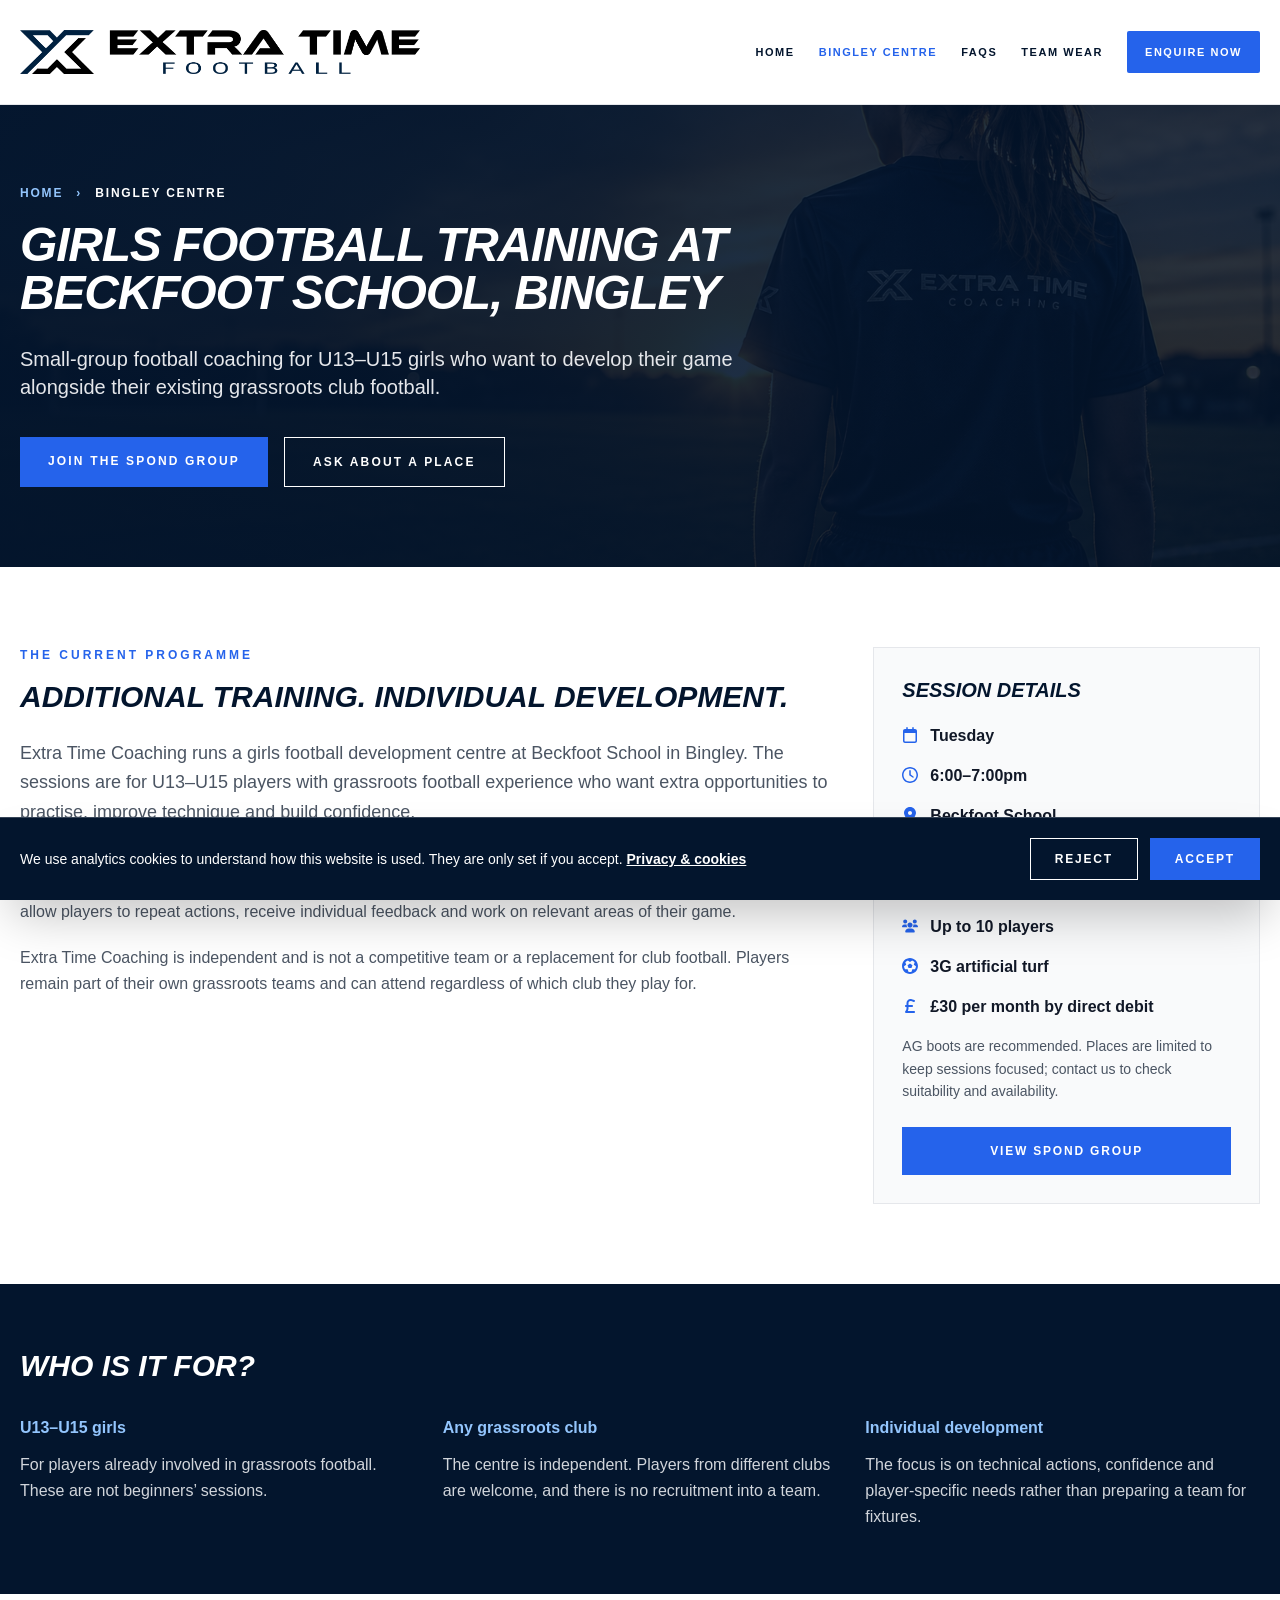
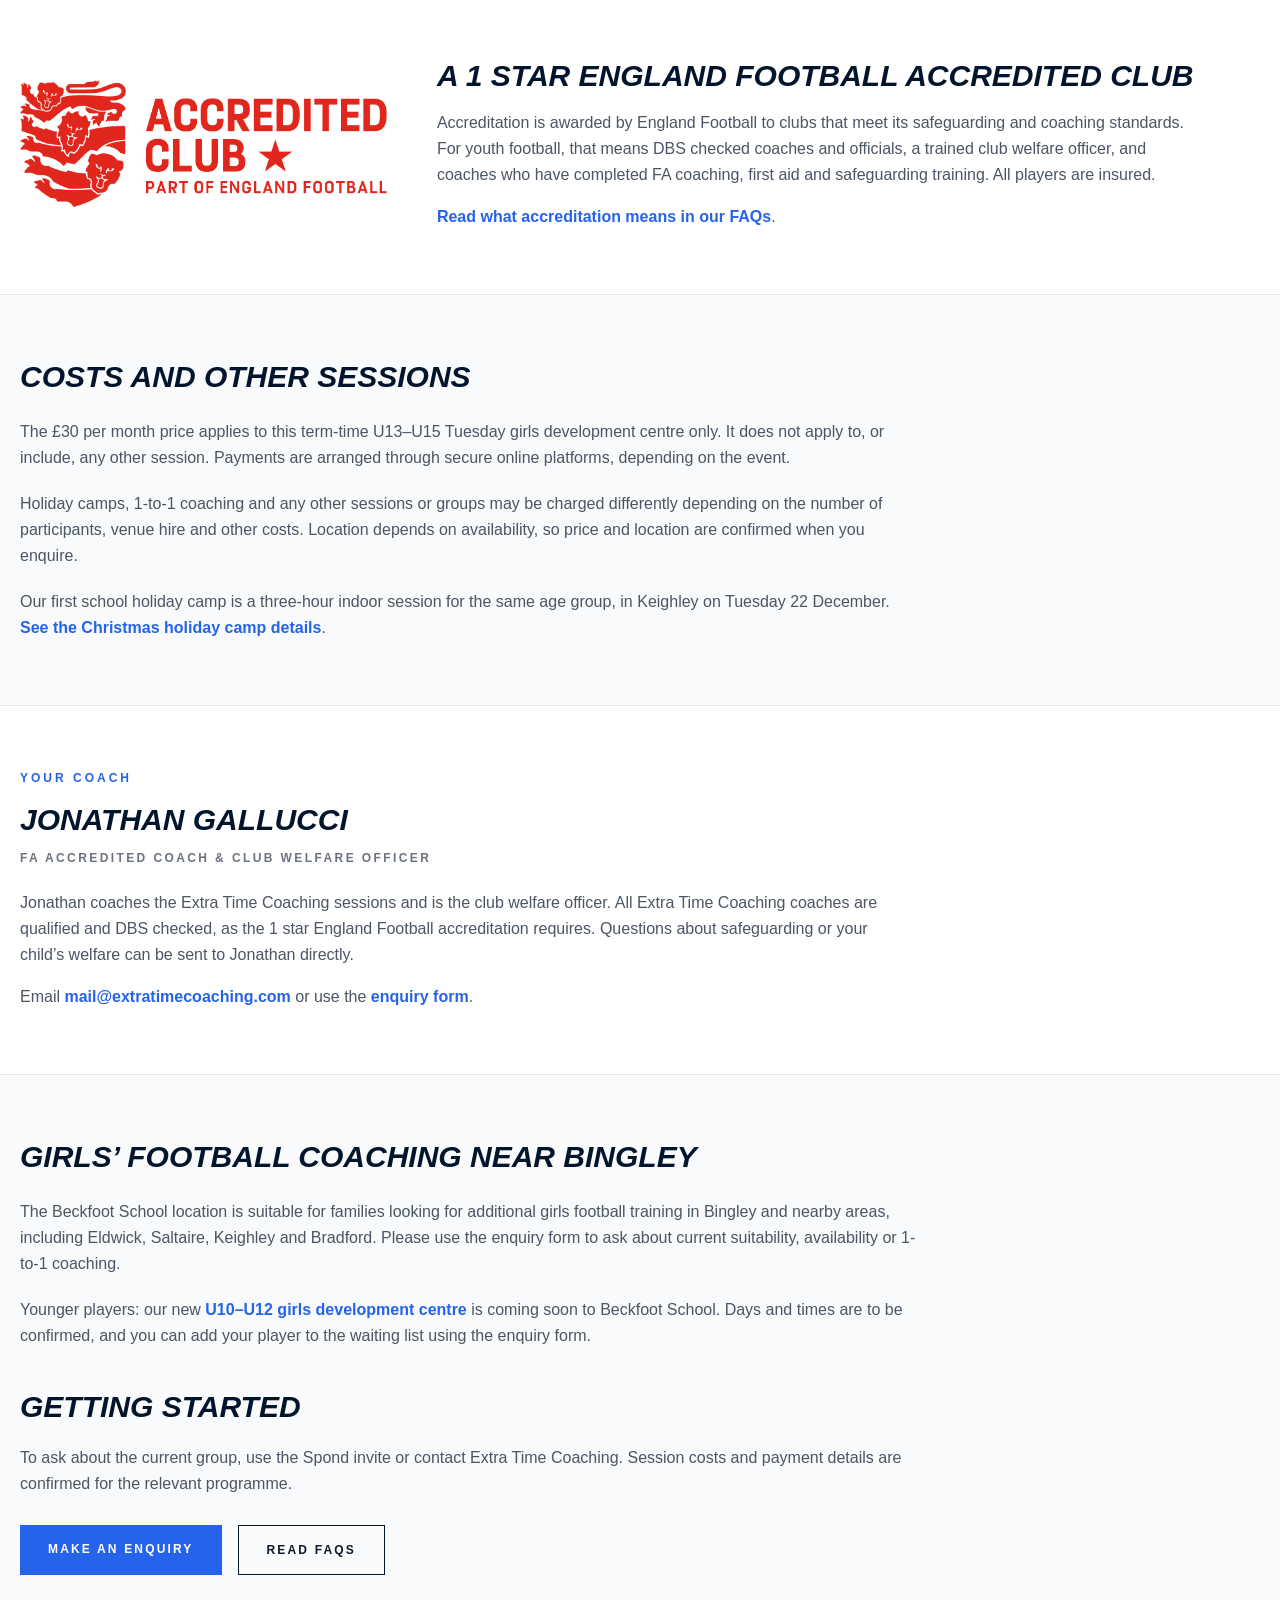
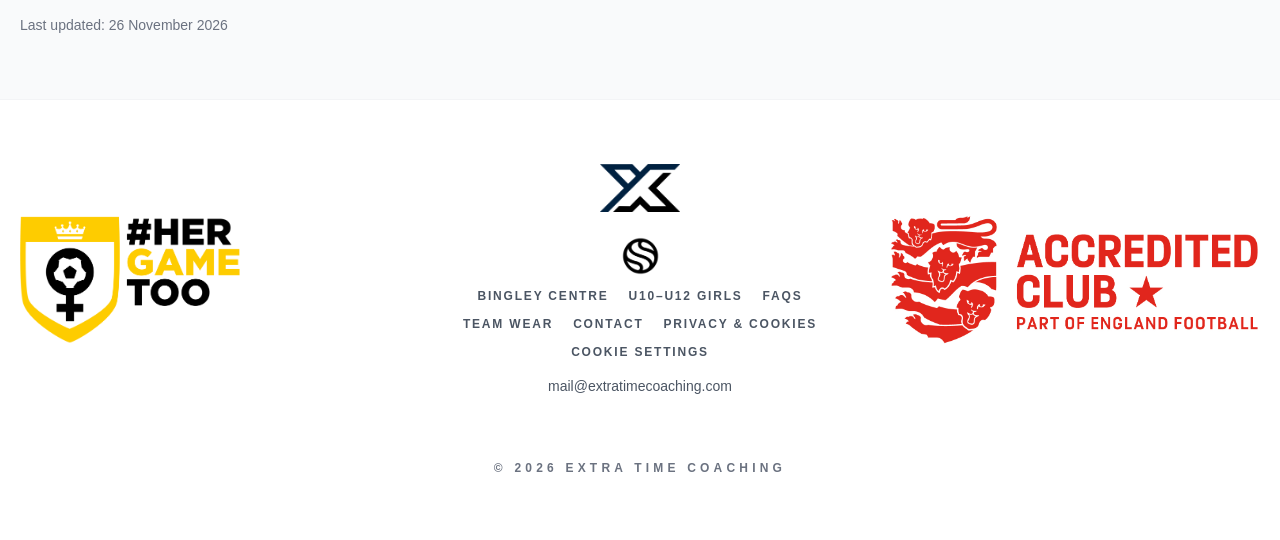
<file: bingley-girls-football-development.html>
<!DOCTYPE html>
<html lang="en-GB">
<head>
<meta charset="utf-8">
<meta name="viewport" content="width=device-width, initial-scale=1.0">
<meta name="theme-color" content="#03152d">
<title>U13–U15 Girls Football Training Bingley | Extra Time Coaching</title>
<meta name="description" content="Weekly small-group football training for U13–U15 girls at Beckfoot School, Bingley. Tuesdays 6–7pm, up to 10 players, alongside grassroots club football.">
<meta name="robots" content="index, follow, max-image-preview:large, max-snippet:-1">
<link rel="canonical" href="https://extratimecoaching.com/bingley-girls-football-development.html">
<link rel="icon" type="image/png" href="favicon.png">
<link rel="preload" as="image" href="hero-girl-player.png" fetchpriority="high">
<link rel="stylesheet" href="styles.css?v=20261113">
<script type="application/ld+json">




{
 "@context": "https://schema.org",
 "@graph": [
  {
   "@type": "SportsActivityLocation",
   "@id": "https://extratimecoaching.com/#organization",
   "name": "Extra Time Coaching",
   "url": "https://extratimecoaching.com/",
   "description": "1 star England Football accredited football coaching for girls: a weekly term-time U13–U15 development centre at Beckfoot School in Bingley, a U10–U12 centre coming soon (waiting list open), holiday camps in Keighley, 1-to-1 coaching and optional Joma team wear.",
   "image": "https://extratimecoaching.com/hero-girl-player.png",
   "logo": "https://extratimecoaching.com/LogoTight.png",
   "email": "mail@extratimecoaching.com",
   "address": {
    "@type": "PostalAddress",
    "streetAddress": "Wagon Lane",
    "addressLocality": "Bingley",
    "addressRegion": "West Yorkshire",
    "postalCode": "BD16 1EE",
    "addressCountry": "GB"
   },
   "areaServed": [
    "Bingley",
    "Keighley",
    "Bradford",
    "Eldwick",
    "Silsden",
    "Saltaire",
    "Skipton",
    "Burley",
    "Bolton Woods"
   ],
   "openingHoursSpecification": [
    {
     "@type": "OpeningHoursSpecification",
     "dayOfWeek": "Tuesday",
     "opens": "18:00",
     "closes": "19:00"
    }
   ],
   "employee": {
    "@id": "https://extratimecoaching.com/#coach"
   },
   "hasCredential": {
    "@type": "EducationalOccupationalCredential",
    "name": "England Football Accredited Club (1 star)",
    "credentialCategory": "certification",
    "recognizedBy": {
     "@type": "Organization",
     "name": "England Football"
    }
   },
   "alternateName": [
    "Extra Time Football"
   ],
   "location": [
    {
     "@type": "Place",
     "name": "Beckfoot School",
     "address": {
      "@type": "PostalAddress",
      "streetAddress": "Wagon Lane",
      "addressLocality": "Bingley",
      "addressRegion": "West Yorkshire",
      "postalCode": "BD16 1EE",
      "addressCountry": "GB"
     }
    },
    {
     "@type": "Place",
     "name": "Marley Activities and Coaching Centre",
     "address": {
      "@type": "PostalAddress",
      "streetAddress": "Aireworth Road",
      "addressLocality": "Keighley",
      "addressRegion": "West Yorkshire",
      "postalCode": "BD21 4DB",
      "addressCountry": "GB"
     }
    }
   ],
   "contactPoint": {
    "@type": "ContactPoint",
    "contactType": "customer service",
    "email": "mail@extratimecoaching.com",
    "url": "https://extratimecoaching.com/#enquiry",
    "availableLanguage": "English"
   },
   "knowsAbout": [
    "Girls football coaching",
    "U10–U12 girls football",
    "Grassroots football player development",
    "1-to-1 football coaching",
    "School holiday football camps",
    "Football safeguarding"
   ],
   "makesOffer": [
    {
     "@type": "Offer",
     "name": "U13–U15 Girls Football Development Centre (term time)",
     "description": "Weekly small-group football training, Tuesdays 6:00–7:00pm at Beckfoot School, Bingley. The price applies to this group only.",
     "priceSpecification": {
      "@type": "UnitPriceSpecification",
      "price": "30",
      "priceCurrency": "GBP",
      "unitCode": "MON"
     },
     "itemOffered": {
      "@type": "Service",
      "name": "U13–U15 Girls Football Development Centre",
      "serviceType": "Football coaching",
      "provider": {
       "@id": "https://extratimecoaching.com/#organization"
      },
      "areaServed": "Bingley",
      "audience": {
       "@type": "PeopleAudience",
       "audienceType": "Girls playing grassroots football",
       "suggestedGender": "female",
       "suggestedMinAge": 12,
       "suggestedMaxAge": 15
      }
     }
    },
    {
     "@type": "Offer",
     "name": "U10–U12 Girls Football Development Centre (waiting list)",
     "description": "Planned weekly small-group football training at Beckfoot School, Bingley. Days and times to be confirmed. Not yet open for booking: join the waiting list via the enquiry form.",
     "priceSpecification": {
      "@type": "UnitPriceSpecification",
      "price": "30",
      "priceCurrency": "GBP",
      "unitCode": "MON"
     },
     "itemOffered": {
      "@type": "Service",
      "name": "U10–U12 Girls Football Development Centre",
      "serviceType": "Football coaching",
      "provider": {
       "@id": "https://extratimecoaching.com/#organization"
      },
      "areaServed": "Bingley",
      "audience": {
       "@type": "PeopleAudience",
       "audienceType": "Girls aged 10 to 12",
       "suggestedGender": "female",
       "suggestedMinAge": 10,
       "suggestedMaxAge": 12
      }
     }
    },
    {
     "@type": "Offer",
     "name": "1-to-1 football coaching",
     "description": "Price and location depend on availability, participants and venue hire, and are confirmed on enquiry.",
     "itemOffered": {
      "@type": "Service",
      "name": "1-to-1 football coaching",
      "serviceType": "Football coaching",
      "provider": {
       "@id": "https://extratimecoaching.com/#organization"
      }
     }
    }
   ]
  },
  {
   "@type": "Person",
   "@id": "https://extratimecoaching.com/#coach",
   "name": "Jonathan Gallucci",
   "jobTitle": "FA Accredited Coach and Club Welfare Officer",
   "email": "mail@extratimecoaching.com",
   "worksFor": {
    "@id": "https://extratimecoaching.com/#organization"
   },
   "description": "FA accredited coach and club welfare officer at Extra Time Coaching.",
   "knowsAbout": [
    "Football coaching",
    "Safeguarding and welfare"
   ]
  },
  {
   "@type": "WebSite",
   "@id": "https://extratimecoaching.com/#website",
   "url": "https://extratimecoaching.com/",
   "name": "Extra Time Coaching",
   "publisher": {
    "@id": "https://extratimecoaching.com/#organization"
   },
   "inLanguage": "en-GB"
  },
  {
   "@type": "WebPage",
   "@id": "https://extratimecoaching.com/bingley-girls-football-development.html#webpage",
   "url": "https://extratimecoaching.com/bingley-girls-football-development.html",
   "name": "U13–U15 Girls Football Training Bingley | Extra Time Coaching",
   "description": "Weekly small-group football training for U13–U15 girls at Beckfoot School, Bingley. Tuesdays 6–7pm, up to 10 players, alongside grassroots club football.",
   "inLanguage": "en-GB",
   "dateModified": "2026-11-26",
   "isPartOf": {
    "@id": "https://extratimecoaching.com/#website"
   },
   "about": {
    "@id": "https://extratimecoaching.com/#organization"
   },
   "breadcrumb": {
    "@id": "https://extratimecoaching.com/bingley-girls-football-development.html#breadcrumb"
   }
  },
  {
   "@type": "BreadcrumbList",
   "@id": "https://extratimecoaching.com/bingley-girls-football-development.html#breadcrumb",
   "itemListElement": [
    {
     "@type": "ListItem",
     "position": 1,
     "name": "Home",
     "item": "https://extratimecoaching.com/"
    },
    {
     "@type": "ListItem",
     "position": 2,
     "name": "Bingley Centre",
     "item": "https://extratimecoaching.com/bingley-girls-football-development.html"
    }
   ]
  }
 ]
}




</script>
<script src="site.js?v=20261113" defer></script>
</head>
<body class="text-gray-900 bg-white">
<a href="#main" class="sr-only focus:not-sr-only focus:fixed focus:top-2 focus:left-2 focus:z-[2000] focus:bg-white focus:text-[#03152d] focus:px-4 focus:py-3 focus:font-black">Skip to content</a>
<nav class="site-nav" aria-label="Main navigation">
<div class="site-nav-inner">
<a href="/" aria-label="Extra Time Coaching home" class="site-logo"><img alt="Extra Time Coaching" src="LogoNameTight.png"></a>
<div class="desktop-navigation"><a href="/">Home</a><a href="bingley-girls-football-development.html" aria-current="page">Bingley Centre</a><a href="faqs.html">FAQs</a><a href="team-wear.html">Team Wear</a><a class="desktop-enquire" href="/#enquiry">Enquire Now</a></div>
<button id="mobile-menu-toggle" class="mobile-menu-toggle" type="button" aria-label="Open navigation menu" aria-controls="mobile-navigation" aria-expanded="false">
<svg id="mobile-menu-icon-open" xmlns="http://www.w3.org/2000/svg" width="24" height="24" viewBox="0 0 24 24" fill="none" stroke="currentColor" stroke-width="2" stroke-linecap="round" aria-hidden="true"><path d="M4 6h16M4 12h16M4 18h16"/></svg>
<svg id="mobile-menu-icon-close" xmlns="http://www.w3.org/2000/svg" width="24" height="24" viewBox="0 0 24 24" fill="none" stroke="currentColor" stroke-width="2" stroke-linecap="round" aria-hidden="true" hidden><path d="M6 6l12 12M18 6L6 18"/></svg>
</button>
</div>
<div id="mobile-navigation" class="mobile-navigation" aria-label="Mobile navigation" hidden><a href="/">Home</a><a href="bingley-girls-football-development.html" aria-current="page">Bingley Centre</a><a href="faqs.html">FAQs</a><a href="team-wear.html">Team Wear</a><a class="mobile-enquire" href="/#enquiry">Enquire Now</a></div>
</nav>
<main id="main">
<header class="hero text-white py-14 md:py-20 px-5">
<div class="max-w-7xl mx-auto">
<nav aria-label="Breadcrumb" class="text-xs uppercase tracking-[0.15em] font-black text-blue-300 mb-5"><a class="hover:text-white" href="/">Home</a> <span class="mx-2">›</span> <span class="text-white">Bingley Centre</span></nav>
<h1 class="text-4xl md:text-5xl font-black uppercase italic tracking-tight max-w-4xl mb-7">Girls Football Training at Beckfoot School, Bingley</h1>
<p class="text-gray-200 text-lg md:text-xl leading-relaxed max-w-3xl mb-9">Small-group football coaching for U13–U15 girls who want to develop their game alongside their existing grassroots club football.</p>
<div class="flex flex-wrap gap-4">
<a href="https://spond.com/invite/GVVXG" target="_blank" rel="noopener noreferrer" class="bg-blue-600 hover:bg-blue-700 text-white px-7 py-4 uppercase text-xs tracking-[0.18em] font-black">Join the Spond Group</a>
<a href="/#enquiry" class="border border-white hover:bg-white hover:text-[#03152d] px-7 py-4 uppercase text-xs tracking-[0.18em] font-black">Ask About a Place</a>
</div>
</div>
</header>

<section class="py-16 md:py-20 px-5">
<div class="max-w-7xl mx-auto grid md:grid-cols-3 gap-10">
<div class="md:col-span-2">
<p class="uppercase tracking-[0.25em] text-blue-600 text-xs font-black mb-4">The current programme</p>
<h2 class="font-black uppercase italic text-[#03152d] mb-6 text-2xl md:text-3xl">Additional training. Individual development.</h2>
<p class="text-gray-600 leading-relaxed text-lg mb-5">Extra Time Coaching runs a girls football development centre at Beckfoot School in Bingley. The sessions are for U13–U15 players with grassroots football experience who want extra opportunities to practise, improve technique and build confidence.</p>
<p class="text-gray-600 leading-relaxed mb-5">Sessions are shaped around the players attending. Development themes can include passing and receiving, scanning and movement, ball mastery, 1v1s, striking, defending, shielding and decision making. Small groups allow players to repeat actions, receive individual feedback and work on relevant areas of their game.</p>
<p class="text-gray-600 leading-relaxed">Extra Time Coaching is independent and is not a competitive team or a replacement for club football. Players remain part of their own grassroots teams and can attend regardless of which club they play for.</p>
</div>
<aside class="bg-gray-50 border border-gray-200 p-7 h-fit" aria-labelledby="details-heading">
<h2 id="details-heading" class="text-xl font-black uppercase italic text-[#03152d] mb-5">Session details</h2>
<p class="mb-4"><svg class="icon text-blue-600 mr-3" aria-hidden="true" focusable="false"><use href="#i-calendar-r"/></svg><strong>Tuesday</strong></p>
<p class="mb-4"><svg class="icon text-blue-600 mr-3" aria-hidden="true" focusable="false"><use href="#i-clock-r"/></svg><strong>6:00–7:00pm</strong></p>
<p class="mb-2"><svg class="icon text-blue-600 mr-3" aria-hidden="true" focusable="false"><use href="#i-location-dot"/></svg><strong>Beckfoot School</strong></p>
<p class="text-gray-600 text-sm leading-relaxed ml-7 mb-4">Wagon Lane, Bingley, Bradford, BD16 1EE</p>
<p class="mb-4"><svg class="icon text-blue-600 mr-3" aria-hidden="true" focusable="false"><use href="#i-user-check"/></svg><strong>U13–U15 girls</strong></p>
<p class="mb-4"><svg class="icon text-blue-600 mr-3" aria-hidden="true" focusable="false"><use href="#i-users"/></svg><strong>Up to 10 players</strong></p>
<p class="mb-4"><svg class="icon text-blue-600 mr-3" aria-hidden="true" focusable="false"><use href="#i-futbol"/></svg><strong>3G artificial turf</strong></p>
<p class="mb-4"><svg class="icon text-blue-600 mr-3" aria-hidden="true" focusable="false"><use href="#i-sterling-sign"/></svg><strong>£30 per month by direct debit</strong></p>
<p class="text-gray-600 text-sm leading-relaxed mb-6">AG boots are recommended. Places are limited to keep sessions focused; contact us to check suitability and availability.</p>
<a href="https://spond.com/invite/GVVXG" target="_blank" rel="noopener noreferrer" class="block text-center bg-blue-600 hover:bg-blue-700 text-white px-5 py-4 uppercase text-xs tracking-[0.15em] font-black">View Spond Group</a>
</aside>
</div>
</section>

<section class="bg-[#03152d] text-white py-16 px-5" aria-labelledby="who-heading">
<div class="max-w-7xl mx-auto">
<h2 id="who-heading" class="font-black uppercase italic mb-8 text-2xl md:text-3xl">Who is it for?</h2>
<div class="grid md:grid-cols-3 gap-7">
<div><h3 class="font-black text-blue-300 mb-3">U13–U15 girls</h3><p class="text-gray-300 leading-relaxed">For players already involved in grassroots football. These are not beginners’ sessions.</p></div>
<div><h3 class="font-black text-blue-300 mb-3">Any grassroots club</h3><p class="text-gray-300 leading-relaxed">The centre is independent. Players from different clubs are welcome, and there is no recruitment into a team.</p></div>
<div><h3 class="font-black text-blue-300 mb-3">Individual development</h3><p class="text-gray-300 leading-relaxed">The focus is on technical actions, confidence and player-specific needs rather than preparing a team for fixtures.</p></div>
</div>
</div>
</section>

<section class="py-16 px-5" aria-labelledby="accred-heading">
<div class="max-w-7xl mx-auto flex flex-col md:flex-row items-center gap-8 md:gap-12">
<img alt="England Football Accredited Club, 1 star" class="h-28 md:h-32 object-contain flex-none" src="EnglandFootball_AccClub_1star_red.jpg" loading="lazy" decoding="async">
<div class="max-w-3xl">
<h2 id="accred-heading" class="font-black uppercase italic text-[#03152d] mb-4 text-2xl md:text-3xl">A 1 star England Football accredited club</h2>
<p class="text-gray-600 leading-relaxed mb-4">Accreditation is awarded by England Football to clubs that meet its safeguarding and coaching standards. For youth football, that means DBS checked coaches and officials, a trained club welfare officer, and coaches who have completed FA coaching, first aid and safeguarding training. All players are insured.</p>
<p class="text-gray-600 leading-relaxed"><a class="text-blue-600 font-black hover:underline" href="faqs.html#faq-9">Read what accreditation means in our FAQs</a>.</p>
</div>
</div>
</section>

<section class="bg-gray-50 border-y border-gray-200 py-16 px-5" aria-labelledby="costs-heading">
<div class="max-w-7xl mx-auto"><div class="max-w-4xl">
<h2 id="costs-heading" class="font-black uppercase italic text-[#03152d] mb-6 text-2xl md:text-3xl">Costs and other sessions</h2>
<p class="text-gray-600 leading-relaxed mb-5">The £30 per month price applies to this term-time U13–U15 Tuesday girls development centre only. It does not apply to, or include, any other session. Payments are arranged through secure online platforms, depending on the event.</p>
<p class="text-gray-600 leading-relaxed">Holiday camps, 1-to-1 coaching and any other sessions or groups may be charged differently depending on the number of participants, venue hire and other costs. Location depends on availability, so price and location are confirmed when you enquire.</p>
<p class="text-gray-600 leading-relaxed mt-5">Our first school holiday camp is a three-hour indoor session for the same age group, in Keighley on Tuesday 22 December. <a class="text-blue-600 font-black hover:underline" href="girls-football-holiday-camp-keighley.html">See the Christmas holiday camp details</a>.</p>
</div></div>
</section>

<section class="py-16 px-5" aria-labelledby="coach-heading">
<div class="max-w-7xl mx-auto"><div class="max-w-4xl">
<p class="uppercase tracking-[0.25em] text-blue-600 text-xs font-black mb-4">Your coach</p>
<h2 id="coach-heading" class="font-black uppercase italic text-[#03152d] mb-3 text-2xl md:text-3xl">Jonathan Gallucci</h2>
<p class="uppercase tracking-[0.2em] text-xs font-black text-gray-500 mb-6">FA Accredited Coach &amp; Club Welfare Officer</p>
<p class="text-gray-600 leading-relaxed mb-4">Jonathan coaches the Extra Time Coaching sessions and is the club welfare officer. All Extra Time Coaching coaches are qualified and DBS checked, as the 1 star England Football accreditation requires. Questions about safeguarding or your child’s welfare can be sent to Jonathan directly.</p>
<p class="text-gray-600 leading-relaxed">Email <a class="text-blue-600 font-black hover:underline" href="mailto:mail@extratimecoaching.com">mail@extratimecoaching.com</a> or use the <a class="text-blue-600 font-black hover:underline" href="/#enquiry">enquiry form</a>.</p>
</div></div>
</section>

<section class="bg-gray-50 border-t border-gray-200 py-16 px-5" aria-labelledby="near-heading">
<div class="max-w-7xl mx-auto"><div class="max-w-4xl">
<h2 id="near-heading" class="font-black uppercase italic text-[#03152d] mb-6 text-2xl md:text-3xl">Girls’ football coaching near Bingley</h2>
<p class="text-gray-600 leading-relaxed mb-5">The Beckfoot School location is suitable for families looking for additional girls football training in Bingley and nearby areas, including Eldwick, Saltaire, Keighley and Bradford. Please use the enquiry form to ask about current suitability, availability or 1-to-1 coaching.</p>
<p class="text-gray-600 leading-relaxed mb-5">Younger players: our new <a class="text-blue-600 font-black hover:underline" href="girls-football-u10-u12-bingley.html">U10–U12 girls development centre</a> is coming soon to Beckfoot School. Days and times are to be confirmed, and you can add your player to the waiting list using the enquiry form.</p>
<h2 class="text-2xl font-black uppercase italic text-[#03152d] mt-10 mb-5 md:text-3xl">Getting started</h2>
<p class="text-gray-600 leading-relaxed mb-7">To ask about the current group, use the Spond invite or contact Extra Time Coaching. Session costs and payment details are confirmed for the relevant programme.</p>
<div class="flex flex-wrap gap-4">
<a href="/#enquiry" class="bg-blue-600 hover:bg-blue-700 text-white px-7 py-4 uppercase text-xs tracking-[0.18em] font-black">Make an enquiry</a>
<a href="faqs.html" class="border border-[#03152d] hover:bg-[#03152d] hover:text-white px-7 py-4 uppercase text-xs tracking-[0.18em] font-black">Read FAQs</a>
</div>
<p class="text-sm text-gray-500 mt-10">Last updated: 26 November 2026</p>
</div></div>
</section>

</main>
<footer class="bg-white py-16 px-5 border-t border-gray-100">
<div class="max-w-7xl mx-auto">
<div class="flex flex-col md:flex-row items-center justify-between gap-12">
<div class="flex-1 flex justify-center md:justify-start"><img alt="Her Game Too" class="h-24 md:h-32 object-contain" src="HGT LOGO_BADGE_FULL.png" loading="lazy" decoding="async"></div>
<div class="flex-1 flex flex-col items-center">
<img alt="Extra Time Coaching" class="h-12 mb-6" src="LogoTight.png" loading="lazy" decoding="async">
<div class="flex items-center gap-8">
<a class="hover:opacity-70 transition" href="https://spond.com/invite/GVVXG" target="_blank" rel="noopener noreferrer"><img alt="Join our Spond group" class="w-10 h-10" src="Spond.png" loading="lazy" decoding="async"></a>
</div>
<div class="flex flex-wrap justify-center gap-x-5 gap-y-3 text-xs uppercase tracking-[0.15em] font-black mt-3">
<a class="text-gray-600 hover:text-blue-600" href="bingley-girls-football-development.html">Bingley Centre</a>
<a class="text-gray-600 hover:text-blue-600" href="girls-football-u10-u12-bingley.html">U10–U12 Girls</a>
<a class="text-gray-600 hover:text-blue-600" href="faqs.html">FAQs</a>
<a class="text-gray-600 hover:text-blue-600" href="team-wear.html">Team Wear</a>
<a class="text-gray-600 hover:text-blue-600" href="/#enquiry">Contact</a>
<a class="text-gray-600 hover:text-blue-600" href="privacy.html">Privacy &amp; Cookies</a>
<button type="button" data-cookie-settings class="text-gray-600 hover:text-blue-600 uppercase tracking-[0.15em] font-black">Cookie Settings</button>
</div>
<p class="text-sm text-gray-600 mt-4"><a class="hover:text-blue-600" href="mailto:mail@extratimecoaching.com">mail@extratimecoaching.com</a></p>
</div>
<div class="flex-1 flex justify-center md:justify-end"><img alt="England Football Accredited Club" class="h-24 md:h-32 object-contain" src="EnglandFootball_AccClub_1star_red.jpg" loading="lazy" decoding="async"></div>
</div>
<div class="mt-16 text-center"><p class="text-xs uppercase tracking-[0.35em] text-gray-500 font-black">© 2026 Extra Time Coaching</p></div>
</div>
</footer>
<svg width="0" height="0" style="position:absolute" aria-hidden="true" focusable="false"><symbol id="i-calendar-r" viewBox="0 0 448 512"><path d="M152 64H296V24C296 10.75 306.7 0 320 0C333.3 0 344 10.75 344 24V64H384C419.3 64 448 92.65 448 128V448C448 483.3 419.3 512 384 512H64C28.65 512 0 483.3 0 448V128C0 92.65 28.65 64 64 64H104V24C104 10.75 114.7 0 128 0C141.3 0 152 10.75 152 24V64zM48 448C48 456.8 55.16 464 64 464H384C392.8 464 400 456.8 400 448V192H48V448z"/></symbol><symbol id="i-clock-r" viewBox="0 0 512 512"><path d="M232 120C232 106.7 242.7 96 256 96C269.3 96 280 106.7 280 120V243.2L365.3 300C376.3 307.4 379.3 322.3 371.1 333.3C364.6 344.3 349.7 347.3 338.7 339.1L242.7 275.1C236 271.5 232 264 232 255.1L232 120zM256 0C397.4 0 512 114.6 512 256C512 397.4 397.4 512 256 512C114.6 512 0 397.4 0 256C0 114.6 114.6 0 256 0zM48 256C48 370.9 141.1 464 256 464C370.9 464 464 370.9 464 256C464 141.1 370.9 48 256 48C141.1 48 48 141.1 48 256z"/></symbol><symbol id="i-futbol" viewBox="0 0 512 512"><path d="M177.1 228.6L207.9 320h96.5l29.62-91.38L256 172.1L177.1 228.6zM255.1 0C114.6 0 .0001 114.6 .0001 256S114.6 512 256 512s255.1-114.6 255.1-255.1S397.4 0 255.1 0zM416.6 360.9l-85.4-1.297l-25.15 81.59C290.1 445.5 273.4 448 256 448s-34.09-2.523-50.09-6.859L180.8 359.6l-85.4 1.297c-18.12-27.66-29.15-60.27-30.88-95.31L134.3 216.4L106.6 135.6c21.16-26.21 49.09-46.61 81.06-58.84L256 128l68.29-51.22c31.98 12.23 59.9 32.64 81.06 58.84L377.7 216.4l69.78 49.1C445.8 300.6 434.8 333.2 416.6 360.9z"/></symbol><symbol id="i-location-dot" viewBox="0 0 384 512"><path d="M168.3 499.2C116.1 435 0 279.4 0 192C0 85.96 85.96 0 192 0C298 0 384 85.96 384 192C384 279.4 267 435 215.7 499.2C203.4 514.5 180.6 514.5 168.3 499.2H168.3zM192 256C227.3 256 256 227.3 256 192C256 156.7 227.3 128 192 128C156.7 128 128 156.7 128 192C128 227.3 156.7 256 192 256z"/></symbol><symbol id="i-user-check" viewBox="0 0 640 512"><path d="M274.7 304H173.3C77.61 304 0 381.6 0 477.3C0 496.5 15.52 512 34.66 512H413.3C432.5 512 448 496.5 448 477.3C448 381.6 370.4 304 274.7 304zM224 256c70.7 0 128-57.31 128-128S294.7 0 224 0C153.3 0 96 57.31 96 128S153.3 256 224 256zM632.3 134.4c-9.703-9-24.91-8.453-33.92 1.266l-87.05 93.75l-38.39-38.39c-9.375-9.375-24.56-9.375-33.94 0s-9.375 24.56 0 33.94l56 56C499.5 285.5 505.6 288 512 288h.4375c6.531-.125 12.72-2.891 17.16-7.672l104-112C642.6 158.6 642 143.4 632.3 134.4z"/></symbol><symbol id="i-users" viewBox="0 0 640 512"><path d="M319.9 320c57.41 0 103.1-46.56 103.1-104c0-57.44-46.54-104-103.1-104c-57.41 0-103.1 46.56-103.1 104C215.9 273.4 262.5 320 319.9 320zM369.9 352H270.1C191.6 352 128 411.7 128 485.3C128 500.1 140.7 512 156.4 512h327.2C499.3 512 512 500.1 512 485.3C512 411.7 448.4 352 369.9 352zM512 160c44.18 0 80-35.82 80-80S556.2 0 512 0c-44.18 0-80 35.82-80 80S467.8 160 512 160zM183.9 216c0-5.449 .9824-10.63 1.609-15.91C174.6 194.1 162.6 192 149.9 192H88.08C39.44 192 0 233.8 0 285.3C0 295.6 7.887 304 17.62 304h199.5C196.7 280.2 183.9 249.7 183.9 216zM128 160c44.18 0 80-35.82 80-80S172.2 0 128 0C83.82 0 48 35.82 48 80S83.82 160 128 160zM551.9 192h-61.84c-12.8 0-24.88 3.037-35.86 8.24C454.8 205.5 455.8 210.6 455.8 216c0 33.71-12.78 64.21-33.16 88h199.7C632.1 304 640 295.6 640 285.3C640 233.8 600.6 192 551.9 192z"/></symbol><symbol id="i-sterling-sign" viewBox="0 0 320 512"><path d="M112 223.1H224C241.7 223.1 256 238.3 256 255.1C256 273.7 241.7 287.1 224 287.1H112V332.5C112 361.5 104.1 389.1 89.2 414.9L88.52 416H288C305.7 416 320 430.3 320 448C320 465.7 305.7 480 288 480H32C20.47 480 9.834 473.8 4.154 463.8C-1.527 453.7-1.371 441.4 4.56 431.5L34.32 381.9C43.27 367 48 349.9 48 332.5V288H32C14.33 288 0 273.7 0 256C0 238.3 14.33 224 32 224H48V160.4C48 89.47 105.5 32 176.4 32C190.2 32 203.9 34.22 216.1 38.59L298.1 65.64C314.9 71.23 323.9 89.35 318.4 106.1C312.8 122.9 294.6 131.9 277.9 126.4L196.7 99.3C190.2 97.12 183.3 96 176.4 96C140.8 96 112 124.8 112 160.4V223.1z"/></symbol></svg>

</body>
</html>
</file>
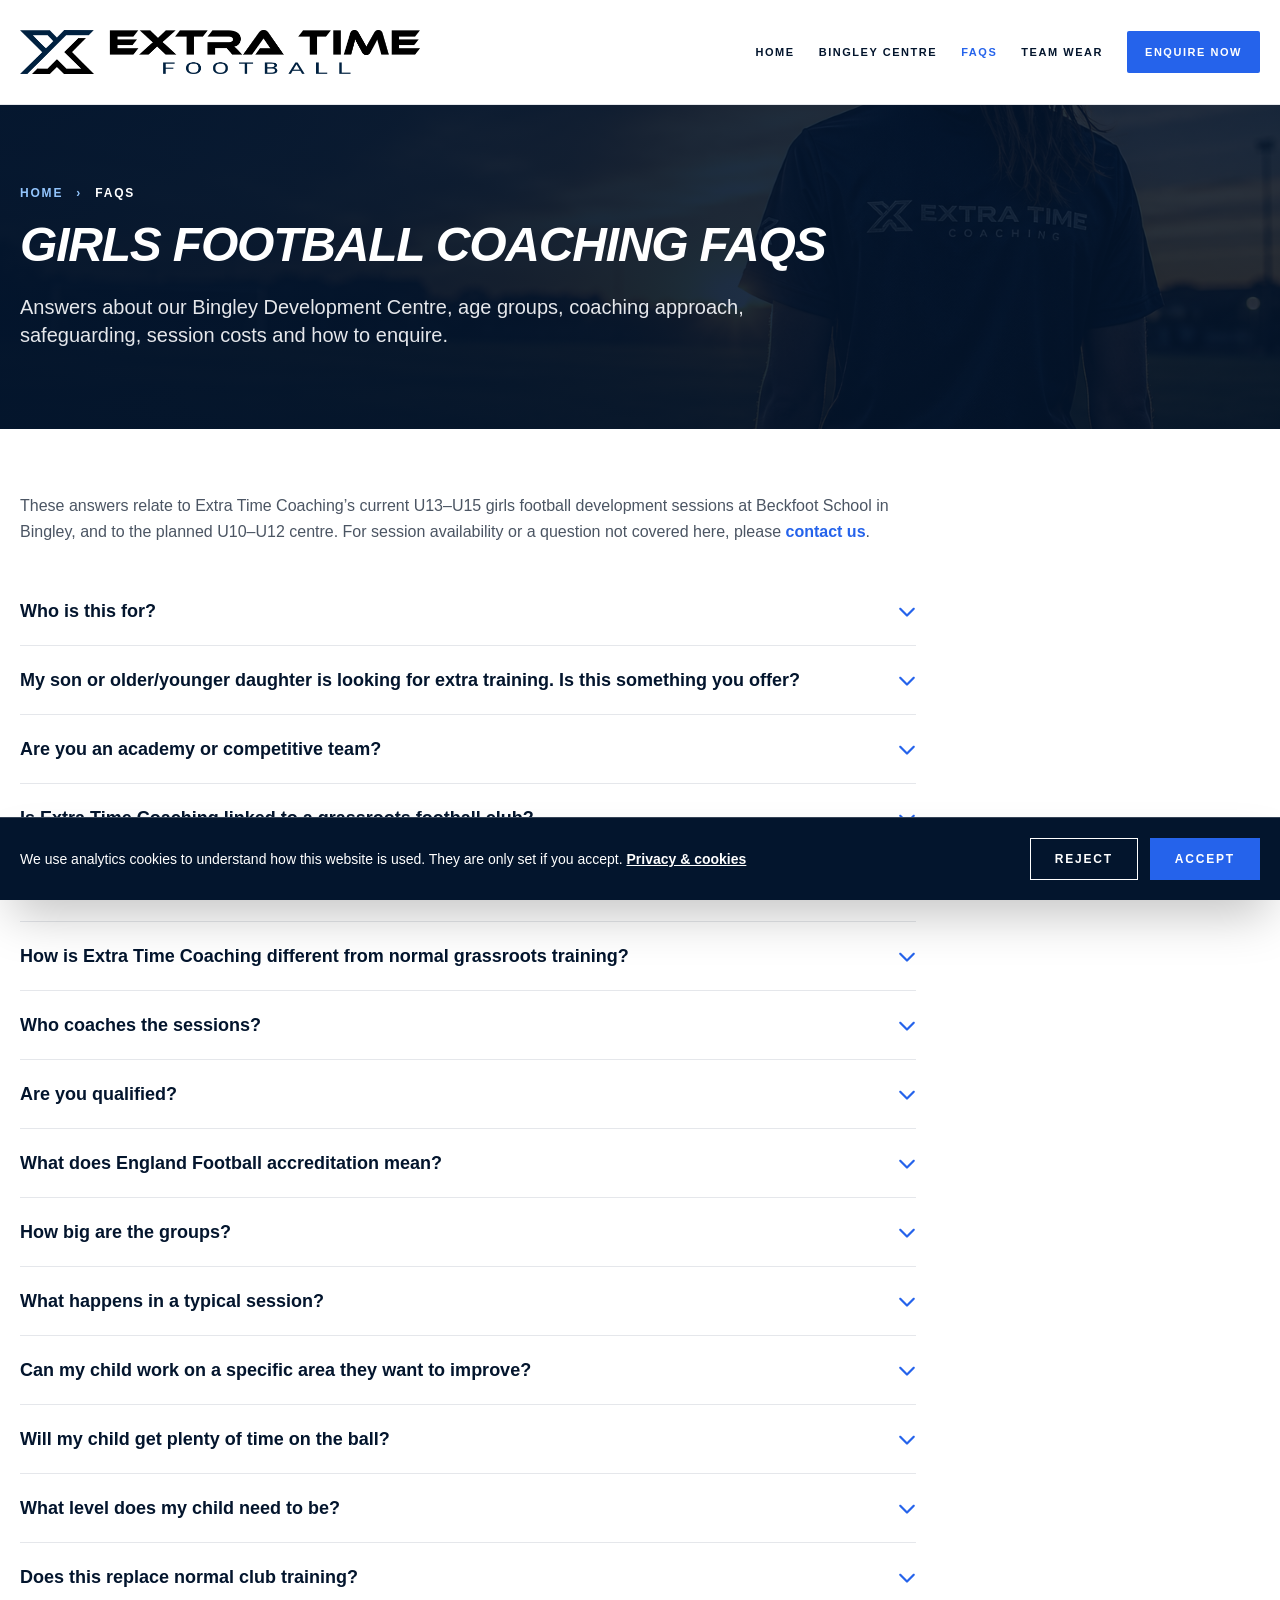
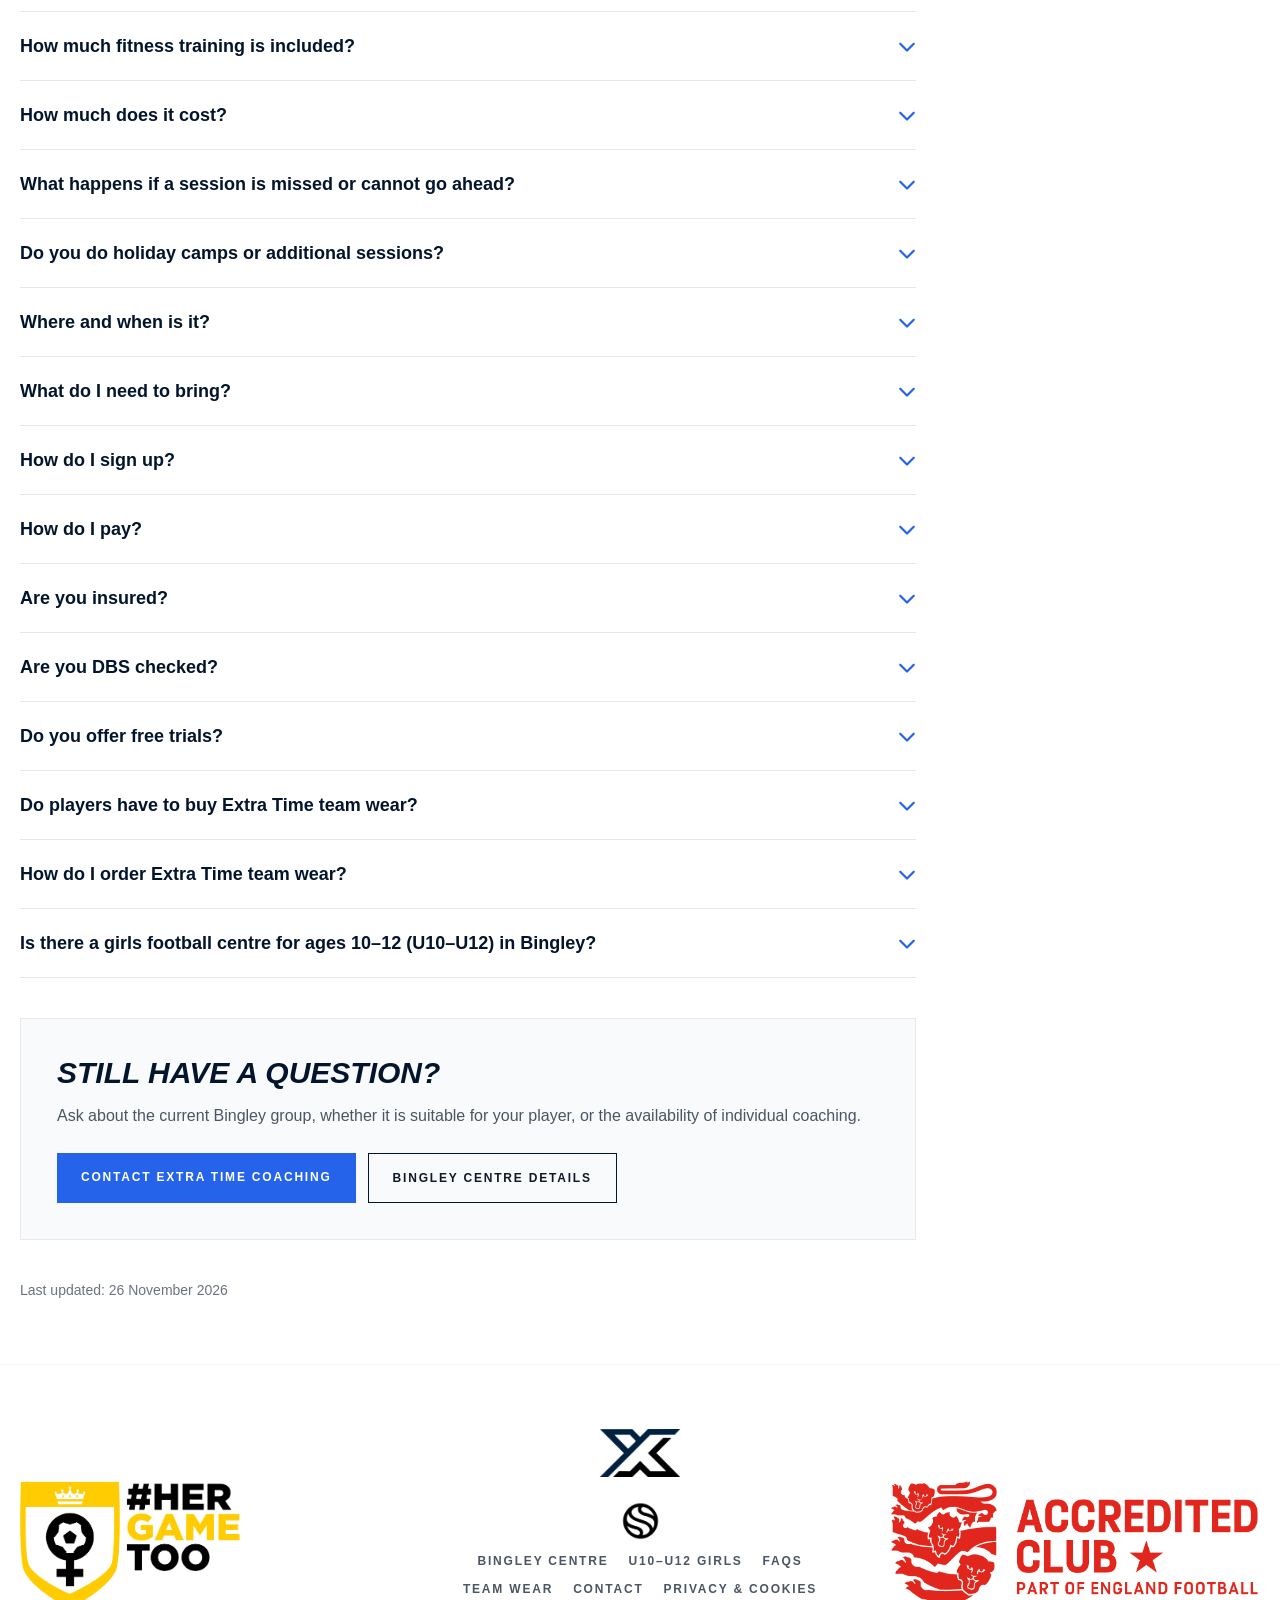
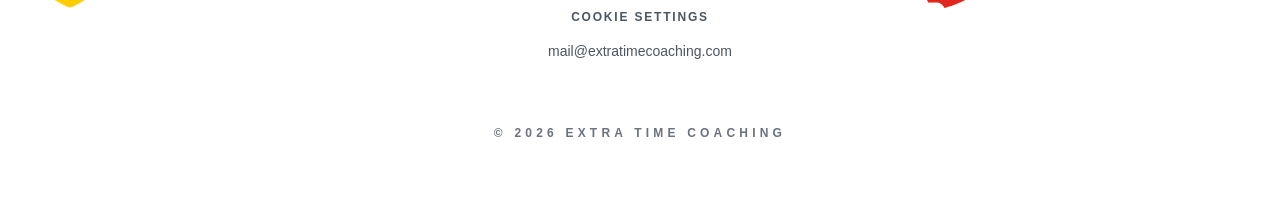
<file: faqs.html>
<!DOCTYPE html>
<html lang="en-GB">
<head>
<meta charset="utf-8">
<meta name="viewport" content="width=device-width, initial-scale=1.0">
<meta name="theme-color" content="#03152d">
<title>Girls Football Coaching FAQs | Extra Time Coaching Bingley</title>
<meta name="description" content="Answers about Extra Time Coaching&#x27;s U13–U15 girls football sessions in Bingley: who it&#x27;s for, group size, costs, safeguarding, insurance and how to join.">
<meta name="robots" content="index, follow, max-image-preview:large, max-snippet:-1">
<link rel="canonical" href="https://extratimecoaching.com/faqs.html">
<link rel="icon" type="image/png" href="favicon.png">
<link rel="preload" as="image" href="hero-girl-player.png" fetchpriority="high">
<link rel="stylesheet" href="styles.css?v=20261113">
<script type="application/ld+json">








{
 "@context": "https://schema.org",
 "@graph": [
  {
   "@type": "SportsActivityLocation",
   "@id": "https://extratimecoaching.com/#organization",
   "name": "Extra Time Coaching",
   "url": "https://extratimecoaching.com/",
   "description": "1 star England Football accredited football coaching for girls: a weekly term-time U13–U15 development centre at Beckfoot School in Bingley, a U10–U12 centre coming soon (waiting list open), holiday camps in Keighley, 1-to-1 coaching and optional Joma team wear.",
   "image": "https://extratimecoaching.com/hero-girl-player.png",
   "logo": "https://extratimecoaching.com/LogoTight.png",
   "email": "mail@extratimecoaching.com",
   "address": {
    "@type": "PostalAddress",
    "streetAddress": "Wagon Lane",
    "addressLocality": "Bingley",
    "addressRegion": "West Yorkshire",
    "postalCode": "BD16 1EE",
    "addressCountry": "GB"
   },
   "areaServed": [
    "Bingley",
    "Keighley",
    "Bradford",
    "Eldwick",
    "Silsden",
    "Saltaire",
    "Skipton",
    "Burley",
    "Bolton Woods"
   ],
   "openingHoursSpecification": [
    {
     "@type": "OpeningHoursSpecification",
     "dayOfWeek": "Tuesday",
     "opens": "18:00",
     "closes": "19:00"
    }
   ],
   "employee": {
    "@id": "https://extratimecoaching.com/#coach"
   },
   "hasCredential": {
    "@type": "EducationalOccupationalCredential",
    "name": "England Football Accredited Club (1 star)",
    "credentialCategory": "certification",
    "recognizedBy": {
     "@type": "Organization",
     "name": "England Football"
    }
   },
   "alternateName": [
    "Extra Time Football"
   ],
   "location": [
    {
     "@type": "Place",
     "name": "Beckfoot School",
     "address": {
      "@type": "PostalAddress",
      "streetAddress": "Wagon Lane",
      "addressLocality": "Bingley",
      "addressRegion": "West Yorkshire",
      "postalCode": "BD16 1EE",
      "addressCountry": "GB"
     }
    },
    {
     "@type": "Place",
     "name": "Marley Activities and Coaching Centre",
     "address": {
      "@type": "PostalAddress",
      "streetAddress": "Aireworth Road",
      "addressLocality": "Keighley",
      "addressRegion": "West Yorkshire",
      "postalCode": "BD21 4DB",
      "addressCountry": "GB"
     }
    }
   ],
   "contactPoint": {
    "@type": "ContactPoint",
    "contactType": "customer service",
    "email": "mail@extratimecoaching.com",
    "url": "https://extratimecoaching.com/#enquiry",
    "availableLanguage": "English"
   },
   "knowsAbout": [
    "Girls football coaching",
    "U10–U12 girls football",
    "Grassroots football player development",
    "1-to-1 football coaching",
    "School holiday football camps",
    "Football safeguarding"
   ],
   "makesOffer": [
    {
     "@type": "Offer",
     "name": "U13–U15 Girls Football Development Centre (term time)",
     "description": "Weekly small-group football training, Tuesdays 6:00–7:00pm at Beckfoot School, Bingley. The price applies to this group only.",
     "priceSpecification": {
      "@type": "UnitPriceSpecification",
      "price": "30",
      "priceCurrency": "GBP",
      "unitCode": "MON"
     },
     "itemOffered": {
      "@type": "Service",
      "name": "U13–U15 Girls Football Development Centre",
      "serviceType": "Football coaching",
      "provider": {
       "@id": "https://extratimecoaching.com/#organization"
      },
      "areaServed": "Bingley",
      "audience": {
       "@type": "PeopleAudience",
       "audienceType": "Girls playing grassroots football",
       "suggestedGender": "female",
       "suggestedMinAge": 12,
       "suggestedMaxAge": 15
      }
     }
    },
    {
     "@type": "Offer",
     "name": "U10–U12 Girls Football Development Centre (waiting list)",
     "description": "Planned weekly small-group football training at Beckfoot School, Bingley. Days and times to be confirmed. Not yet open for booking: join the waiting list via the enquiry form.",
     "priceSpecification": {
      "@type": "UnitPriceSpecification",
      "price": "30",
      "priceCurrency": "GBP",
      "unitCode": "MON"
     },
     "itemOffered": {
      "@type": "Service",
      "name": "U10–U12 Girls Football Development Centre",
      "serviceType": "Football coaching",
      "provider": {
       "@id": "https://extratimecoaching.com/#organization"
      },
      "areaServed": "Bingley",
      "audience": {
       "@type": "PeopleAudience",
       "audienceType": "Girls aged 10 to 12",
       "suggestedGender": "female",
       "suggestedMinAge": 10,
       "suggestedMaxAge": 12
      }
     }
    },
    {
     "@type": "Offer",
     "name": "1-to-1 football coaching",
     "description": "Price and location depend on availability, participants and venue hire, and are confirmed on enquiry.",
     "itemOffered": {
      "@type": "Service",
      "name": "1-to-1 football coaching",
      "serviceType": "Football coaching",
      "provider": {
       "@id": "https://extratimecoaching.com/#organization"
      }
     }
    }
   ]
  },
  {
   "@type": "Person",
   "@id": "https://extratimecoaching.com/#coach",
   "name": "Jonathan Gallucci",
   "jobTitle": "FA Accredited Coach and Club Welfare Officer",
   "email": "mail@extratimecoaching.com",
   "worksFor": {
    "@id": "https://extratimecoaching.com/#organization"
   },
   "description": "FA accredited coach and club welfare officer at Extra Time Coaching.",
   "knowsAbout": [
    "Football coaching",
    "Safeguarding and welfare"
   ]
  },
  {
   "@type": "WebSite",
   "@id": "https://extratimecoaching.com/#website",
   "url": "https://extratimecoaching.com/",
   "name": "Extra Time Coaching",
   "publisher": {
    "@id": "https://extratimecoaching.com/#organization"
   },
   "inLanguage": "en-GB"
  },
  {
   "@type": "FAQPage",
   "@id": "https://extratimecoaching.com/faqs.html#webpage",
   "url": "https://extratimecoaching.com/faqs.html",
   "name": "Girls Football Coaching FAQs | Extra Time Coaching Bingley",
   "description": "Answers about Extra Time Coaching's U13–U15 girls football sessions in Bingley: who it's for, group size, costs, safeguarding, insurance and how to join.",
   "inLanguage": "en-GB",
   "dateModified": "2026-11-26",
   "isPartOf": {
    "@id": "https://extratimecoaching.com/#website"
   },
   "about": {
    "@id": "https://extratimecoaching.com/#organization"
   },
   "breadcrumb": {
    "@id": "https://extratimecoaching.com/faqs.html#breadcrumb"
   },
   "mainEntity": [
    {
     "@type": "Question",
     "name": "Who is this for?",
     "acceptedAnswer": {
      "@type": "Answer",
      "text": "We are currently offering small group focused development sessions for U13–U15 girls. A new U10–U12 girls development centre is coming soon: see the U10–U12 centre page and add your player to the waiting list using the enquiry form."
     }
    },
    {
     "@type": "Question",
     "name": "My son or older/younger daughter is looking for extra training. Is this something you offer?",
     "acceptedAnswer": {
      "@type": "Answer",
      "text": "At the moment, we have a development group for U13–U15 girls, and a new U10–U12 girls development centre is coming soon, with a waiting list open. If there is enough interest, we could also run additional sessions for boys, mixed groups or other age groups. Please get in touch to register your interest and find out what options may be available. We also offer 1-to-1 training sessions."
     }
    },
    {
     "@type": "Question",
     "name": "Are you an academy or competitive team?",
     "acceptedAnswer": {
      "@type": "Answer",
      "text": "No. Extra Time Coaching is an independent player development centre, not an academy or competitive football team. We do not select players to form a team, organise competitive fixtures or recruit players away from their existing grassroots clubs. Players can continue playing for their own grassroots club while using Extra Time Coaching for additional individual development."
     }
    },
    {
     "@type": "Question",
     "name": "Is Extra Time Coaching linked to a grassroots football club?",
     "acceptedAnswer": {
      "@type": "Answer",
      "text": "Extra Time Coaching is independent and is not affiliated with or operated by any particular grassroots football club. Players from any grassroots club are welcome to attend our sessions. We provide additional football development alongside players' existing grassroots football."
     }
    },
    {
     "@type": "Question",
     "name": "Does joining Extra Time Coaching affect my child's existing club?",
     "acceptedAnswer": {
      "@type": "Answer",
      "text": "No. Joining Extra Time Coaching does not affect your child's eligibility to play for their existing grassroots club. We do not recruit players to form a competitive team, organise fixtures or play matches against other clubs. Our sessions are designed to complement the football players already receive with their grassroots team."
     }
    },
    {
     "@type": "Question",
     "name": "How is Extra Time Coaching different from normal grassroots training?",
     "acceptedAnswer": {
      "@type": "Answer",
      "text": "Extra Time Coaching is designed to complement, rather than replace, grassroots football. A grassroots team may have 15–25 players at a training session, with the coach needing to develop the group as a whole, work on team organisation and prepare players to compete against opposition. Our sessions are different because we don't have a team to organise or prepare for a fixture. This allows us to concentrate on the individual player, giving players more opportunities to work on their technique, decision making, confidence and specific areas for development. The aim is for players to take what they develop with us back into their grassroots team and become better, more confident players within that team environment."
     }
    },
    {
     "@type": "Question",
     "name": "Who coaches the sessions?",
     "acceptedAnswer": {
      "@type": "Answer",
      "text": "Sessions are coached by Jonathan Gallucci, an FA accredited coach and the Extra Time Coaching club welfare officer. You can contact him at mail@extratimecoaching.com or through the enquiry form."
     }
    },
    {
     "@type": "Question",
     "name": "Are you qualified?",
     "acceptedAnswer": {
      "@type": "Answer",
      "text": "Yes. Extra Time Coaching is a 1 star England Football accredited club. Our coaches are qualified and DBS checked, and all of our players are insured."
     }
    },
    {
     "@type": "Question",
     "name": "What does England Football accreditation mean?",
     "acceptedAnswer": {
      "@type": "Answer",
      "text": "England Football accreditation (formerly FA Charter Standard) is awarded to clubs that meet criteria set by the FA. For youth football, accredited clubs must have a trained club welfare officer, DBS checked coaches and officials, and coaches who have completed FA coaching, first aid and safeguarding training. Extra Time Coaching is a 1 star accredited club."
     }
    },
    {
     "@type": "Question",
     "name": "How big are the groups?",
     "acceptedAnswer": {
      "@type": "Answer",
      "text": "Groups are limited to 10 places. This is in line with NSPCC recommendations for child to adult ratios and helps ensure that every player gets the time and attention that their development requires."
     }
    },
    {
     "@type": "Question",
     "name": "What happens in a typical session?",
     "acceptedAnswer": {
      "@type": "Answer",
      "text": "A typical session is focused around what the players attending need. Although we have a core syllabus covering passing, movement, ball control, strength and shielding, 1v1s, striking and defending, the benefit of small group sessions is that we can adapt the session to the players. If there is an area that the group needs more work on, we can spend extra time on it, while players can also bring specific areas they would like to improve and, where appropriate, we can build these into the session."
     }
    },
    {
     "@type": "Question",
     "name": "Can my child work on a specific area they want to improve?",
     "acceptedAnswer": {
      "@type": "Answer",
      "text": "Yes. One of the benefits of a small group is that players can raise specific areas of their game that they want to improve. Where appropriate, these can be incorporated into the session alongside the core development syllabus."
     }
    },
    {
     "@type": "Question",
     "name": "Will my child get plenty of time on the ball?",
     "acceptedAnswer": {
      "@type": "Answer",
      "text": "Yes. Keeping groups small means players get plenty of opportunities to be involved, repeat technical actions and receive coaching feedback during sessions."
     }
    },
    {
     "@type": "Question",
     "name": "What level does my child need to be?",
     "acceptedAnswer": {
      "@type": "Answer",
      "text": "These sessions are intended to provide additional training alongside grassroots football. As such, a level of experience and skill is expected. These are not beginners' sessions."
     }
    },
    {
     "@type": "Question",
     "name": "Does this replace normal club training?",
     "acceptedAnswer": {
      "@type": "Answer",
      "text": "No. Extra Time Coaching is intended to complement a player's existing grassroots football, not replace it. Grassroots football provides an important team environment where players learn to work with teammates, understand tactics and compete against opposition. Our role is different: we focus on developing the individual player and giving them additional opportunities to work on their technical skills and areas for improvement. Players should continue attending their normal club training and matches alongside our sessions."
     }
    },
    {
     "@type": "Question",
     "name": "How much fitness training is included?",
     "acceptedAnswer": {
      "@type": "Answer",
      "text": "There will be some fitness work and strength work where it fits naturally into the topic. The main focus of the in-season programme is player development and ball work, with dedicated pre-season sessions used for more focused fitness and conditioning."
     }
    },
    {
     "@type": "Question",
     "name": "How much does it cost?",
     "acceptedAnswer": {
      "@type": "Answer",
      "text": "The term-time U13–U15 Tuesday girls development centre is £30 per month by direct debit. That price applies to that group only and does not include any other session. The new U10–U12 centre is planned at £30 per month by direct debit as a separate group. Holiday camps, 1-to-1 sessions and any other sessions or groups may be charged differently depending on the number of participants, venue hire and other costs, so their price and location are confirmed when you enquire. The price of the Christmas holiday camp is on its own page."
     }
    },
    {
     "@type": "Question",
     "name": "What happens if a session is missed or cannot go ahead?",
     "acceptedAnswer": {
      "@type": "Answer",
      "text": "If a session is missed then there is no credit or refund. Session fees are based on the cost of running that particular programme and are designed to cover facilities over the relevant period. If a child cannot attend a session, or a session cannot be held due to unforeseen circumstances, no refunds shall be given. If a session cannot go ahead, we will do our best to find a suitable alternative where possible."
     }
    },
    {
     "@type": "Question",
     "name": "Do you do holiday camps or additional sessions?",
     "acceptedAnswer": {
      "@type": "Answer",
      "text": "Yes. Our first school holiday camp is a three-hour indoor session for U13–U15 girls in Keighley on Tuesday 22 December: see the Christmas holiday camp details. Extra Time Coaching can also run further sessions for small groups, 1-to-1 training and pre-season fitness during school holidays if there is enough demand. The location depends on availability, and these sessions are charged separately for those who wish to attend. Enquire about upcoming sessions."
     }
    },
    {
     "@type": "Question",
     "name": "Where and when is it?",
     "acceptedAnswer": {
      "@type": "Answer",
      "text": "Our current girls development centre is every Tuesday, 6:00–7:00pm, at Beckfoot School, Wagon Lane, Bingley, BD16 1EE. The location of 1-to-1 and school holiday sessions is confirmed when you enquire."
     }
    },
    {
     "@type": "Question",
     "name": "What do I need to bring?",
     "acceptedAnswer": {
      "@type": "Answer",
      "text": "The sessions are held on 3G artificial turf, so AG boots are recommended, along with appropriate clothing for the weather and a drink."
     }
    },
    {
     "@type": "Question",
     "name": "How do I sign up?",
     "acceptedAnswer": {
      "@type": "Answer",
      "text": "Join the Spond group using the Spond invite link. Session updates and information are shared through the app."
     }
    },
    {
     "@type": "Question",
     "name": "How do I pay?",
     "acceptedAnswer": {
      "@type": "Answer",
      "text": "Payments are arranged through secure online platforms, depending on the event. The term-time U13–U15 Tuesday girls development centre is paid monthly by direct debit."
     }
    },
    {
     "@type": "Question",
     "name": "Are you insured?",
     "acceptedAnswer": {
      "@type": "Answer",
      "text": "Yes, we are covered under the West Riding FA Public Liability Scheme and Personal Accident Scheme. Both schemes are provided by Sportsguard (sportsguard.co.uk) and meet the mandatory requirements as prescribed by the Football Association."
     }
    },
    {
     "@type": "Question",
     "name": "Are you DBS checked?",
     "acceptedAnswer": {
      "@type": "Answer",
      "text": "Yes, as an affiliate club all coaches must be qualified and have a clear and up to date DBS check. We also have a club welfare officer, Jonathan Gallucci (mail@extratimecoaching.com), and a player safeguarding policy."
     }
    },
    {
     "@type": "Question",
     "name": "Do you offer free trials?",
     "acceptedAnswer": {
      "@type": "Answer",
      "text": "Not as a rule, due to the nature of the small groups players are invited based on active membership and there may not be places available within our ratios. However, please get in touch to enquire. If it is possible we will do our best to accommodate."
     }
    },
    {
     "@type": "Question",
     "name": "Do players have to buy Extra Time team wear?",
     "acceptedAnswer": {
      "@type": "Answer",
      "text": "No. Team wear is entirely optional. There is no obligation to purchase, and no restriction on what players wear to train in."
     }
    },
    {
     "@type": "Question",
     "name": "How do I order Extra Time team wear?",
     "acceptedAnswer": {
      "@type": "Answer",
      "text": "Team wear orders are collated and placed in periodic batches rather than one at a time. To ask about the next order window, choose “Team wear” as the enquiry type on the enquiry form or ask in the Spond group. You can see the styles, fits and size guides on the team wear page."
     }
    },
    {
     "@type": "Question",
     "name": "Is there a girls football centre for ages 10–12 (U10–U12) in Bingley?",
     "acceptedAnswer": {
      "@type": "Answer",
      "text": "A U10–U12 girls development centre is planned at Beckfoot School, Bingley, but it is not open for booking yet and days and times are to be confirmed. You can add your player to the waiting list using the enquiry form (choose “Girls U10–U12 Waiting List”). See the U10–U12 centre page."
     }
    }
   ]
  },
  {
   "@type": "BreadcrumbList",
   "@id": "https://extratimecoaching.com/faqs.html#breadcrumb",
   "itemListElement": [
    {
     "@type": "ListItem",
     "position": 1,
     "name": "Home",
     "item": "https://extratimecoaching.com/"
    },
    {
     "@type": "ListItem",
     "position": 2,
     "name": "FAQs",
     "item": "https://extratimecoaching.com/faqs.html"
    }
   ]
  }
 ]
}








</script>
<script src="site.js?v=20261113" defer></script>
</head>
<body class="text-gray-900 bg-white">
<a href="#main" class="sr-only focus:not-sr-only focus:fixed focus:top-2 focus:left-2 focus:z-[2000] focus:bg-white focus:text-[#03152d] focus:px-4 focus:py-3 focus:font-black">Skip to content</a>
<nav class="site-nav" aria-label="Main navigation">
<div class="site-nav-inner">
<a href="/" aria-label="Extra Time Coaching home" class="site-logo"><img alt="Extra Time Coaching" src="LogoNameTight.png"></a>
<div class="desktop-navigation"><a href="/">Home</a><a href="bingley-girls-football-development.html">Bingley Centre</a><a href="faqs.html" aria-current="page">FAQs</a><a href="team-wear.html">Team Wear</a><a class="desktop-enquire" href="/#enquiry">Enquire Now</a></div>
<button id="mobile-menu-toggle" class="mobile-menu-toggle" type="button" aria-label="Open navigation menu" aria-controls="mobile-navigation" aria-expanded="false">
<svg id="mobile-menu-icon-open" xmlns="http://www.w3.org/2000/svg" width="24" height="24" viewBox="0 0 24 24" fill="none" stroke="currentColor" stroke-width="2" stroke-linecap="round" aria-hidden="true"><path d="M4 6h16M4 12h16M4 18h16"/></svg>
<svg id="mobile-menu-icon-close" xmlns="http://www.w3.org/2000/svg" width="24" height="24" viewBox="0 0 24 24" fill="none" stroke="currentColor" stroke-width="2" stroke-linecap="round" aria-hidden="true" hidden><path d="M6 6l12 12M18 6L6 18"/></svg>
</button>
</div>
<div id="mobile-navigation" class="mobile-navigation" aria-label="Mobile navigation" hidden><a href="/">Home</a><a href="bingley-girls-football-development.html">Bingley Centre</a><a href="faqs.html" aria-current="page">FAQs</a><a href="team-wear.html">Team Wear</a><a class="mobile-enquire" href="/#enquiry">Enquire Now</a></div>
</nav>
<main id="main">
<header class="hero text-white py-14 md:py-20 px-5">
<div class="max-w-7xl mx-auto">
<nav aria-label="Breadcrumb" class="text-xs uppercase tracking-[0.15em] font-black text-blue-300 mb-5"><a class="hover:text-white" href="/">Home</a> <span class="mx-2">›</span> <span class="text-white">FAQs</span></nav>
<h1 class="text-4xl md:text-5xl font-black uppercase italic tracking-tight mb-6">Girls Football Coaching FAQs</h1>
<p class="text-gray-200 text-lg md:text-xl leading-relaxed max-w-3xl">Answers about our Bingley Development Centre, age groups, coaching approach, safeguarding, session costs and how to enquire.</p>
</div>
</header>
<section class="py-12 md:py-16 px-5">
<div class="max-w-7xl mx-auto"><div class="max-w-4xl">
<p class="text-gray-600 leading-relaxed mb-8">These answers relate to Extra Time Coaching’s current U13–U15 girls football development sessions at Beckfoot School in Bingley, and to the planned U10–U12 centre. For session availability or a question not covered here, please <a class="text-blue-600 font-black hover:underline" href="/#enquiry">contact us</a>.</p>
<details class="faq-item border-b border-gray-200 py-5" id="faq-1"><summary class="cursor-pointer list-none flex items-center justify-between gap-5 font-black text-lg text-[#03152d]"><h2 class="font-black text-lg text-[#03152d]">Who is this for?</h2><svg class="icon chev text-blue-600" aria-hidden="true" focusable="false"><use href="#i-chevron-down"/></svg></summary><div class="pt-4 text-gray-600 leading-relaxed">We are currently offering small group focused development sessions for U13–U15 girls. A new U10–U12 girls development centre is coming soon: see the <a class="text-blue-600 font-black hover:underline" href="girls-football-u10-u12-bingley.html">U10–U12 centre page</a> and add your player to the waiting list using the <a class="text-blue-600 font-black hover:underline" href="/#enquiry">enquiry form</a>.</div></details><details class="faq-item border-b border-gray-200 py-5" id="faq-2"><summary class="cursor-pointer list-none flex items-center justify-between gap-5 font-black text-lg text-[#03152d]"><h2 class="font-black text-lg text-[#03152d]">My son or older/younger daughter is looking for extra training. Is this something you offer?</h2><svg class="icon chev text-blue-600" aria-hidden="true" focusable="false"><use href="#i-chevron-down"/></svg></summary><div class="pt-4 text-gray-600 leading-relaxed">At the moment, we have a development group for U13–U15 girls, and a new <a class="text-blue-600 font-black hover:underline" href="girls-football-u10-u12-bingley.html">U10–U12 girls development centre</a> is coming soon, with a waiting list open. If there is enough interest, we could also run additional sessions for boys, mixed groups or other age groups. Please <a class="text-blue-600 font-black hover:underline" href="/#enquiry">get in touch</a> to register your interest and find out what options may be available. We also offer <a class="text-blue-600 font-black hover:underline" href="/#enquiry">1-to-1 training sessions</a>.</div></details><details class="faq-item border-b border-gray-200 py-5" id="faq-3"><summary class="cursor-pointer list-none flex items-center justify-between gap-5 font-black text-lg text-[#03152d]"><h2 class="font-black text-lg text-[#03152d]">Are you an academy or competitive team?</h2><svg class="icon chev text-blue-600" aria-hidden="true" focusable="false"><use href="#i-chevron-down"/></svg></summary><div class="pt-4 text-gray-600 leading-relaxed">No. Extra Time Coaching is an independent player development centre, not an academy or competitive football team. We do not select players to form a team, organise competitive fixtures or recruit players away from their existing grassroots clubs. Players can continue playing for their own grassroots club while using Extra Time Coaching for additional individual development.</div></details><details class="faq-item border-b border-gray-200 py-5" id="faq-4"><summary class="cursor-pointer list-none flex items-center justify-between gap-5 font-black text-lg text-[#03152d]"><h2 class="font-black text-lg text-[#03152d]">Is Extra Time Coaching linked to a grassroots football club?</h2><svg class="icon chev text-blue-600" aria-hidden="true" focusable="false"><use href="#i-chevron-down"/></svg></summary><div class="pt-4 text-gray-600 leading-relaxed">Extra Time Coaching is independent and is not affiliated with or operated by any particular grassroots football club. Players from any grassroots club are welcome to attend our sessions. We provide additional football development alongside players' existing grassroots football.</div></details><details class="faq-item border-b border-gray-200 py-5" id="faq-5"><summary class="cursor-pointer list-none flex items-center justify-between gap-5 font-black text-lg text-[#03152d]"><h2 class="font-black text-lg text-[#03152d]">Does joining Extra Time Coaching affect my child's existing club?</h2><svg class="icon chev text-blue-600" aria-hidden="true" focusable="false"><use href="#i-chevron-down"/></svg></summary><div class="pt-4 text-gray-600 leading-relaxed">No. Joining Extra Time Coaching does not affect your child's eligibility to play for their existing grassroots club. We do not recruit players to form a competitive team, organise fixtures or play matches against other clubs. Our sessions are designed to complement the football players already receive with their grassroots team.</div></details><details class="faq-item border-b border-gray-200 py-5" id="faq-6"><summary class="cursor-pointer list-none flex items-center justify-between gap-5 font-black text-lg text-[#03152d]"><h2 class="font-black text-lg text-[#03152d]">How is Extra Time Coaching different from normal grassroots training?</h2><svg class="icon chev text-blue-600" aria-hidden="true" focusable="false"><use href="#i-chevron-down"/></svg></summary><div class="pt-4 text-gray-600 leading-relaxed">Extra Time Coaching is designed to complement, rather than replace, grassroots football. A grassroots team may have 15–25 players at a training session, with the coach needing to develop the group as a whole, work on team organisation and prepare players to compete against opposition. Our sessions are different because we don't have a team to organise or prepare for a fixture. This allows us to concentrate on the individual player, giving players more opportunities to work on their technique, decision making, confidence and specific areas for development. The aim is for players to take what they develop with us back into their grassroots team and become better, more confident players within that team environment.</div></details><details class="faq-item border-b border-gray-200 py-5" id="faq-7"><summary class="cursor-pointer list-none flex items-center justify-between gap-5 font-black text-lg text-[#03152d]"><h2 class="font-black text-lg text-[#03152d]">Who coaches the sessions?</h2><svg class="icon chev text-blue-600" aria-hidden="true" focusable="false"><use href="#i-chevron-down"/></svg></summary><div class="pt-4 text-gray-600 leading-relaxed">Sessions are coached by Jonathan Gallucci, an FA accredited coach and the Extra Time Coaching club welfare officer. You can contact him at <a class="text-blue-600 hover:underline" href="mailto:mail@extratimecoaching.com">mail@extratimecoaching.com</a> or through the <a class="text-blue-600 hover:underline" href="/#enquiry">enquiry form</a>.</div></details><details class="faq-item border-b border-gray-200 py-5" id="faq-8"><summary class="cursor-pointer list-none flex items-center justify-between gap-5 font-black text-lg text-[#03152d]"><h2 class="font-black text-lg text-[#03152d]">Are you qualified?</h2><svg class="icon chev text-blue-600" aria-hidden="true" focusable="false"><use href="#i-chevron-down"/></svg></summary><div class="pt-4 text-gray-600 leading-relaxed">Yes. Extra Time Coaching is a 1 star England Football accredited club. Our coaches are qualified and DBS checked, and all of our players are insured.</div></details><details class="faq-item border-b border-gray-200 py-5" id="faq-9"><summary class="cursor-pointer list-none flex items-center justify-between gap-5 font-black text-lg text-[#03152d]"><h2 class="font-black text-lg text-[#03152d]">What does England Football accreditation mean?</h2><svg class="icon chev text-blue-600" aria-hidden="true" focusable="false"><use href="#i-chevron-down"/></svg></summary><div class="pt-4 text-gray-600 leading-relaxed">England Football accreditation (formerly FA Charter Standard) is awarded to clubs that meet criteria set by the FA. For youth football, accredited clubs must have a trained club welfare officer, DBS checked coaches and officials, and coaches who have completed FA coaching, first aid and safeguarding training. Extra Time Coaching is a 1 star accredited club.</div></details><details class="faq-item border-b border-gray-200 py-5" id="faq-10"><summary class="cursor-pointer list-none flex items-center justify-between gap-5 font-black text-lg text-[#03152d]"><h2 class="font-black text-lg text-[#03152d]">How big are the groups?</h2><svg class="icon chev text-blue-600" aria-hidden="true" focusable="false"><use href="#i-chevron-down"/></svg></summary><div class="pt-4 text-gray-600 leading-relaxed">Groups are limited to 10 places. This is in line with NSPCC recommendations for child to adult ratios and helps ensure that every player gets the time and attention that their development requires.</div></details><details class="faq-item border-b border-gray-200 py-5" id="faq-11"><summary class="cursor-pointer list-none flex items-center justify-between gap-5 font-black text-lg text-[#03152d]"><h2 class="font-black text-lg text-[#03152d]">What happens in a typical session?</h2><svg class="icon chev text-blue-600" aria-hidden="true" focusable="false"><use href="#i-chevron-down"/></svg></summary><div class="pt-4 text-gray-600 leading-relaxed">A typical session is focused around what the players attending need. Although we have a core syllabus covering passing, movement, ball control, strength and shielding, 1v1s, striking and defending, the benefit of small group sessions is that we can adapt the session to the players. If there is an area that the group needs more work on, we can spend extra time on it, while players can also bring specific areas they would like to improve and, where appropriate, we can build these into the session.</div></details><details class="faq-item border-b border-gray-200 py-5" id="faq-12"><summary class="cursor-pointer list-none flex items-center justify-between gap-5 font-black text-lg text-[#03152d]"><h2 class="font-black text-lg text-[#03152d]">Can my child work on a specific area they want to improve?</h2><svg class="icon chev text-blue-600" aria-hidden="true" focusable="false"><use href="#i-chevron-down"/></svg></summary><div class="pt-4 text-gray-600 leading-relaxed">Yes. One of the benefits of a small group is that players can raise specific areas of their game that they want to improve. Where appropriate, these can be incorporated into the session alongside the core development syllabus.</div></details><details class="faq-item border-b border-gray-200 py-5" id="faq-13"><summary class="cursor-pointer list-none flex items-center justify-between gap-5 font-black text-lg text-[#03152d]"><h2 class="font-black text-lg text-[#03152d]">Will my child get plenty of time on the ball?</h2><svg class="icon chev text-blue-600" aria-hidden="true" focusable="false"><use href="#i-chevron-down"/></svg></summary><div class="pt-4 text-gray-600 leading-relaxed">Yes. Keeping groups small means players get plenty of opportunities to be involved, repeat technical actions and receive coaching feedback during sessions.</div></details><details class="faq-item border-b border-gray-200 py-5" id="faq-14"><summary class="cursor-pointer list-none flex items-center justify-between gap-5 font-black text-lg text-[#03152d]"><h2 class="font-black text-lg text-[#03152d]">What level does my child need to be?</h2><svg class="icon chev text-blue-600" aria-hidden="true" focusable="false"><use href="#i-chevron-down"/></svg></summary><div class="pt-4 text-gray-600 leading-relaxed">These sessions are intended to provide additional training alongside grassroots football. As such, a level of experience and skill is expected. These are not beginners' sessions.</div></details><details class="faq-item border-b border-gray-200 py-5" id="faq-15"><summary class="cursor-pointer list-none flex items-center justify-between gap-5 font-black text-lg text-[#03152d]"><h2 class="font-black text-lg text-[#03152d]">Does this replace normal club training?</h2><svg class="icon chev text-blue-600" aria-hidden="true" focusable="false"><use href="#i-chevron-down"/></svg></summary><div class="pt-4 text-gray-600 leading-relaxed">No. Extra Time Coaching is intended to complement a player's existing grassroots football, not replace it. Grassroots football provides an important team environment where players learn to work with teammates, understand tactics and compete against opposition. Our role is different: we focus on developing the individual player and giving them additional opportunities to work on their technical skills and areas for improvement. Players should continue attending their normal club training and matches alongside our sessions.</div></details><details class="faq-item border-b border-gray-200 py-5" id="faq-16"><summary class="cursor-pointer list-none flex items-center justify-between gap-5 font-black text-lg text-[#03152d]"><h2 class="font-black text-lg text-[#03152d]">How much fitness training is included?</h2><svg class="icon chev text-blue-600" aria-hidden="true" focusable="false"><use href="#i-chevron-down"/></svg></summary><div class="pt-4 text-gray-600 leading-relaxed">There will be some fitness work and strength work where it fits naturally into the topic. The main focus of the in-season programme is player development and ball work, with dedicated pre-season sessions used for more focused fitness and conditioning.</div></details><details class="faq-item border-b border-gray-200 py-5" id="faq-17"><summary class="cursor-pointer list-none flex items-center justify-between gap-5 font-black text-lg text-[#03152d]"><h2 class="font-black text-lg text-[#03152d]">How much does it cost?</h2><svg class="icon chev text-blue-600" aria-hidden="true" focusable="false"><use href="#i-chevron-down"/></svg></summary><div class="pt-4 text-gray-600 leading-relaxed">The term-time U13–U15 Tuesday girls development centre is £30 per month by direct debit. That price applies to that group only and does not include any other session. The new U10–U12 centre is planned at £30 per month by direct debit as a separate group. Holiday camps, 1-to-1 sessions and any other sessions or groups may be charged differently depending on the number of participants, venue hire and other costs, so their price and location are confirmed when you enquire. The price of the <a class="text-blue-600 font-black hover:underline" href="girls-football-holiday-camp-keighley.html">Christmas holiday camp</a> is on its own page.</div></details><details class="faq-item border-b border-gray-200 py-5" id="faq-18"><summary class="cursor-pointer list-none flex items-center justify-between gap-5 font-black text-lg text-[#03152d]"><h2 class="font-black text-lg text-[#03152d]">What happens if a session is missed or cannot go ahead?</h2><svg class="icon chev text-blue-600" aria-hidden="true" focusable="false"><use href="#i-chevron-down"/></svg></summary><div class="pt-4 text-gray-600 leading-relaxed">If a session is missed then there is no credit or refund. Session fees are based on the cost of running that particular programme and are designed to cover facilities over the relevant period. If a child cannot attend a session, or a session cannot be held due to unforeseen circumstances, no refunds shall be given. If a session cannot go ahead, we will do our best to find a suitable alternative where possible.</div></details><details class="faq-item border-b border-gray-200 py-5" id="faq-19"><summary class="cursor-pointer list-none flex items-center justify-between gap-5 font-black text-lg text-[#03152d]"><h2 class="font-black text-lg text-[#03152d]">Do you do holiday camps or additional sessions?</h2><svg class="icon chev text-blue-600" aria-hidden="true" focusable="false"><use href="#i-chevron-down"/></svg></summary><div class="pt-4 text-gray-600 leading-relaxed">Yes. Our first school holiday camp is a three-hour indoor session for U13–U15 girls in Keighley on Tuesday 22 December: <a class="text-blue-600 font-black hover:underline" href="girls-football-holiday-camp-keighley.html">see the Christmas holiday camp details</a>. Extra Time Coaching can also run further sessions for small groups, 1-to-1 training and pre-season fitness during school holidays if there is enough demand. The location depends on availability, and these sessions are charged separately for those who wish to attend. <a class="text-blue-600 font-black hover:underline" href="/#enquiry">Enquire about upcoming sessions</a>.</div></details><details class="faq-item border-b border-gray-200 py-5" id="faq-20"><summary class="cursor-pointer list-none flex items-center justify-between gap-5 font-black text-lg text-[#03152d]"><h2 class="font-black text-lg text-[#03152d]">Where and when is it?</h2><svg class="icon chev text-blue-600" aria-hidden="true" focusable="false"><use href="#i-chevron-down"/></svg></summary><div class="pt-4 text-gray-600 leading-relaxed">Our current girls development centre is every Tuesday, 6:00–7:00pm, at Beckfoot School, Wagon Lane, Bingley, BD16 1EE. The location of 1-to-1 and school holiday sessions is confirmed when you enquire.</div></details><details class="faq-item border-b border-gray-200 py-5" id="faq-21"><summary class="cursor-pointer list-none flex items-center justify-between gap-5 font-black text-lg text-[#03152d]"><h2 class="font-black text-lg text-[#03152d]">What do I need to bring?</h2><svg class="icon chev text-blue-600" aria-hidden="true" focusable="false"><use href="#i-chevron-down"/></svg></summary><div class="pt-4 text-gray-600 leading-relaxed">The sessions are held on 3G artificial turf, so AG boots are recommended, along with appropriate clothing for the weather and a drink.</div></details><details class="faq-item border-b border-gray-200 py-5" id="faq-22"><summary class="cursor-pointer list-none flex items-center justify-between gap-5 font-black text-lg text-[#03152d]"><h2 class="font-black text-lg text-[#03152d]">How do I sign up?</h2><svg class="icon chev text-blue-600" aria-hidden="true" focusable="false"><use href="#i-chevron-down"/></svg></summary><div class="pt-4 text-gray-600 leading-relaxed">Join the Spond group using the <a class="text-blue-600 font-black hover:underline" href="https://spond.com/invite/GVVXG" rel="noopener noreferrer" target="_blank">Spond invite link</a>. Session updates and information are shared through the app.</div></details><details class="faq-item border-b border-gray-200 py-5" id="faq-23"><summary class="cursor-pointer list-none flex items-center justify-between gap-5 font-black text-lg text-[#03152d]"><h2 class="font-black text-lg text-[#03152d]">How do I pay?</h2><svg class="icon chev text-blue-600" aria-hidden="true" focusable="false"><use href="#i-chevron-down"/></svg></summary><div class="pt-4 text-gray-600 leading-relaxed">Payments are arranged through secure online platforms, depending on the event. The term-time U13–U15 Tuesday girls development centre is paid monthly by direct debit.</div></details><details class="faq-item border-b border-gray-200 py-5" id="faq-24"><summary class="cursor-pointer list-none flex items-center justify-between gap-5 font-black text-lg text-[#03152d]"><h2 class="font-black text-lg text-[#03152d]">Are you insured?</h2><svg class="icon chev text-blue-600" aria-hidden="true" focusable="false"><use href="#i-chevron-down"/></svg></summary><div class="pt-4 text-gray-600 leading-relaxed">Yes, we are covered under the West Riding FA Public Liability Scheme and Personal Accident Scheme. Both schemes are provided by Sportsguard (<a class="text-blue-600 hover:underline" href="https://www.sportsguard.co.uk" rel="noopener noreferrer" target="_blank">sportsguard.co.uk</a>) and meet the mandatory requirements as prescribed by the Football Association.</div></details><details class="faq-item border-b border-gray-200 py-5" id="faq-25"><summary class="cursor-pointer list-none flex items-center justify-between gap-5 font-black text-lg text-[#03152d]"><h2 class="font-black text-lg text-[#03152d]">Are you DBS checked?</h2><svg class="icon chev text-blue-600" aria-hidden="true" focusable="false"><use href="#i-chevron-down"/></svg></summary><div class="pt-4 text-gray-600 leading-relaxed">Yes, as an affiliate club all coaches must be qualified and have a clear and up to date DBS check. We also have a club welfare officer, Jonathan Gallucci (<a class="text-blue-600 hover:underline" href="mailto:mail@extratimecoaching.com">mail@extratimecoaching.com</a>), and a player safeguarding policy.</div></details><details class="faq-item border-b border-gray-200 py-5" id="faq-26"><summary class="cursor-pointer list-none flex items-center justify-between gap-5 font-black text-lg text-[#03152d]"><h2 class="font-black text-lg text-[#03152d]">Do you offer free trials?</h2><svg class="icon chev text-blue-600" aria-hidden="true" focusable="false"><use href="#i-chevron-down"/></svg></summary><div class="pt-4 text-gray-600 leading-relaxed">Not as a rule, due to the nature of the small groups players are invited based on active membership and there may not be places available within our ratios. However, please <a class="text-blue-600 hover:underline" href="/#enquiry">get in touch to enquire</a>. If it is possible we will do our best to accommodate.</div></details>
<details class="faq-item border-b border-gray-200 py-5" id="faq-27"><summary class="cursor-pointer list-none flex items-center justify-between gap-5 font-black text-lg text-[#03152d]"><h2 class="font-black text-lg text-[#03152d]">Do players have to buy Extra Time team wear?</h2><svg class="icon chev text-blue-600" aria-hidden="true" focusable="false"><use href="#i-chevron-down"/></svg></summary><div class="pt-4 text-gray-600 leading-relaxed">No. Team wear is entirely optional. There is no obligation to purchase, and no restriction on what players wear to train in.</div></details>
<details class="faq-item border-b border-gray-200 py-5" id="faq-28"><summary class="cursor-pointer list-none flex items-center justify-between gap-5 font-black text-lg text-[#03152d]"><h2 class="font-black text-lg text-[#03152d]">How do I order Extra Time team wear?</h2><svg class="icon chev text-blue-600" aria-hidden="true" focusable="false"><use href="#i-chevron-down"/></svg></summary><div class="pt-4 text-gray-600 leading-relaxed">Team wear orders are collated and placed in periodic batches rather than one at a time. To ask about the next order window, choose “Team wear” as the enquiry type on the <a class="text-blue-600 font-black hover:underline" href="/#enquiry">enquiry form</a> or ask in the <a class="text-blue-600 font-black hover:underline" href="https://spond.com/invite/GVVXG" rel="noopener noreferrer" target="_blank">Spond group</a>. You can see the styles, fits and size guides on the <a class="text-blue-600 font-black hover:underline" href="team-wear.html">team wear page</a>.</div></details>
<details class="faq-item border-b border-gray-200 py-5" id="faq-29"><summary class="cursor-pointer list-none flex items-center justify-between gap-5 font-black text-lg text-[#03152d]"><h2 class="font-black text-lg text-[#03152d]">Is there a girls football centre for ages 10–12 (U10–U12) in Bingley?</h2><svg class="icon chev text-blue-600" aria-hidden="true" focusable="false"><use href="#i-chevron-down"/></svg></summary><div class="pt-4 text-gray-600 leading-relaxed">A U10–U12 girls development centre is planned at Beckfoot School, Bingley, but it is not open for booking yet and days and times are to be confirmed. You can add your player to the waiting list using the <a class="text-blue-600 font-black hover:underline" href="/#enquiry">enquiry form</a> (choose “Girls U10–U12 Waiting List”). See the <a class="text-blue-600 font-black hover:underline" href="girls-football-u10-u12-bingley.html">U10–U12 centre page</a>.</div></details>
<div class="bg-gray-50 border border-gray-200 p-7 md:p-9 mt-10">
<h2 class="text-2xl font-black uppercase italic text-[#03152d] mb-3 md:text-3xl">Still have a question?</h2>
<p class="text-gray-600 leading-relaxed mb-6">Ask about the current Bingley group, whether it is suitable for your player, or the availability of individual coaching.</p>
<div class="flex flex-wrap gap-3">
<a href="/#enquiry" class="bg-blue-600 hover:bg-blue-700 text-white px-6 py-4 uppercase text-xs tracking-[0.15em] font-black">Contact Extra Time Coaching</a>
<a href="bingley-girls-football-development.html" class="border border-[#03152d] hover:bg-[#03152d] hover:text-white px-6 py-4 uppercase text-xs tracking-[0.15em] font-black">Bingley Centre Details</a>
</div>
</div>
<p class="text-sm text-gray-500 mt-10">Last updated: 26 November 2026</p>
</div></div>
</section>
</main>
<footer class="bg-white py-16 px-5 border-t border-gray-100">
<div class="max-w-7xl mx-auto">
<div class="flex flex-col md:flex-row items-center justify-between gap-12">
<div class="flex-1 flex justify-center md:justify-start"><img alt="Her Game Too" class="h-24 md:h-32 object-contain" src="HGT LOGO_BADGE_FULL.png" loading="lazy" decoding="async"></div>
<div class="flex-1 flex flex-col items-center">
<img alt="Extra Time Coaching" class="h-12 mb-6" src="LogoTight.png" loading="lazy" decoding="async">
<div class="flex items-center gap-8">
<a class="hover:opacity-70 transition" href="https://spond.com/invite/GVVXG" target="_blank" rel="noopener noreferrer"><img alt="Join our Spond group" class="w-10 h-10" src="Spond.png" loading="lazy" decoding="async"></a>
</div>
<div class="flex flex-wrap justify-center gap-x-5 gap-y-3 text-xs uppercase tracking-[0.15em] font-black mt-3">
<a class="text-gray-600 hover:text-blue-600" href="bingley-girls-football-development.html">Bingley Centre</a>
<a class="text-gray-600 hover:text-blue-600" href="girls-football-u10-u12-bingley.html">U10–U12 Girls</a>
<a class="text-gray-600 hover:text-blue-600" href="faqs.html">FAQs</a>
<a class="text-gray-600 hover:text-blue-600" href="team-wear.html">Team Wear</a>
<a class="text-gray-600 hover:text-blue-600" href="/#enquiry">Contact</a>
<a class="text-gray-600 hover:text-blue-600" href="privacy.html">Privacy &amp; Cookies</a>
<button type="button" data-cookie-settings class="text-gray-600 hover:text-blue-600 uppercase tracking-[0.15em] font-black">Cookie Settings</button>
</div>
<p class="text-sm text-gray-600 mt-4"><a class="hover:text-blue-600" href="mailto:mail@extratimecoaching.com">mail@extratimecoaching.com</a></p>
</div>
<div class="flex-1 flex justify-center md:justify-end"><img alt="England Football Accredited Club" class="h-24 md:h-32 object-contain" src="EnglandFootball_AccClub_1star_red.jpg" loading="lazy" decoding="async"></div>
</div>
<div class="mt-16 text-center"><p class="text-xs uppercase tracking-[0.35em] text-gray-500 font-black">© 2026 Extra Time Coaching</p></div>
</div>
</footer>
<svg width="0" height="0" style="position:absolute" aria-hidden="true" focusable="false"><symbol id="i-chevron-down" viewBox="0 0 448 512"><path d="M224 416c-8.188 0-16.38-3.125-22.62-9.375l-192-192c-12.5-12.5-12.5-32.75 0-45.25s32.75-12.5 45.25 0L224 338.8l169.4-169.4c12.5-12.5 32.75-12.5 45.25 0s12.5 32.75 0 45.25l-192 192C240.4 412.9 232.2 416 224 416z"/></symbol></svg>

</body>
</html>
</file>
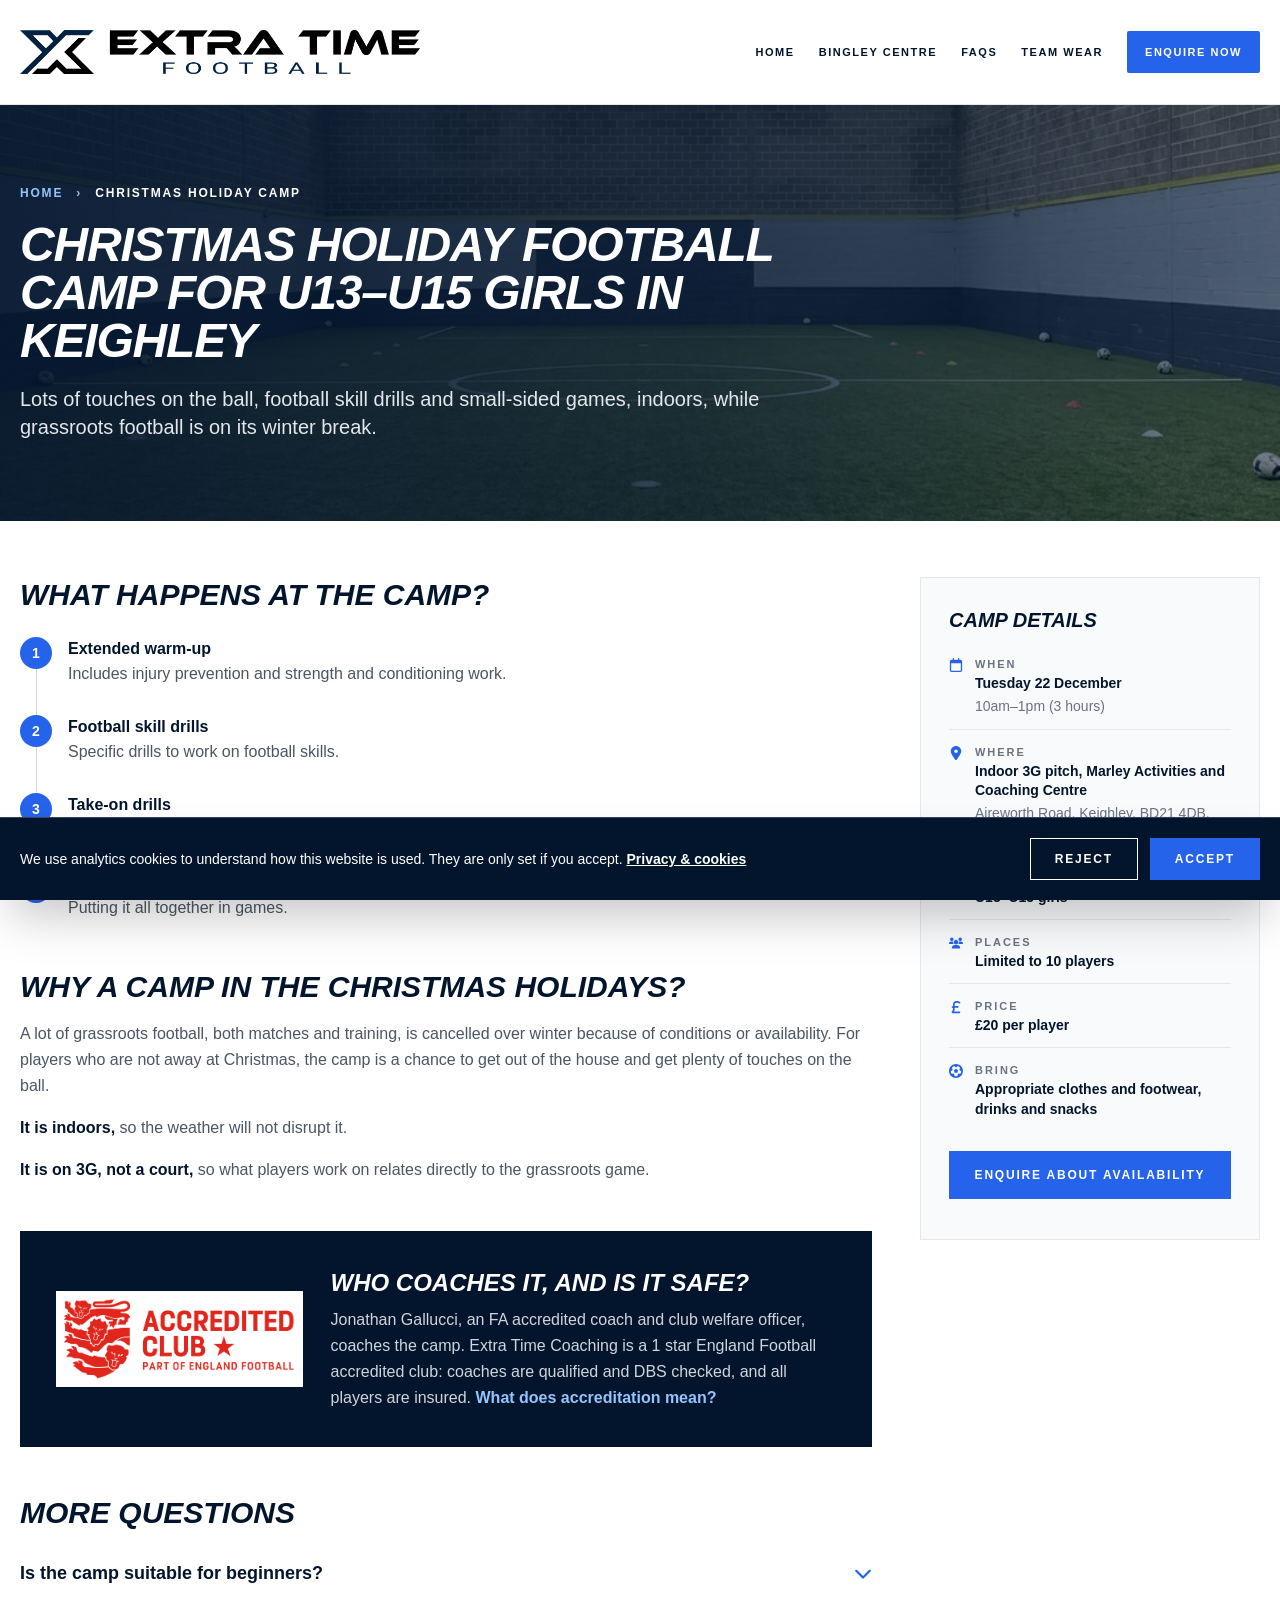
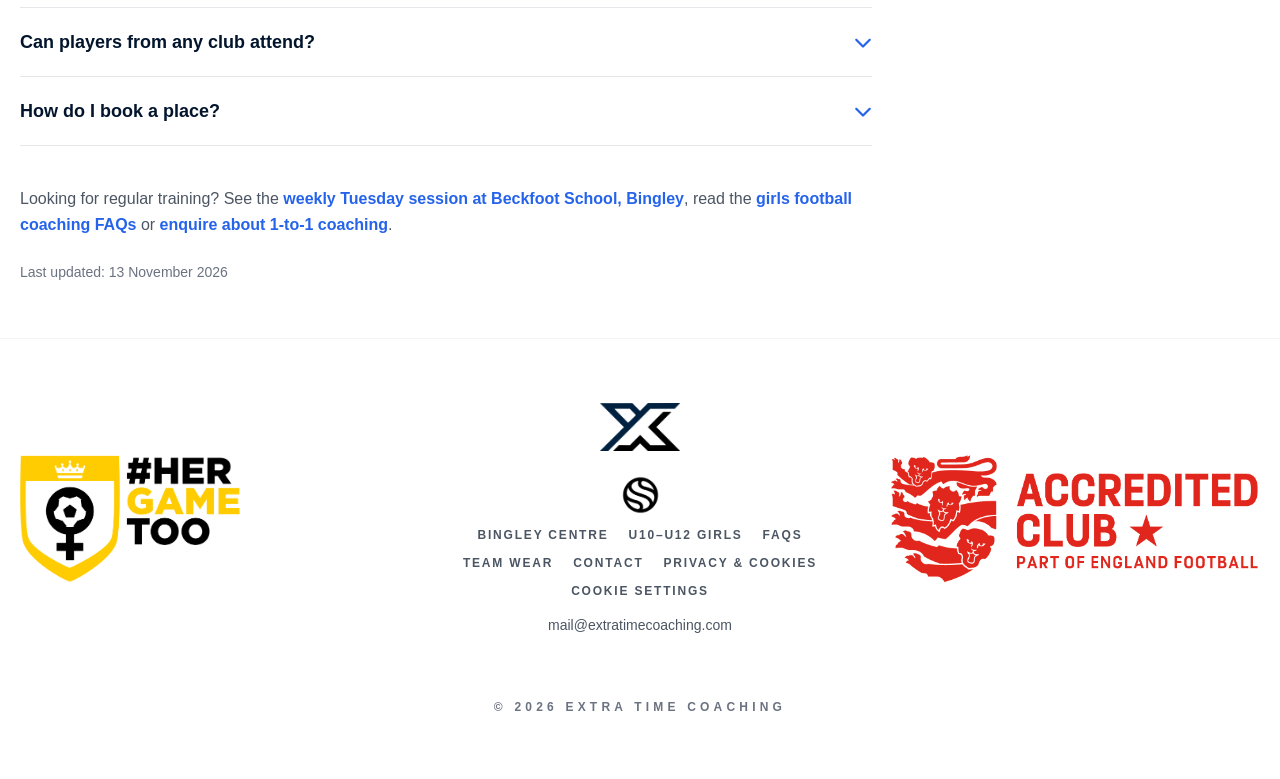
<file: girls-football-holiday-camp-keighley.html>
<!DOCTYPE html>
<html lang="en-GB">
<head>
<meta charset="utf-8">
<meta name="viewport" content="width=device-width, initial-scale=1.0">
<meta name="theme-color" content="#03152d">
<title>Girls Football Holiday Camp Keighley | Extra Time Coaching</title>
<meta name="description" content="Christmas football camp for U13–U15 girls on an indoor 3G pitch in Keighley. Tue 22 Dec, 10am–1pm, £20 per player. Max 10 players.">
<meta name="robots" content="index, follow, max-image-preview:large, max-snippet:-1">
<link rel="canonical" href="https://extratimecoaching.com/girls-football-holiday-camp-keighley.html">
<link rel="icon" type="image/png" href="favicon.png">
<link rel="preload" as="image" href="marley-indoor-3g.webp" fetchpriority="high">
<link rel="stylesheet" href="styles.css?v=20261113">
<script type="application/ld+json">




{
 "@context": "https://schema.org",
 "@graph": [
  {
   "@type": "SportsActivityLocation",
   "@id": "https://extratimecoaching.com/#organization",
   "name": "Extra Time Coaching",
   "url": "https://extratimecoaching.com/",
   "description": "1 star England Football accredited football coaching for girls: a weekly term-time U13–U15 development centre at Beckfoot School in Bingley, a U10–U12 centre coming soon (waiting list open), holiday camps in Keighley, 1-to-1 coaching and optional Joma team wear.",
   "image": "https://extratimecoaching.com/hero-girl-player.png",
   "logo": "https://extratimecoaching.com/LogoTight.png",
   "email": "mail@extratimecoaching.com",
   "address": {
    "@type": "PostalAddress",
    "streetAddress": "Wagon Lane",
    "addressLocality": "Bingley",
    "addressRegion": "West Yorkshire",
    "postalCode": "BD16 1EE",
    "addressCountry": "GB"
   },
   "areaServed": [
    "Bingley",
    "Keighley",
    "Bradford",
    "Eldwick",
    "Silsden",
    "Saltaire",
    "Skipton",
    "Burley",
    "Bolton Woods"
   ],
   "openingHoursSpecification": [
    {
     "@type": "OpeningHoursSpecification",
     "dayOfWeek": "Tuesday",
     "opens": "18:00",
     "closes": "19:00"
    }
   ],
   "employee": {
    "@id": "https://extratimecoaching.com/#coach"
   },
   "hasCredential": {
    "@type": "EducationalOccupationalCredential",
    "name": "England Football Accredited Club (1 star)",
    "credentialCategory": "certification",
    "recognizedBy": {
     "@type": "Organization",
     "name": "England Football"
    }
   },
   "alternateName": [
    "Extra Time Football"
   ],
   "location": [
    {
     "@type": "Place",
     "name": "Beckfoot School",
     "address": {
      "@type": "PostalAddress",
      "streetAddress": "Wagon Lane",
      "addressLocality": "Bingley",
      "addressRegion": "West Yorkshire",
      "postalCode": "BD16 1EE",
      "addressCountry": "GB"
     }
    },
    {
     "@type": "Place",
     "name": "Marley Activities and Coaching Centre",
     "address": {
      "@type": "PostalAddress",
      "streetAddress": "Aireworth Road",
      "addressLocality": "Keighley",
      "addressRegion": "West Yorkshire",
      "postalCode": "BD21 4DB",
      "addressCountry": "GB"
     }
    }
   ],
   "contactPoint": {
    "@type": "ContactPoint",
    "contactType": "customer service",
    "email": "mail@extratimecoaching.com",
    "url": "https://extratimecoaching.com/#enquiry",
    "availableLanguage": "English"
   },
   "knowsAbout": [
    "Girls football coaching",
    "U10–U12 girls football",
    "Grassroots football player development",
    "1-to-1 football coaching",
    "School holiday football camps",
    "Football safeguarding"
   ],
   "makesOffer": [
    {
     "@type": "Offer",
     "name": "U13–U15 Girls Football Development Centre (term time)",
     "description": "Weekly small-group football training, Tuesdays 6:00–7:00pm at Beckfoot School, Bingley. The price applies to this group only.",
     "priceSpecification": {
      "@type": "UnitPriceSpecification",
      "price": "30",
      "priceCurrency": "GBP",
      "unitCode": "MON"
     },
     "itemOffered": {
      "@type": "Service",
      "name": "U13–U15 Girls Football Development Centre",
      "serviceType": "Football coaching",
      "provider": {
       "@id": "https://extratimecoaching.com/#organization"
      },
      "areaServed": "Bingley",
      "audience": {
       "@type": "PeopleAudience",
       "audienceType": "Girls playing grassroots football",
       "suggestedGender": "female",
       "suggestedMinAge": 12,
       "suggestedMaxAge": 15
      }
     }
    },
    {
     "@type": "Offer",
     "name": "U10–U12 Girls Football Development Centre (waiting list)",
     "description": "Planned weekly small-group football training at Beckfoot School, Bingley. Days and times to be confirmed. Not yet open for booking: join the waiting list via the enquiry form.",
     "priceSpecification": {
      "@type": "UnitPriceSpecification",
      "price": "30",
      "priceCurrency": "GBP",
      "unitCode": "MON"
     },
     "itemOffered": {
      "@type": "Service",
      "name": "U10–U12 Girls Football Development Centre",
      "serviceType": "Football coaching",
      "provider": {
       "@id": "https://extratimecoaching.com/#organization"
      },
      "areaServed": "Bingley",
      "audience": {
       "@type": "PeopleAudience",
       "audienceType": "Girls aged 10 to 12",
       "suggestedGender": "female",
       "suggestedMinAge": 10,
       "suggestedMaxAge": 12
      }
     }
    },
    {
     "@type": "Offer",
     "name": "1-to-1 football coaching",
     "description": "Price and location depend on availability, participants and venue hire, and are confirmed on enquiry.",
     "itemOffered": {
      "@type": "Service",
      "name": "1-to-1 football coaching",
      "serviceType": "Football coaching",
      "provider": {
       "@id": "https://extratimecoaching.com/#organization"
      }
     }
    }
   ]
  },
  {
   "@type": "Person",
   "@id": "https://extratimecoaching.com/#coach",
   "name": "Jonathan Gallucci",
   "jobTitle": "FA Accredited Coach and Club Welfare Officer",
   "email": "mail@extratimecoaching.com",
   "worksFor": {
    "@id": "https://extratimecoaching.com/#organization"
   },
   "description": "FA accredited coach and club welfare officer at Extra Time Coaching.",
   "knowsAbout": [
    "Football coaching",
    "Safeguarding and welfare"
   ]
  },
  {
   "@type": "WebSite",
   "@id": "https://extratimecoaching.com/#website",
   "url": "https://extratimecoaching.com/",
   "name": "Extra Time Coaching",
   "publisher": {
    "@id": "https://extratimecoaching.com/#organization"
   },
   "inLanguage": "en-GB"
  },
  {
   "@type": "FAQPage",
   "@id": "https://extratimecoaching.com/girls-football-holiday-camp-keighley.html#webpage",
   "url": "https://extratimecoaching.com/girls-football-holiday-camp-keighley.html",
   "name": "Girls Football Holiday Camp Keighley | Extra Time Coaching",
   "description": "Christmas football camp for U13–U15 girls on an indoor 3G pitch in Keighley. Tue 22 Dec, 10am–1pm, £20 per player. Max 10 players.",
   "inLanguage": "en-GB",
   "dateModified": "2026-11-13",
   "isPartOf": {
    "@id": "https://extratimecoaching.com/#website"
   },
   "about": {
    "@id": "https://extratimecoaching.com/#organization"
   },
   "breadcrumb": {
    "@id": "https://extratimecoaching.com/girls-football-holiday-camp-keighley.html#breadcrumb"
   },
   "mainEntity": [
    {
     "@type": "Question",
     "name": "Is the camp suitable for beginners?",
     "acceptedAnswer": {
      "@type": "Answer",
      "text": "No. The camp is for girls who already play grassroots football, so it is not a beginners’ session."
     }
    },
    {
     "@type": "Question",
     "name": "Can players from any club attend?",
     "acceptedAnswer": {
      "@type": "Answer",
      "text": "Yes. Extra Time Coaching is independent, so players from any grassroots club are welcome. There is no recruitment into a team, and the camp does not affect a player’s eligibility for their own club."
     }
    },
    {
     "@type": "Question",
     "name": "How do I book a place?",
     "acceptedAnswer": {
      "@type": "Answer",
      "text": "Places are limited, so please use the enquiry form to check availability."
     }
    }
   ]
  },
  {
   "@type": "SportsEvent",
   "@id": "https://extratimecoaching.com/girls-football-holiday-camp-keighley.html#event",
   "name": "Christmas Holiday Football Camp for U13–U15 Girls",
   "description": "A three-hour indoor football camp for U13–U15 girls on an indoor 3G pitch, with an extended warm-up including injury prevention and strength and conditioning, football skill drills, take-on drills and small-sided games. Limited to 10 players.",
   "startDate": "2026-12-22T10:00:00+00:00",
   "endDate": "2026-12-22T13:00:00+00:00",
   "eventStatus": "https://schema.org/EventScheduled",
   "eventAttendanceMode": "https://schema.org/OfflineEventAttendanceMode",
   "location": {
    "@type": "Place",
    "name": "Marley Activities and Coaching Centre",
    "address": {
     "@type": "PostalAddress",
     "streetAddress": "Aireworth Road",
     "addressLocality": "Keighley",
     "addressRegion": "West Yorkshire",
     "postalCode": "BD21 4DB",
     "addressCountry": "GB"
    }
   },
   "organizer": {
    "@id": "https://extratimecoaching.com/#organization"
   },
   "image": [
    "https://extratimecoaching.com/marley-indoor-3g.webp"
   ],
   "maximumAttendeeCapacity": 10,
   "typicalAgeRange": "12-15",
   "inLanguage": "en-GB",
   "mainEntityOfPage": {
    "@id": "https://extratimecoaching.com/girls-football-holiday-camp-keighley.html#webpage"
   },
   "offers": {
    "@type": "Offer",
    "url": "https://extratimecoaching.com/girls-football-holiday-camp-keighley.html",
    "price": "20",
    "priceCurrency": "GBP",
    "availability": "https://schema.org/LimitedAvailability",
    "description": "Price per player"
   },
   "audience": {
    "@type": "PeopleAudience",
    "audienceType": "Girls playing grassroots football",
    "suggestedGender": "female",
    "suggestedMinAge": 12,
    "suggestedMaxAge": 15
   }
  },
  {
   "@type": "BreadcrumbList",
   "@id": "https://extratimecoaching.com/girls-football-holiday-camp-keighley.html#breadcrumb",
   "itemListElement": [
    {
     "@type": "ListItem",
     "position": 1,
     "name": "Home",
     "item": "https://extratimecoaching.com/"
    },
    {
     "@type": "ListItem",
     "position": 2,
     "name": "Christmas Holiday Camp",
     "item": "https://extratimecoaching.com/girls-football-holiday-camp-keighley.html"
    }
   ]
  }
 ]
}




</script>
<script src="site.js?v=20261113" defer></script>
</head>
<body class="text-gray-900 bg-white">
<a href="#main" class="sr-only focus:not-sr-only focus:fixed focus:top-2 focus:left-2 focus:z-[2000] focus:bg-white focus:text-[#03152d] focus:px-4 focus:py-3 focus:font-black">Skip to content</a>
<nav class="site-nav" aria-label="Main navigation">
<div class="site-nav-inner">
<a href="/" aria-label="Extra Time Coaching home" class="site-logo"><img alt="Extra Time Coaching" src="LogoNameTight.png"></a>
<div class="desktop-navigation"><a href="/">Home</a><a href="bingley-girls-football-development.html">Bingley Centre</a><a href="faqs.html">FAQs</a><a href="team-wear.html">Team Wear</a><a class="desktop-enquire" href="/#enquiry">Enquire Now</a></div>
<button id="mobile-menu-toggle" class="mobile-menu-toggle" type="button" aria-label="Open navigation menu" aria-controls="mobile-navigation" aria-expanded="false">
<svg id="mobile-menu-icon-open" xmlns="http://www.w3.org/2000/svg" width="24" height="24" viewBox="0 0 24 24" fill="none" stroke="currentColor" stroke-width="2" stroke-linecap="round" aria-hidden="true"><path d="M4 6h16M4 12h16M4 18h16"/></svg>
<svg id="mobile-menu-icon-close" xmlns="http://www.w3.org/2000/svg" width="24" height="24" viewBox="0 0 24 24" fill="none" stroke="currentColor" stroke-width="2" stroke-linecap="round" aria-hidden="true" hidden><path d="M6 6l12 12M18 6L6 18"/></svg>
</button>
</div>
<div id="mobile-navigation" class="mobile-navigation" aria-label="Mobile navigation" hidden><a href="/">Home</a><a href="bingley-girls-football-development.html">Bingley Centre</a><a href="faqs.html">FAQs</a><a href="team-wear.html">Team Wear</a><a class="mobile-enquire" href="/#enquiry">Enquire Now</a></div>
</nav>
<main id="main">
<header class="hero-camp text-white py-14 md:py-20 px-5"><div class="max-w-7xl mx-auto">
<nav aria-label="Breadcrumb" class="text-xs uppercase tracking-[0.15em] font-black text-blue-300 mb-5"><a class="hover:text-white" href="/">Home</a> <span class="mx-2">›</span> <span class="text-white">Christmas holiday camp</span></nav>
<h1 class="text-4xl md:text-5xl font-black uppercase italic tracking-tight max-w-4xl mb-5">Christmas Holiday Football Camp for U13–U15 Girls in Keighley</h1>
<p class="text-gray-200 text-lg md:text-xl leading-relaxed max-w-3xl">Lots of touches on the ball, football skill drills and small-sided games, indoors, while grassroots football is on its winter break.</p></div></header>

<section class="py-10 md:py-14 px-5"><div class="max-w-7xl mx-auto grid lg:grid-cols-[minmax(0,1fr)_340px] gap-10 lg:gap-12">
<div>
<section class="mb-12" aria-labelledby="session-heading"><h2 id="session-heading" class="text-2xl md:text-3xl font-black uppercase italic text-[#03152d] mb-6">What happens at the camp?</h2><ol><li class="group relative pl-12 pb-7 last:pb-0"><span class="absolute left-0 top-0 w-8 h-8 rounded-full bg-blue-600 text-white font-black text-sm flex items-center justify-center">1</span><span class="absolute left-4 top-8 bottom-0 w-px bg-gray-300 group-last:hidden"></span><h3 class="font-black text-[#03152d]">Extended warm-up</h3><p class="text-gray-600 leading-relaxed">Includes injury prevention and strength and conditioning work.</p></li><li class="group relative pl-12 pb-7 last:pb-0"><span class="absolute left-0 top-0 w-8 h-8 rounded-full bg-blue-600 text-white font-black text-sm flex items-center justify-center">2</span><span class="absolute left-4 top-8 bottom-0 w-px bg-gray-300 group-last:hidden"></span><h3 class="font-black text-[#03152d]">Football skill drills</h3><p class="text-gray-600 leading-relaxed">Specific drills to work on football skills.</p></li><li class="group relative pl-12 pb-7 last:pb-0"><span class="absolute left-0 top-0 w-8 h-8 rounded-full bg-blue-600 text-white font-black text-sm flex items-center justify-center">3</span><span class="absolute left-4 top-8 bottom-0 w-px bg-gray-300 group-last:hidden"></span><h3 class="font-black text-[#03152d]">Take-on drills</h3><p class="text-gray-600 leading-relaxed">Pairs &amp; group work make drills realistic.</p></li><li class="group relative pl-12 pb-7 last:pb-0"><span class="absolute left-0 top-0 w-8 h-8 rounded-full bg-blue-600 text-white font-black text-sm flex items-center justify-center">4</span><span class="absolute left-4 top-8 bottom-0 w-px bg-gray-300 group-last:hidden"></span><h3 class="font-black text-[#03152d]">Small-sided games</h3><p class="text-gray-600 leading-relaxed">Putting it all together in games.</p></li></ol></section>

<section class="mb-12" aria-labelledby="why-heading"><h2 id="why-heading" class="text-2xl md:text-3xl font-black uppercase italic text-[#03152d] mb-4">Why a camp in the Christmas holidays?</h2>
<p class="text-gray-600 leading-relaxed mb-4">A lot of grassroots football, both matches and training, is cancelled over winter because of conditions or availability. For players who are not away at Christmas, the camp is a chance to get out of the house and get plenty of touches on the ball.</p>
<p class="text-gray-600 leading-relaxed mb-4"><strong class="text-[#03152d]">It is indoors,</strong> so the weather will not disrupt it.</p>
<p class="text-gray-600 leading-relaxed"><strong class="text-[#03152d]">It is on 3G, not a court,</strong> so what players work on relates directly to the grassroots game.</p></section>

<section class="mb-12 bg-[#03152d] text-white p-7 md:p-9" aria-labelledby="coach-heading"><div class="flex flex-col sm:flex-row gap-7 items-center">
<img alt="England Football Accredited Club, 1 star" class="h-24 object-contain flex-none bg-white p-2" src="EnglandFootball_AccClub_1star_red.jpg" loading="lazy" decoding="async">
<div><h2 id="coach-heading" class="text-xl md:text-2xl font-black uppercase italic mb-2">Who coaches it, and is it safe?</h2>
<p class="text-gray-300 leading-relaxed">Jonathan Gallucci, an FA accredited coach and club welfare officer, coaches the camp. Extra Time Coaching is a 1 star England Football accredited club: coaches are qualified and DBS checked, and all players are insured. <a class="text-blue-300 font-black hover:underline" href="faqs.html#faq-9">What does accreditation mean?</a></p></div></div></section>

<section class="mb-10" aria-labelledby="faq-heading"><h2 id="faq-heading" class="text-2xl md:text-3xl font-black uppercase italic text-[#03152d] mb-2">More questions</h2><details class="faq-item border-b border-gray-200 py-5" id="camp-faq-1"><summary class="cursor-pointer list-none flex items-center justify-between gap-5 font-black text-lg text-[#03152d]"><h3 class="font-black text-lg text-[#03152d]">Is the camp suitable for beginners?</h3><svg class="icon chev text-blue-600" aria-hidden="true" focusable="false"><use href="#i-chevron-down"/></svg></summary><div class="pt-4 text-gray-600 leading-relaxed">No. The camp is for girls who already play grassroots football, so it is not a beginners’ session.</div></details>
<details class="faq-item border-b border-gray-200 py-5" id="camp-faq-2"><summary class="cursor-pointer list-none flex items-center justify-between gap-5 font-black text-lg text-[#03152d]"><h3 class="font-black text-lg text-[#03152d]">Can players from any club attend?</h3><svg class="icon chev text-blue-600" aria-hidden="true" focusable="false"><use href="#i-chevron-down"/></svg></summary><div class="pt-4 text-gray-600 leading-relaxed">Yes. Extra Time Coaching is independent, so players from any grassroots club are welcome. There is no recruitment into a team, and the camp does not affect a player’s eligibility for their own club.</div></details>
<details class="faq-item border-b border-gray-200 py-5" id="camp-faq-3"><summary class="cursor-pointer list-none flex items-center justify-between gap-5 font-black text-lg text-[#03152d]"><h3 class="font-black text-lg text-[#03152d]">How do I book a place?</h3><svg class="icon chev text-blue-600" aria-hidden="true" focusable="false"><use href="#i-chevron-down"/></svg></summary><div class="pt-4 text-gray-600 leading-relaxed">Places are limited, so please use the <a class="text-blue-600 font-black hover:underline" href="/#enquiry">enquiry form</a> to check availability.</div></details>
</section>
<p class="text-gray-600 leading-relaxed">Looking for regular training? See the <a class="text-blue-600 font-black hover:underline" href="bingley-girls-football-development.html">weekly Tuesday session at Beckfoot School, Bingley</a>, read the <a class="text-blue-600 font-black hover:underline" href="faqs.html">girls football coaching FAQs</a> or <a class="text-blue-600 font-black hover:underline" href="/#enquiry">enquire about 1-to-1 coaching</a>.</p><p class="text-sm text-gray-500 mt-6">Last updated: 13 November 2026</p>
</div>

<aside class="order-first lg:order-none lg:sticky lg:top-28 h-fit bg-gray-50 border border-gray-200 p-6 md:p-7" aria-labelledby="details-heading">
<h2 id="details-heading" class="text-xl font-black uppercase italic text-[#03152d] mb-2">Camp details</h2>
<dl class="divide-y divide-gray-200 text-sm mb-5"><div class="flex gap-3 py-3"><svg class="icon text-blue-600 mt-1" aria-hidden="true" focusable="false"><use href="#i-calendar-r"/></svg><div><dt class="text-[11px] uppercase tracking-[0.18em] font-black text-gray-500">When</dt><dd class="font-bold text-[#03152d] leading-snug">Tuesday 22 December<span class="block text-gray-500 font-normal mt-1">10am–1pm (3 hours)</span></dd></div></div><div class="flex gap-3 py-3"><svg class="icon text-blue-600 mt-1" aria-hidden="true" focusable="false"><use href="#i-location-dot"/></svg><div><dt class="text-[11px] uppercase tracking-[0.18em] font-black text-gray-500">Where</dt><dd class="font-bold text-[#03152d] leading-snug">Indoor 3G pitch, Marley Activities and Coaching Centre<span class="block text-gray-500 font-normal mt-1">Aireworth Road, Keighley, BD21 4DB. Listed by the centre as its sports hall.</span></dd></div></div><div class="flex gap-3 py-3"><svg class="icon text-blue-600 mt-1" aria-hidden="true" focusable="false"><use href="#i-user-check"/></svg><div><dt class="text-[11px] uppercase tracking-[0.18em] font-black text-gray-500">Who</dt><dd class="font-bold text-[#03152d] leading-snug">U13–U15 girls</dd></div></div><div class="flex gap-3 py-3"><svg class="icon text-blue-600 mt-1" aria-hidden="true" focusable="false"><use href="#i-users"/></svg><div><dt class="text-[11px] uppercase tracking-[0.18em] font-black text-gray-500">Places</dt><dd class="font-bold text-[#03152d] leading-snug">Limited to 10 players</dd></div></div><div class="flex gap-3 py-3"><svg class="icon text-blue-600 mt-1" aria-hidden="true" focusable="false"><use href="#i-sterling-sign"/></svg><div><dt class="text-[11px] uppercase tracking-[0.18em] font-black text-gray-500">Price</dt><dd class="font-bold text-[#03152d] leading-snug">£20 per player</dd></div></div><div class="flex gap-3 py-3"><svg class="icon text-blue-600 mt-1" aria-hidden="true" focusable="false"><use href="#i-futbol"/></svg><div><dt class="text-[11px] uppercase tracking-[0.18em] font-black text-gray-500">Bring</dt><dd class="font-bold text-[#03152d] leading-snug">Appropriate clothes and footwear, drinks and snacks</dd></div></div></dl>
<a href="/#enquiry" class="block text-center bg-blue-600 hover:bg-blue-700 text-white px-5 py-4 uppercase text-xs tracking-[0.15em] font-black mb-3">Enquire About Availability</a></aside>
</div></section>
</main>
<footer class="bg-white py-16 px-5 border-t border-gray-100">
<div class="max-w-7xl mx-auto">
<div class="flex flex-col md:flex-row items-center justify-between gap-12">
<div class="flex-1 flex justify-center md:justify-start"><img alt="Her Game Too" class="h-24 md:h-32 object-contain" src="HGT LOGO_BADGE_FULL.png" loading="lazy" decoding="async"></div>
<div class="flex-1 flex flex-col items-center">
<img alt="Extra Time Coaching" class="h-12 mb-6" src="LogoTight.png" loading="lazy" decoding="async">
<div class="flex items-center gap-8">
<a class="hover:opacity-70 transition" href="https://spond.com/invite/GVVXG" target="_blank" rel="noopener noreferrer"><img alt="Join our Spond group" class="w-10 h-10" src="Spond.png" loading="lazy" decoding="async"></a>
</div>
<div class="flex flex-wrap justify-center gap-x-5 gap-y-3 text-xs uppercase tracking-[0.15em] font-black mt-3">
<a class="text-gray-600 hover:text-blue-600" href="bingley-girls-football-development.html">Bingley Centre</a>
<a class="text-gray-600 hover:text-blue-600" href="girls-football-u10-u12-bingley.html">U10–U12 Girls</a>
<a class="text-gray-600 hover:text-blue-600" href="faqs.html">FAQs</a>
<a class="text-gray-600 hover:text-blue-600" href="team-wear.html">Team Wear</a>
<a class="text-gray-600 hover:text-blue-600" href="/#enquiry">Contact</a>
<a class="text-gray-600 hover:text-blue-600" href="privacy.html">Privacy &amp; Cookies</a>
<button type="button" data-cookie-settings class="text-gray-600 hover:text-blue-600 uppercase tracking-[0.15em] font-black">Cookie Settings</button>
</div>
<p class="text-sm text-gray-600 mt-4"><a class="hover:text-blue-600" href="mailto:mail@extratimecoaching.com">mail@extratimecoaching.com</a></p>
</div>
<div class="flex-1 flex justify-center md:justify-end"><img alt="England Football Accredited Club" class="h-24 md:h-32 object-contain" src="EnglandFootball_AccClub_1star_red.jpg" loading="lazy" decoding="async"></div>
</div>
<div class="mt-16 text-center"><p class="text-xs uppercase tracking-[0.35em] text-gray-500 font-black">© 2026 Extra Time Coaching</p></div>
</div>
</footer>
<svg width="0" height="0" style="position:absolute" aria-hidden="true" focusable="false"><symbol id="i-calendar-r" viewBox="0 0 448 512"><path d="M152 64H296V24C296 10.75 306.7 0 320 0C333.3 0 344 10.75 344 24V64H384C419.3 64 448 92.65 448 128V448C448 483.3 419.3 512 384 512H64C28.65 512 0 483.3 0 448V128C0 92.65 28.65 64 64 64H104V24C104 10.75 114.7 0 128 0C141.3 0 152 10.75 152 24V64zM48 448C48 456.8 55.16 464 64 464H384C392.8 464 400 456.8 400 448V192H48V448z"/></symbol><symbol id="i-chevron-down" viewBox="0 0 448 512"><path d="M224 416c-8.188 0-16.38-3.125-22.62-9.375l-192-192c-12.5-12.5-12.5-32.75 0-45.25s32.75-12.5 45.25 0L224 338.8l169.4-169.4c12.5-12.5 32.75-12.5 45.25 0s12.5 32.75 0 45.25l-192 192C240.4 412.9 232.2 416 224 416z"/></symbol><symbol id="i-futbol" viewBox="0 0 512 512"><path d="M177.1 228.6L207.9 320h96.5l29.62-91.38L256 172.1L177.1 228.6zM255.1 0C114.6 0 .0001 114.6 .0001 256S114.6 512 256 512s255.1-114.6 255.1-255.1S397.4 0 255.1 0zM416.6 360.9l-85.4-1.297l-25.15 81.59C290.1 445.5 273.4 448 256 448s-34.09-2.523-50.09-6.859L180.8 359.6l-85.4 1.297c-18.12-27.66-29.15-60.27-30.88-95.31L134.3 216.4L106.6 135.6c21.16-26.21 49.09-46.61 81.06-58.84L256 128l68.29-51.22c31.98 12.23 59.9 32.64 81.06 58.84L377.7 216.4l69.78 49.1C445.8 300.6 434.8 333.2 416.6 360.9z"/></symbol><symbol id="i-location-dot" viewBox="0 0 384 512"><path d="M168.3 499.2C116.1 435 0 279.4 0 192C0 85.96 85.96 0 192 0C298 0 384 85.96 384 192C384 279.4 267 435 215.7 499.2C203.4 514.5 180.6 514.5 168.3 499.2H168.3zM192 256C227.3 256 256 227.3 256 192C256 156.7 227.3 128 192 128C156.7 128 128 156.7 128 192C128 227.3 156.7 256 192 256z"/></symbol><symbol id="i-sterling-sign" viewBox="0 0 320 512"><path d="M112 223.1H224C241.7 223.1 256 238.3 256 255.1C256 273.7 241.7 287.1 224 287.1H112V332.5C112 361.5 104.1 389.1 89.2 414.9L88.52 416H288C305.7 416 320 430.3 320 448C320 465.7 305.7 480 288 480H32C20.47 480 9.834 473.8 4.154 463.8C-1.527 453.7-1.371 441.4 4.56 431.5L34.32 381.9C43.27 367 48 349.9 48 332.5V288H32C14.33 288 0 273.7 0 256C0 238.3 14.33 224 32 224H48V160.4C48 89.47 105.5 32 176.4 32C190.2 32 203.9 34.22 216.1 38.59L298.1 65.64C314.9 71.23 323.9 89.35 318.4 106.1C312.8 122.9 294.6 131.9 277.9 126.4L196.7 99.3C190.2 97.12 183.3 96 176.4 96C140.8 96 112 124.8 112 160.4V223.1z"/></symbol><symbol id="i-user-check" viewBox="0 0 640 512"><path d="M274.7 304H173.3C77.61 304 0 381.6 0 477.3C0 496.5 15.52 512 34.66 512H413.3C432.5 512 448 496.5 448 477.3C448 381.6 370.4 304 274.7 304zM224 256c70.7 0 128-57.31 128-128S294.7 0 224 0C153.3 0 96 57.31 96 128S153.3 256 224 256zM632.3 134.4c-9.703-9-24.91-8.453-33.92 1.266l-87.05 93.75l-38.39-38.39c-9.375-9.375-24.56-9.375-33.94 0s-9.375 24.56 0 33.94l56 56C499.5 285.5 505.6 288 512 288h.4375c6.531-.125 12.72-2.891 17.16-7.672l104-112C642.6 158.6 642 143.4 632.3 134.4z"/></symbol><symbol id="i-users" viewBox="0 0 640 512"><path d="M319.9 320c57.41 0 103.1-46.56 103.1-104c0-57.44-46.54-104-103.1-104c-57.41 0-103.1 46.56-103.1 104C215.9 273.4 262.5 320 319.9 320zM369.9 352H270.1C191.6 352 128 411.7 128 485.3C128 500.1 140.7 512 156.4 512h327.2C499.3 512 512 500.1 512 485.3C512 411.7 448.4 352 369.9 352zM512 160c44.18 0 80-35.82 80-80S556.2 0 512 0c-44.18 0-80 35.82-80 80S467.8 160 512 160zM183.9 216c0-5.449 .9824-10.63 1.609-15.91C174.6 194.1 162.6 192 149.9 192H88.08C39.44 192 0 233.8 0 285.3C0 295.6 7.887 304 17.62 304h199.5C196.7 280.2 183.9 249.7 183.9 216zM128 160c44.18 0 80-35.82 80-80S172.2 0 128 0C83.82 0 48 35.82 48 80S83.82 160 128 160zM551.9 192h-61.84c-12.8 0-24.88 3.037-35.86 8.24C454.8 205.5 455.8 210.6 455.8 216c0 33.71-12.78 64.21-33.16 88h199.7C632.1 304 640 295.6 640 285.3C640 233.8 600.6 192 551.9 192z"/></symbol></svg>

</body>
</html>
</file>
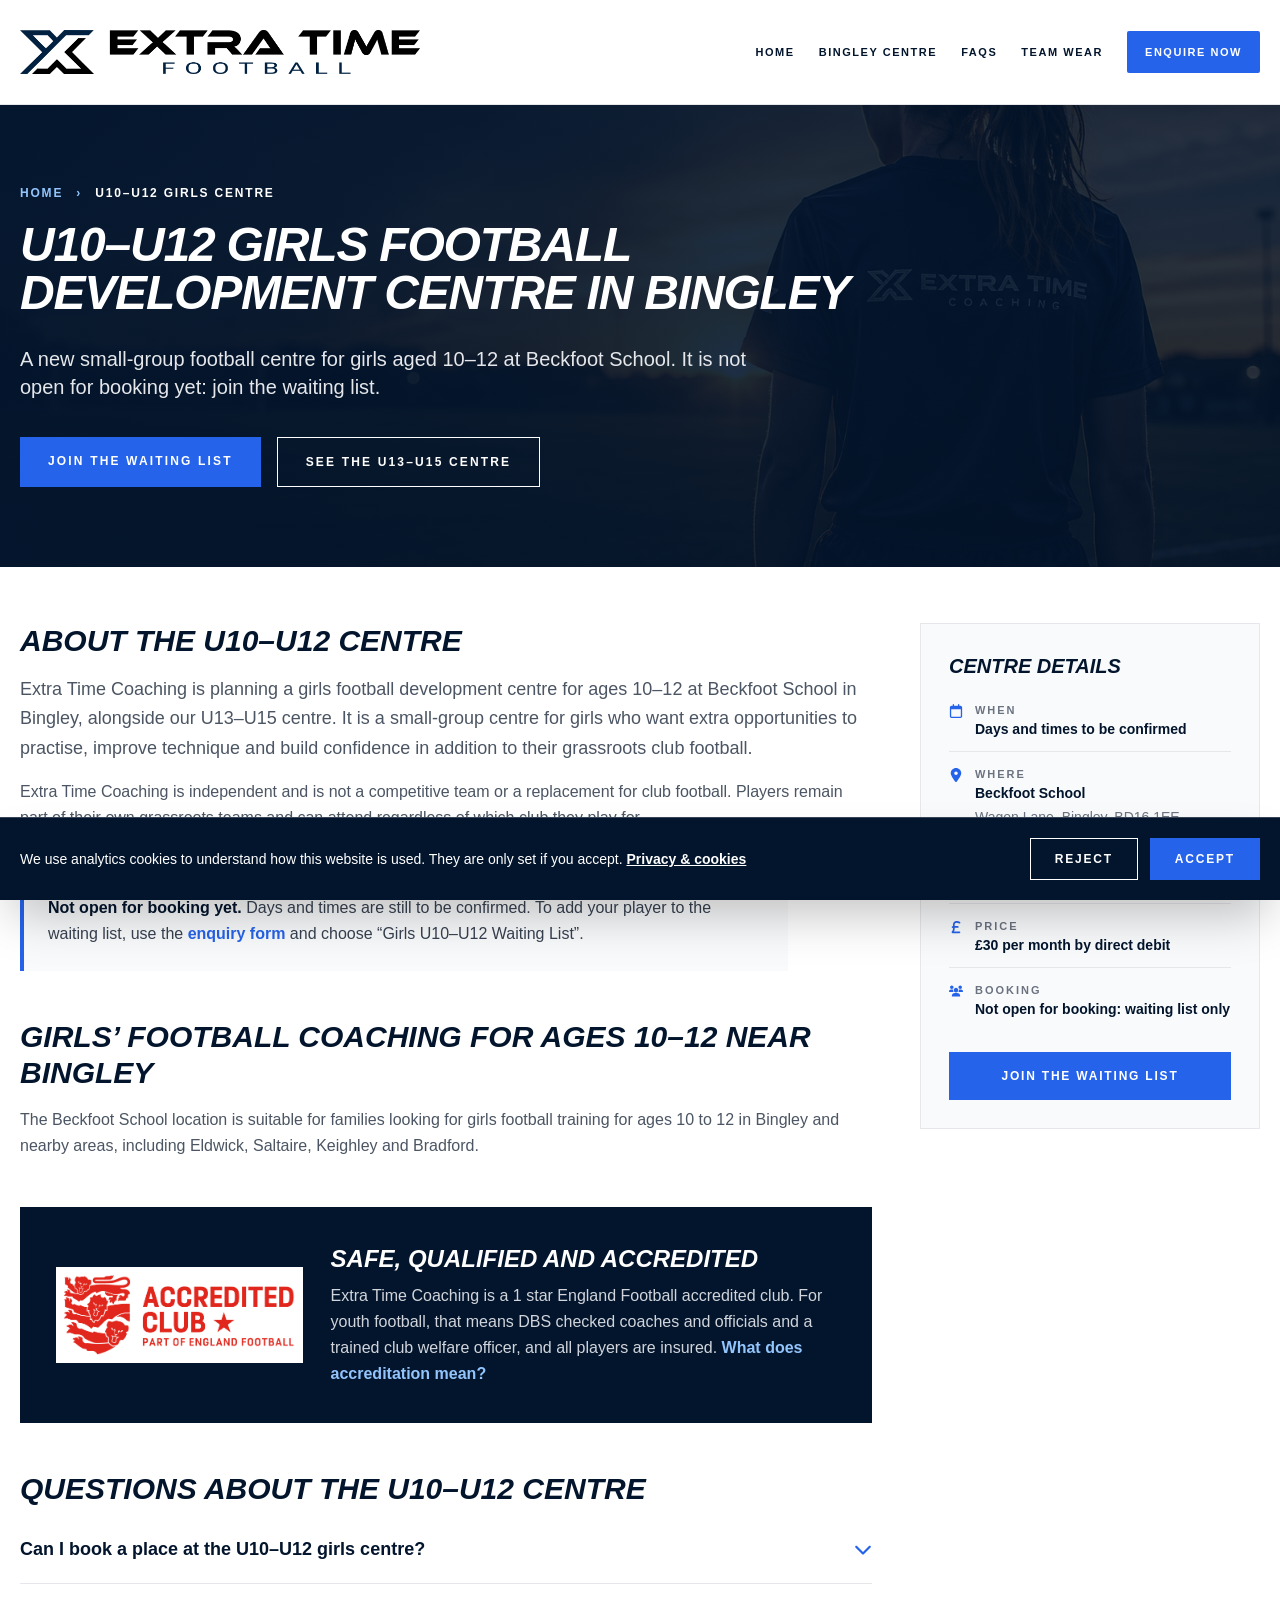
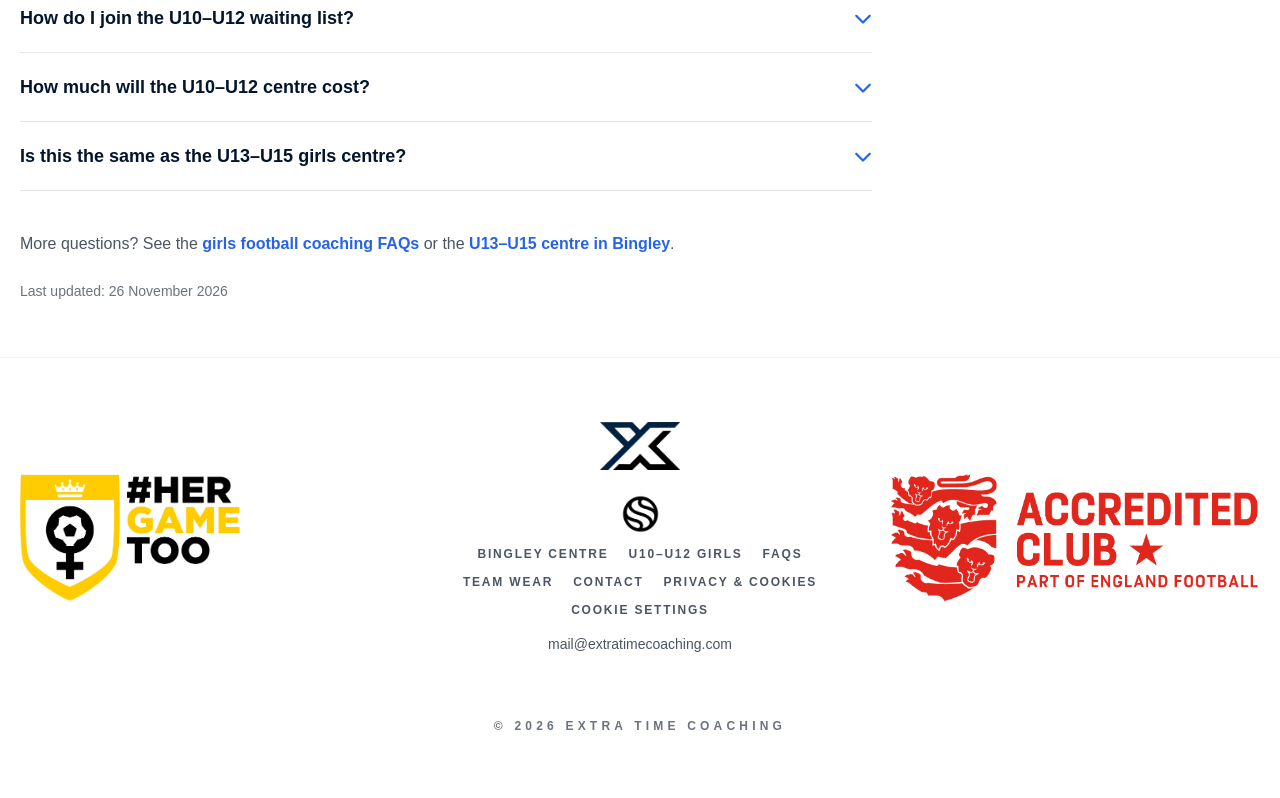
<file: girls-football-u10-u12-bingley.html>
<!DOCTYPE html>
<html lang="en-GB">
<head>
<meta charset="utf-8">
<meta name="viewport" content="width=device-width, initial-scale=1.0">
<meta name="theme-color" content="#03152d">
<title>U10–U12 Girls Football Training Bingley | Extra Time Coaching</title>
<meta name="description" content="New U10–U12 girls football development centre at Beckfoot School, Bingley, for ages 10–12. £30 per month. Join the waiting list via the enquiry form.">
<meta name="robots" content="index, follow, max-image-preview:large, max-snippet:-1">
<link rel="canonical" href="https://extratimecoaching.com/girls-football-u10-u12-bingley.html">
<link rel="icon" type="image/png" href="favicon.png">
<link rel="preload" as="image" href="hero-girl-player.png" fetchpriority="high">
<link rel="stylesheet" href="styles.css?v=20261113">
<script type="application/ld+json">





{
 "@context": "https://schema.org",
 "@graph": [
  {
   "@type": "SportsActivityLocation",
   "@id": "https://extratimecoaching.com/#organization",
   "name": "Extra Time Coaching",
   "url": "https://extratimecoaching.com/",
   "description": "1 star England Football accredited football coaching for girls: a weekly term-time U13–U15 development centre at Beckfoot School in Bingley, a U10–U12 centre coming soon (waiting list open), holiday camps in Keighley, 1-to-1 coaching and optional Joma team wear.",
   "image": "https://extratimecoaching.com/hero-girl-player.png",
   "logo": "https://extratimecoaching.com/LogoTight.png",
   "email": "mail@extratimecoaching.com",
   "address": {
    "@type": "PostalAddress",
    "streetAddress": "Wagon Lane",
    "addressLocality": "Bingley",
    "addressRegion": "West Yorkshire",
    "postalCode": "BD16 1EE",
    "addressCountry": "GB"
   },
   "areaServed": [
    "Bingley",
    "Keighley",
    "Bradford",
    "Eldwick",
    "Silsden",
    "Saltaire",
    "Skipton",
    "Burley",
    "Bolton Woods"
   ],
   "openingHoursSpecification": [
    {
     "@type": "OpeningHoursSpecification",
     "dayOfWeek": "Tuesday",
     "opens": "18:00",
     "closes": "19:00"
    }
   ],
   "employee": {
    "@id": "https://extratimecoaching.com/#coach"
   },
   "hasCredential": {
    "@type": "EducationalOccupationalCredential",
    "name": "England Football Accredited Club (1 star)",
    "credentialCategory": "certification",
    "recognizedBy": {
     "@type": "Organization",
     "name": "England Football"
    }
   },
   "alternateName": [
    "Extra Time Football"
   ],
   "location": [
    {
     "@type": "Place",
     "name": "Beckfoot School",
     "address": {
      "@type": "PostalAddress",
      "streetAddress": "Wagon Lane",
      "addressLocality": "Bingley",
      "addressRegion": "West Yorkshire",
      "postalCode": "BD16 1EE",
      "addressCountry": "GB"
     }
    },
    {
     "@type": "Place",
     "name": "Marley Activities and Coaching Centre",
     "address": {
      "@type": "PostalAddress",
      "streetAddress": "Aireworth Road",
      "addressLocality": "Keighley",
      "addressRegion": "West Yorkshire",
      "postalCode": "BD21 4DB",
      "addressCountry": "GB"
     }
    }
   ],
   "contactPoint": {
    "@type": "ContactPoint",
    "contactType": "customer service",
    "email": "mail@extratimecoaching.com",
    "url": "https://extratimecoaching.com/#enquiry",
    "availableLanguage": "English"
   },
   "knowsAbout": [
    "Girls football coaching",
    "U10–U12 girls football",
    "Grassroots football player development",
    "1-to-1 football coaching",
    "School holiday football camps",
    "Football safeguarding"
   ],
   "makesOffer": [
    {
     "@type": "Offer",
     "name": "U13–U15 Girls Football Development Centre (term time)",
     "description": "Weekly small-group football training, Tuesdays 6:00–7:00pm at Beckfoot School, Bingley. The price applies to this group only.",
     "priceSpecification": {
      "@type": "UnitPriceSpecification",
      "price": "30",
      "priceCurrency": "GBP",
      "unitCode": "MON"
     },
     "itemOffered": {
      "@type": "Service",
      "name": "U13–U15 Girls Football Development Centre",
      "serviceType": "Football coaching",
      "provider": {
       "@id": "https://extratimecoaching.com/#organization"
      },
      "areaServed": "Bingley",
      "audience": {
       "@type": "PeopleAudience",
       "audienceType": "Girls playing grassroots football",
       "suggestedGender": "female",
       "suggestedMinAge": 12,
       "suggestedMaxAge": 15
      }
     }
    },
    {
     "@type": "Offer",
     "name": "U10–U12 Girls Football Development Centre (waiting list)",
     "description": "Planned weekly small-group football training at Beckfoot School, Bingley. Days and times to be confirmed. Not yet open for booking: join the waiting list via the enquiry form.",
     "priceSpecification": {
      "@type": "UnitPriceSpecification",
      "price": "30",
      "priceCurrency": "GBP",
      "unitCode": "MON"
     },
     "itemOffered": {
      "@type": "Service",
      "name": "U10–U12 Girls Football Development Centre",
      "serviceType": "Football coaching",
      "provider": {
       "@id": "https://extratimecoaching.com/#organization"
      },
      "areaServed": "Bingley",
      "audience": {
       "@type": "PeopleAudience",
       "audienceType": "Girls aged 10 to 12",
       "suggestedGender": "female",
       "suggestedMinAge": 10,
       "suggestedMaxAge": 12
      }
     }
    },
    {
     "@type": "Offer",
     "name": "1-to-1 football coaching",
     "description": "Price and location depend on availability, participants and venue hire, and are confirmed on enquiry.",
     "itemOffered": {
      "@type": "Service",
      "name": "1-to-1 football coaching",
      "serviceType": "Football coaching",
      "provider": {
       "@id": "https://extratimecoaching.com/#organization"
      }
     }
    }
   ]
  },
  {
   "@type": "Person",
   "@id": "https://extratimecoaching.com/#coach",
   "name": "Jonathan Gallucci",
   "jobTitle": "FA Accredited Coach and Club Welfare Officer",
   "email": "mail@extratimecoaching.com",
   "worksFor": {
    "@id": "https://extratimecoaching.com/#organization"
   },
   "description": "FA accredited coach and club welfare officer at Extra Time Coaching.",
   "knowsAbout": [
    "Football coaching",
    "Safeguarding and welfare"
   ]
  },
  {
   "@type": "WebSite",
   "@id": "https://extratimecoaching.com/#website",
   "url": "https://extratimecoaching.com/",
   "name": "Extra Time Coaching",
   "publisher": {
    "@id": "https://extratimecoaching.com/#organization"
   },
   "inLanguage": "en-GB"
  },
  {
   "@type": "FAQPage",
   "@id": "https://extratimecoaching.com/girls-football-u10-u12-bingley.html#webpage",
   "url": "https://extratimecoaching.com/girls-football-u10-u12-bingley.html",
   "name": "U10–U12 Girls Football Training Bingley | Extra Time Coaching",
   "description": "New U10–U12 girls football development centre at Beckfoot School, Bingley, for ages 10–12. £30 per month. Join the waiting list via the enquiry form.",
   "inLanguage": "en-GB",
   "dateModified": "2026-11-26",
   "isPartOf": {
    "@id": "https://extratimecoaching.com/#website"
   },
   "about": {
    "@id": "https://extratimecoaching.com/#organization"
   },
   "breadcrumb": {
    "@id": "https://extratimecoaching.com/girls-football-u10-u12-bingley.html#breadcrumb"
   },
   "mainEntity": [
    {
     "@type": "Question",
     "name": "Can I book a place at the U10–U12 girls centre?",
     "acceptedAnswer": {
      "@type": "Answer",
      "text": "Not yet. The centre is not open for booking, and days and times are still to be confirmed. You can add your player to the waiting list using the enquiry form."
     }
    },
    {
     "@type": "Question",
     "name": "How do I join the U10–U12 waiting list?",
     "acceptedAnswer": {
      "@type": "Answer",
      "text": "Use the enquiry form, choose “Girls U10–U12 Waiting List” as the enquiry type, and include your player’s age and current club. We will be in touch when days, times and places are confirmed."
     }
    },
    {
     "@type": "Question",
     "name": "How much will the U10–U12 centre cost?",
     "acceptedAnswer": {
      "@type": "Answer",
      "text": "The planned price is £30 per month by direct debit. It applies to this group only and may differ from other sessions."
     }
    },
    {
     "@type": "Question",
     "name": "Is this the same as the U13–U15 girls centre?",
     "acceptedAnswer": {
      "@type": "Answer",
      "text": "No. It is a separate centre for younger girls. Our U13–U15 girls centre meets on Tuesdays, 6:00–7:00pm at Beckfoot School: see the Bingley centre page."
     }
    }
   ]
  },
  {
   "@type": "BreadcrumbList",
   "@id": "https://extratimecoaching.com/girls-football-u10-u12-bingley.html#breadcrumb",
   "itemListElement": [
    {
     "@type": "ListItem",
     "position": 1,
     "name": "Home",
     "item": "https://extratimecoaching.com/"
    },
    {
     "@type": "ListItem",
     "position": 2,
     "name": "U10–U12 Girls Centre",
     "item": "https://extratimecoaching.com/girls-football-u10-u12-bingley.html"
    }
   ]
  }
 ]
}





</script>
<script src="site.js?v=20261113" defer></script>
</head>
<body class="text-gray-900 bg-white">
<a href="#main" class="sr-only focus:not-sr-only focus:fixed focus:top-2 focus:left-2 focus:z-[2000] focus:bg-white focus:text-[#03152d] focus:px-4 focus:py-3 focus:font-black">Skip to content</a>
<nav class="site-nav" aria-label="Main navigation">
<div class="site-nav-inner">
<a href="/" aria-label="Extra Time Coaching home" class="site-logo"><img alt="Extra Time Coaching" src="LogoNameTight.png"></a>
<div class="desktop-navigation"><a href="/">Home</a><a href="bingley-girls-football-development.html">Bingley Centre</a><a href="faqs.html">FAQs</a><a href="team-wear.html">Team Wear</a><a class="desktop-enquire" href="/#enquiry">Enquire Now</a></div>
<button id="mobile-menu-toggle" class="mobile-menu-toggle" type="button" aria-label="Open navigation menu" aria-controls="mobile-navigation" aria-expanded="false">
<svg id="mobile-menu-icon-open" xmlns="http://www.w3.org/2000/svg" width="24" height="24" viewBox="0 0 24 24" fill="none" stroke="currentColor" stroke-width="2" stroke-linecap="round" aria-hidden="true"><path d="M4 6h16M4 12h16M4 18h16"/></svg>
<svg id="mobile-menu-icon-close" xmlns="http://www.w3.org/2000/svg" width="24" height="24" viewBox="0 0 24 24" fill="none" stroke="currentColor" stroke-width="2" stroke-linecap="round" aria-hidden="true" hidden><path d="M6 6l12 12M18 6L6 18"/></svg>
</button>
</div>
<div id="mobile-navigation" class="mobile-navigation" aria-label="Mobile navigation" hidden><a href="/">Home</a><a href="bingley-girls-football-development.html">Bingley Centre</a><a href="faqs.html">FAQs</a><a href="team-wear.html">Team Wear</a><a class="mobile-enquire" href="/#enquiry">Enquire Now</a></div>
</nav>
<main id="main">
<header class="hero text-white py-14 md:py-20 px-5">
<div class="max-w-7xl mx-auto">
<nav aria-label="Breadcrumb" class="text-xs uppercase tracking-[0.15em] font-black text-blue-300 mb-5"><a class="hover:text-white" href="/">Home</a> <span class="mx-2">›</span> <span class="text-white">U10–U12 Girls Centre</span></nav>
<h1 class="text-4xl md:text-5xl font-black uppercase italic tracking-tight max-w-4xl mb-7">U10–U12 Girls Football Development Centre in Bingley</h1>
<p class="text-gray-200 text-lg md:text-xl leading-relaxed max-w-3xl mb-9">A new small-group football centre for girls aged 10–12 at Beckfoot School. It is not open for booking yet: join the waiting list.</p>
<div class="flex flex-wrap gap-4"><a href="/#enquiry" class="bg-blue-600 hover:bg-blue-700 text-white px-7 py-4 uppercase text-xs tracking-[0.18em] font-black">Join the Waiting List</a><a href="bingley-girls-football-development.html" class="border border-white hover:bg-white hover:text-[#03152d] px-7 py-4 uppercase text-xs tracking-[0.18em] font-black">See the U13–U15 Centre</a></div>
</div>
</header>

<section class="py-10 md:py-14 px-5"><div class="max-w-7xl mx-auto grid lg:grid-cols-[minmax(0,1fr)_340px] gap-10 lg:gap-12">
<div>
<section class="mb-10" aria-labelledby="about-heading"><h2 id="about-heading" class="text-2xl md:text-3xl font-black uppercase italic text-[#03152d] mb-4">About the U10–U12 centre</h2>
<p class="text-gray-600 leading-relaxed text-lg mb-4">Extra Time Coaching is planning a girls football development centre for ages 10–12 at Beckfoot School in Bingley, alongside our U13–U15 centre. It is a small-group centre for girls who want extra opportunities to practise, improve technique and build confidence in addition to their grassroots club football.</p>
<p class="text-gray-600 leading-relaxed">Extra Time Coaching is independent and is not a competitive team or a replacement for club football. Players remain part of their own grassroots teams and can attend regardless of which club they play for.</p></section>

<div class="border-l-4 border-blue-600 bg-gray-50 p-6 max-w-3xl mb-12"><p class="text-gray-700 leading-relaxed"><strong class="text-[#03152d]">Not open for booking yet.</strong> Days and times are still to be confirmed. To add your player to the waiting list, use the <a class="text-blue-600 font-black hover:underline" href="/#enquiry">enquiry form</a> and choose “Girls U10–U12 Waiting List”.</p></div>

<section class="mb-12" aria-labelledby="near-heading"><h2 id="near-heading" class="text-2xl md:text-3xl font-black uppercase italic text-[#03152d] mb-4">Girls’ football coaching for ages 10–12 near Bingley</h2>
<p class="text-gray-600 leading-relaxed">The Beckfoot School location is suitable for families looking for girls football training for ages 10 to 12 in Bingley and nearby areas, including Eldwick, Saltaire, Keighley and Bradford.</p></section>

<section class="mb-12 bg-[#03152d] text-white p-7 md:p-9" aria-labelledby="accred-heading"><div class="flex flex-col sm:flex-row gap-7 items-center">
<img alt="England Football Accredited Club, 1 star" class="h-24 object-contain flex-none bg-white p-2" src="EnglandFootball_AccClub_1star_red.jpg" loading="lazy" decoding="async">
<div><h2 id="accred-heading" class="text-xl md:text-2xl font-black uppercase italic mb-2">Safe, qualified and accredited</h2>
<p class="text-gray-300 leading-relaxed">Extra Time Coaching is a 1 star England Football accredited club. For youth football, that means DBS checked coaches and officials and a trained club welfare officer, and all players are insured. <a class="text-blue-300 font-black hover:underline" href="faqs.html#faq-9">What does accreditation mean?</a></p></div></div></section>

<section class="mb-10" aria-labelledby="faq-heading"><h2 id="faq-heading" class="text-2xl md:text-3xl font-black uppercase italic text-[#03152d] mb-2">Questions about the U10–U12 centre</h2>
<details class="faq-item border-b border-gray-200 py-5" id="u10-faq-1"><summary class="cursor-pointer list-none flex items-center justify-between gap-5 font-black text-lg text-[#03152d]"><h3 class="font-black text-lg text-[#03152d]">Can I book a place at the U10–U12 girls centre?</h3><svg class="icon chev text-blue-600" aria-hidden="true" focusable="false"><use href="#i-chevron-down"/></svg></summary><div class="pt-4 text-gray-600 leading-relaxed">Not yet. The centre is not open for booking, and days and times are still to be confirmed. You can add your player to the waiting list using the enquiry form.</div></details>
<details class="faq-item border-b border-gray-200 py-5" id="u10-faq-2"><summary class="cursor-pointer list-none flex items-center justify-between gap-5 font-black text-lg text-[#03152d]"><h3 class="font-black text-lg text-[#03152d]">How do I join the U10–U12 waiting list?</h3><svg class="icon chev text-blue-600" aria-hidden="true" focusable="false"><use href="#i-chevron-down"/></svg></summary><div class="pt-4 text-gray-600 leading-relaxed">Use the <a class="text-blue-600 font-black hover:underline" href="/#enquiry">enquiry form</a>, choose “Girls U10–U12 Waiting List” as the enquiry type, and include your player’s age and current club. We will be in touch when days, times and places are confirmed.</div></details>
<details class="faq-item border-b border-gray-200 py-5" id="u10-faq-3"><summary class="cursor-pointer list-none flex items-center justify-between gap-5 font-black text-lg text-[#03152d]"><h3 class="font-black text-lg text-[#03152d]">How much will the U10–U12 centre cost?</h3><svg class="icon chev text-blue-600" aria-hidden="true" focusable="false"><use href="#i-chevron-down"/></svg></summary><div class="pt-4 text-gray-600 leading-relaxed">The planned price is £30 per month by direct debit. It applies to this group only and may differ from other sessions.</div></details>
<details class="faq-item border-b border-gray-200 py-5" id="u10-faq-4"><summary class="cursor-pointer list-none flex items-center justify-between gap-5 font-black text-lg text-[#03152d]"><h3 class="font-black text-lg text-[#03152d]">Is this the same as the U13–U15 girls centre?</h3><svg class="icon chev text-blue-600" aria-hidden="true" focusable="false"><use href="#i-chevron-down"/></svg></summary><div class="pt-4 text-gray-600 leading-relaxed">No. It is a separate centre for younger girls. Our U13–U15 girls centre meets on Tuesdays, 6:00–7:00pm at Beckfoot School: see the <a class="text-blue-600 font-black hover:underline" href="bingley-girls-football-development.html">Bingley centre page</a>.</div></details>
</section>
<p class="text-gray-600 leading-relaxed">More questions? See the <a class="text-blue-600 font-black hover:underline" href="faqs.html">girls football coaching FAQs</a> or the <a class="text-blue-600 font-black hover:underline" href="bingley-girls-football-development.html">U13–U15 centre in Bingley</a>.</p>
<p class="text-sm text-gray-500 mt-6">Last updated: 26 November 2026</p>
</div>

<aside class="order-first lg:order-none lg:sticky lg:top-28 h-fit bg-gray-50 border border-gray-200 p-6 md:p-7" aria-labelledby="details-heading">
<h2 id="details-heading" class="text-xl font-black uppercase italic text-[#03152d] mb-2">Centre details</h2>
<dl class="divide-y divide-gray-200 text-sm mb-5"><div class="flex gap-3 py-3"><svg class="icon text-blue-600 mt-1" aria-hidden="true" focusable="false"><use href="#i-calendar-r"/></svg><div><dt class="text-[11px] uppercase tracking-[0.18em] font-black text-gray-500">When</dt><dd class="font-bold text-[#03152d] leading-snug">Days and times to be confirmed</dd></div></div><div class="flex gap-3 py-3"><svg class="icon text-blue-600 mt-1" aria-hidden="true" focusable="false"><use href="#i-location-dot"/></svg><div><dt class="text-[11px] uppercase tracking-[0.18em] font-black text-gray-500">Where</dt><dd class="font-bold text-[#03152d] leading-snug">Beckfoot School<span class="block text-gray-500 font-normal mt-1">Wagon Lane, Bingley, BD16 1EE</span></dd></div></div><div class="flex gap-3 py-3"><svg class="icon text-blue-600 mt-1" aria-hidden="true" focusable="false"><use href="#i-user-check"/></svg><div><dt class="text-[11px] uppercase tracking-[0.18em] font-black text-gray-500">Who</dt><dd class="font-bold text-[#03152d] leading-snug">Girls aged 10–12 (U10–U12)</dd></div></div><div class="flex gap-3 py-3"><svg class="icon text-blue-600 mt-1" aria-hidden="true" focusable="false"><use href="#i-sterling-sign"/></svg><div><dt class="text-[11px] uppercase tracking-[0.18em] font-black text-gray-500">Price</dt><dd class="font-bold text-[#03152d] leading-snug">£30 per month by direct debit</dd></div></div><div class="flex gap-3 py-3"><svg class="icon text-blue-600 mt-1" aria-hidden="true" focusable="false"><use href="#i-users"/></svg><div><dt class="text-[11px] uppercase tracking-[0.18em] font-black text-gray-500">Booking</dt><dd class="font-bold text-[#03152d] leading-snug">Not open for booking: waiting list only</dd></div></div></dl>
<a href="/#enquiry" class="block text-center bg-blue-600 hover:bg-blue-700 text-white px-5 py-4 uppercase text-xs tracking-[0.15em] font-black">Join the Waiting List</a></aside>
</div></section>
</main>
<footer class="bg-white py-16 px-5 border-t border-gray-100">
<div class="max-w-7xl mx-auto">
<div class="flex flex-col md:flex-row items-center justify-between gap-12">
<div class="flex-1 flex justify-center md:justify-start"><img alt="Her Game Too" class="h-24 md:h-32 object-contain" src="HGT LOGO_BADGE_FULL.png" loading="lazy" decoding="async"></div>
<div class="flex-1 flex flex-col items-center">
<img alt="Extra Time Coaching" class="h-12 mb-6" src="LogoTight.png" loading="lazy" decoding="async">
<div class="flex items-center gap-8">
<a class="hover:opacity-70 transition" href="https://spond.com/invite/GVVXG" target="_blank" rel="noopener noreferrer"><img alt="Join our Spond group" class="w-10 h-10" src="Spond.png" loading="lazy" decoding="async"></a>
</div>
<div class="flex flex-wrap justify-center gap-x-5 gap-y-3 text-xs uppercase tracking-[0.15em] font-black mt-3">
<a class="text-gray-600 hover:text-blue-600" href="bingley-girls-football-development.html">Bingley Centre</a>
<a class="text-gray-600 hover:text-blue-600" href="girls-football-u10-u12-bingley.html">U10–U12 Girls</a>
<a class="text-gray-600 hover:text-blue-600" href="faqs.html">FAQs</a>
<a class="text-gray-600 hover:text-blue-600" href="team-wear.html">Team Wear</a>
<a class="text-gray-600 hover:text-blue-600" href="/#enquiry">Contact</a>
<a class="text-gray-600 hover:text-blue-600" href="privacy.html">Privacy &amp; Cookies</a>
<button type="button" data-cookie-settings class="text-gray-600 hover:text-blue-600 uppercase tracking-[0.15em] font-black">Cookie Settings</button>
</div>
<p class="text-sm text-gray-600 mt-4"><a class="hover:text-blue-600" href="mailto:mail@extratimecoaching.com">mail@extratimecoaching.com</a></p>
</div>
<div class="flex-1 flex justify-center md:justify-end"><img alt="England Football Accredited Club" class="h-24 md:h-32 object-contain" src="EnglandFootball_AccClub_1star_red.jpg" loading="lazy" decoding="async"></div>
</div>
<div class="mt-16 text-center"><p class="text-xs uppercase tracking-[0.35em] text-gray-500 font-black">© 2026 Extra Time Coaching</p></div>
</div>
</footer>
<svg width="0" height="0" style="position:absolute" aria-hidden="true" focusable="false"><symbol id="i-calendar-r" viewBox="0 0 448 512"><path d="M152 64H296V24C296 10.75 306.7 0 320 0C333.3 0 344 10.75 344 24V64H384C419.3 64 448 92.65 448 128V448C448 483.3 419.3 512 384 512H64C28.65 512 0 483.3 0 448V128C0 92.65 28.65 64 64 64H104V24C104 10.75 114.7 0 128 0C141.3 0 152 10.75 152 24V64zM48 448C48 456.8 55.16 464 64 464H384C392.8 464 400 456.8 400 448V192H48V448z"/></symbol><symbol id="i-chevron-down" viewBox="0 0 448 512"><path d="M224 416c-8.188 0-16.38-3.125-22.62-9.375l-192-192c-12.5-12.5-12.5-32.75 0-45.25s32.75-12.5 45.25 0L224 338.8l169.4-169.4c12.5-12.5 32.75-12.5 45.25 0s12.5 32.75 0 45.25l-192 192C240.4 412.9 232.2 416 224 416z"/></symbol><symbol id="i-location-dot" viewBox="0 0 384 512"><path d="M168.3 499.2C116.1 435 0 279.4 0 192C0 85.96 85.96 0 192 0C298 0 384 85.96 384 192C384 279.4 267 435 215.7 499.2C203.4 514.5 180.6 514.5 168.3 499.2H168.3zM192 256C227.3 256 256 227.3 256 192C256 156.7 227.3 128 192 128C156.7 128 128 156.7 128 192C128 227.3 156.7 256 192 256z"/></symbol><symbol id="i-sterling-sign" viewBox="0 0 320 512"><path d="M112 223.1H224C241.7 223.1 256 238.3 256 255.1C256 273.7 241.7 287.1 224 287.1H112V332.5C112 361.5 104.1 389.1 89.2 414.9L88.52 416H288C305.7 416 320 430.3 320 448C320 465.7 305.7 480 288 480H32C20.47 480 9.834 473.8 4.154 463.8C-1.527 453.7-1.371 441.4 4.56 431.5L34.32 381.9C43.27 367 48 349.9 48 332.5V288H32C14.33 288 0 273.7 0 256C0 238.3 14.33 224 32 224H48V160.4C48 89.47 105.5 32 176.4 32C190.2 32 203.9 34.22 216.1 38.59L298.1 65.64C314.9 71.23 323.9 89.35 318.4 106.1C312.8 122.9 294.6 131.9 277.9 126.4L196.7 99.3C190.2 97.12 183.3 96 176.4 96C140.8 96 112 124.8 112 160.4V223.1z"/></symbol><symbol id="i-user-check" viewBox="0 0 640 512"><path d="M274.7 304H173.3C77.61 304 0 381.6 0 477.3C0 496.5 15.52 512 34.66 512H413.3C432.5 512 448 496.5 448 477.3C448 381.6 370.4 304 274.7 304zM224 256c70.7 0 128-57.31 128-128S294.7 0 224 0C153.3 0 96 57.31 96 128S153.3 256 224 256zM632.3 134.4c-9.703-9-24.91-8.453-33.92 1.266l-87.05 93.75l-38.39-38.39c-9.375-9.375-24.56-9.375-33.94 0s-9.375 24.56 0 33.94l56 56C499.5 285.5 505.6 288 512 288h.4375c6.531-.125 12.72-2.891 17.16-7.672l104-112C642.6 158.6 642 143.4 632.3 134.4z"/></symbol><symbol id="i-users" viewBox="0 0 640 512"><path d="M319.9 320c57.41 0 103.1-46.56 103.1-104c0-57.44-46.54-104-103.1-104c-57.41 0-103.1 46.56-103.1 104C215.9 273.4 262.5 320 319.9 320zM369.9 352H270.1C191.6 352 128 411.7 128 485.3C128 500.1 140.7 512 156.4 512h327.2C499.3 512 512 500.1 512 485.3C512 411.7 448.4 352 369.9 352zM512 160c44.18 0 80-35.82 80-80S556.2 0 512 0c-44.18 0-80 35.82-80 80S467.8 160 512 160zM183.9 216c0-5.449 .9824-10.63 1.609-15.91C174.6 194.1 162.6 192 149.9 192H88.08C39.44 192 0 233.8 0 285.3C0 295.6 7.887 304 17.62 304h199.5C196.7 280.2 183.9 249.7 183.9 216zM128 160c44.18 0 80-35.82 80-80S172.2 0 128 0C83.82 0 48 35.82 48 80S83.82 160 128 160zM551.9 192h-61.84c-12.8 0-24.88 3.037-35.86 8.24C454.8 205.5 455.8 210.6 455.8 216c0 33.71-12.78 64.21-33.16 88h199.7C632.1 304 640 295.6 640 285.3C640 233.8 600.6 192 551.9 192z"/></symbol></svg>

</body>
</html>
</file>
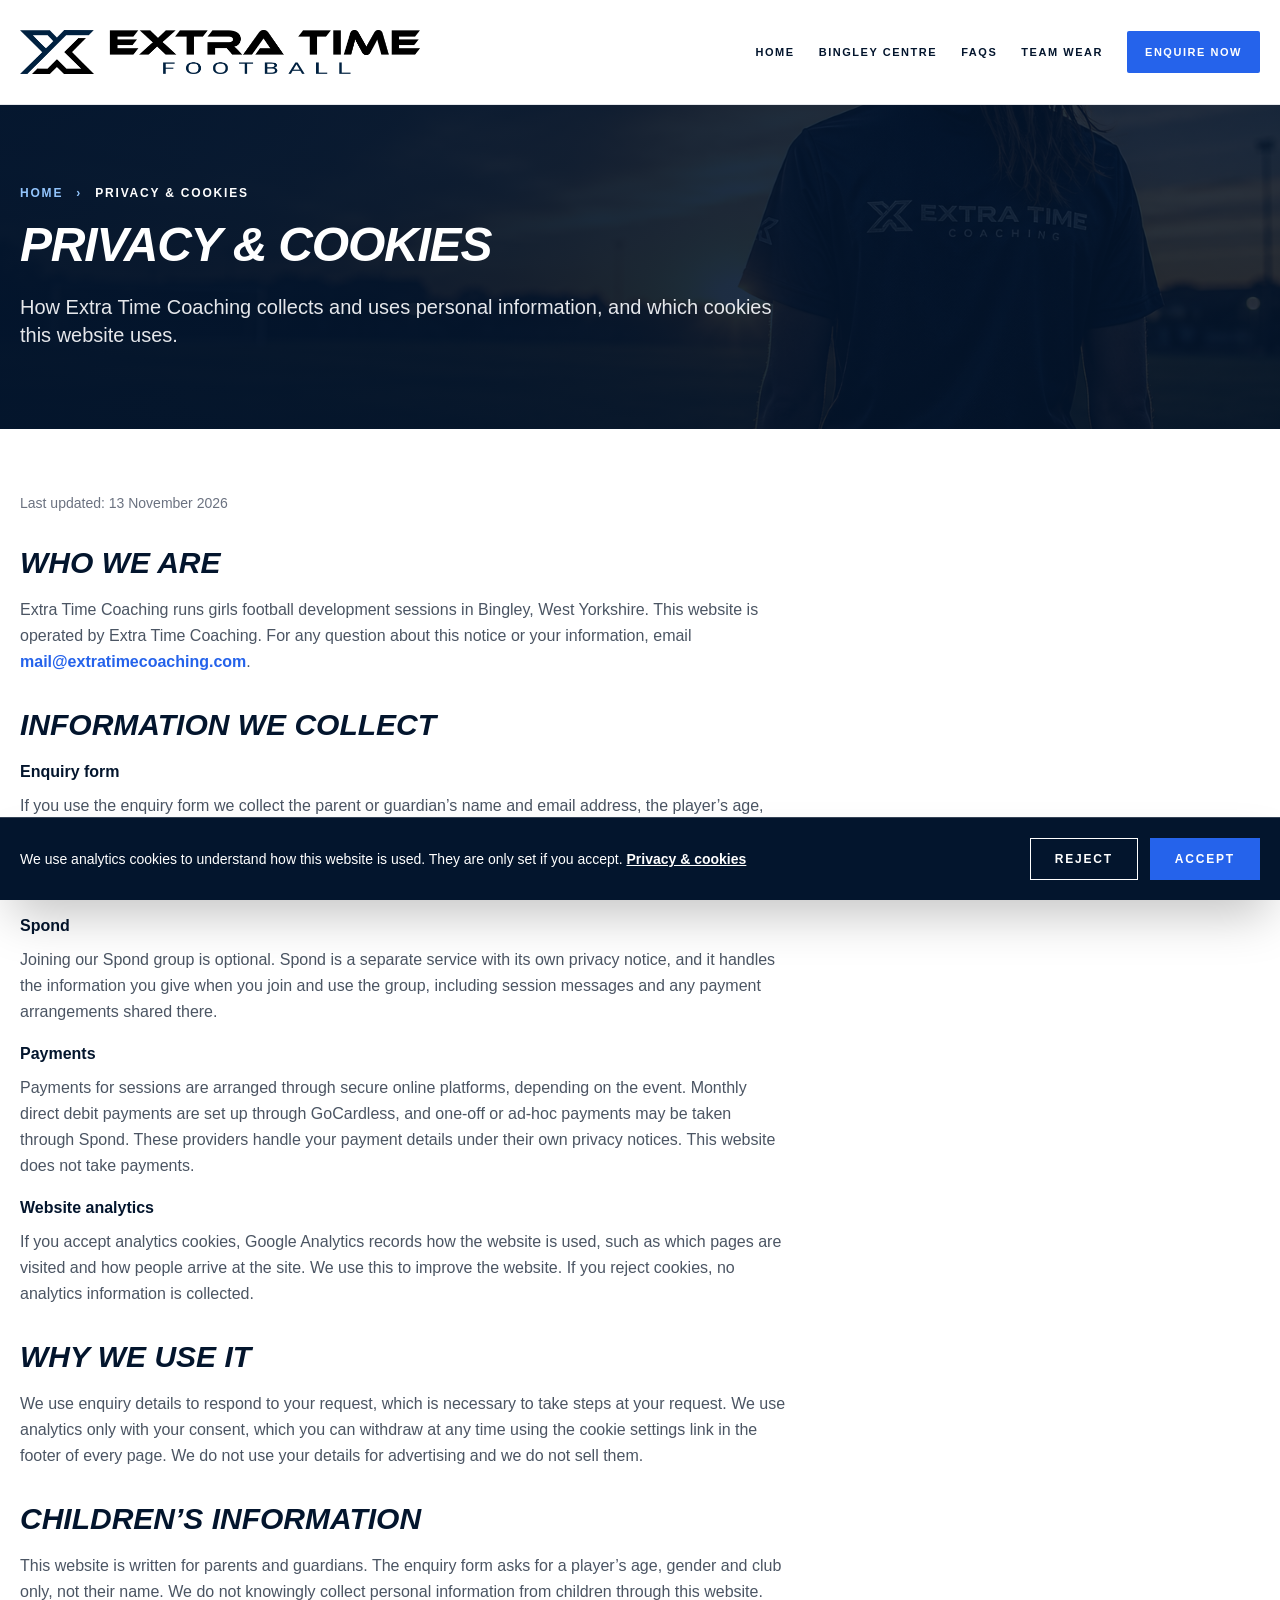
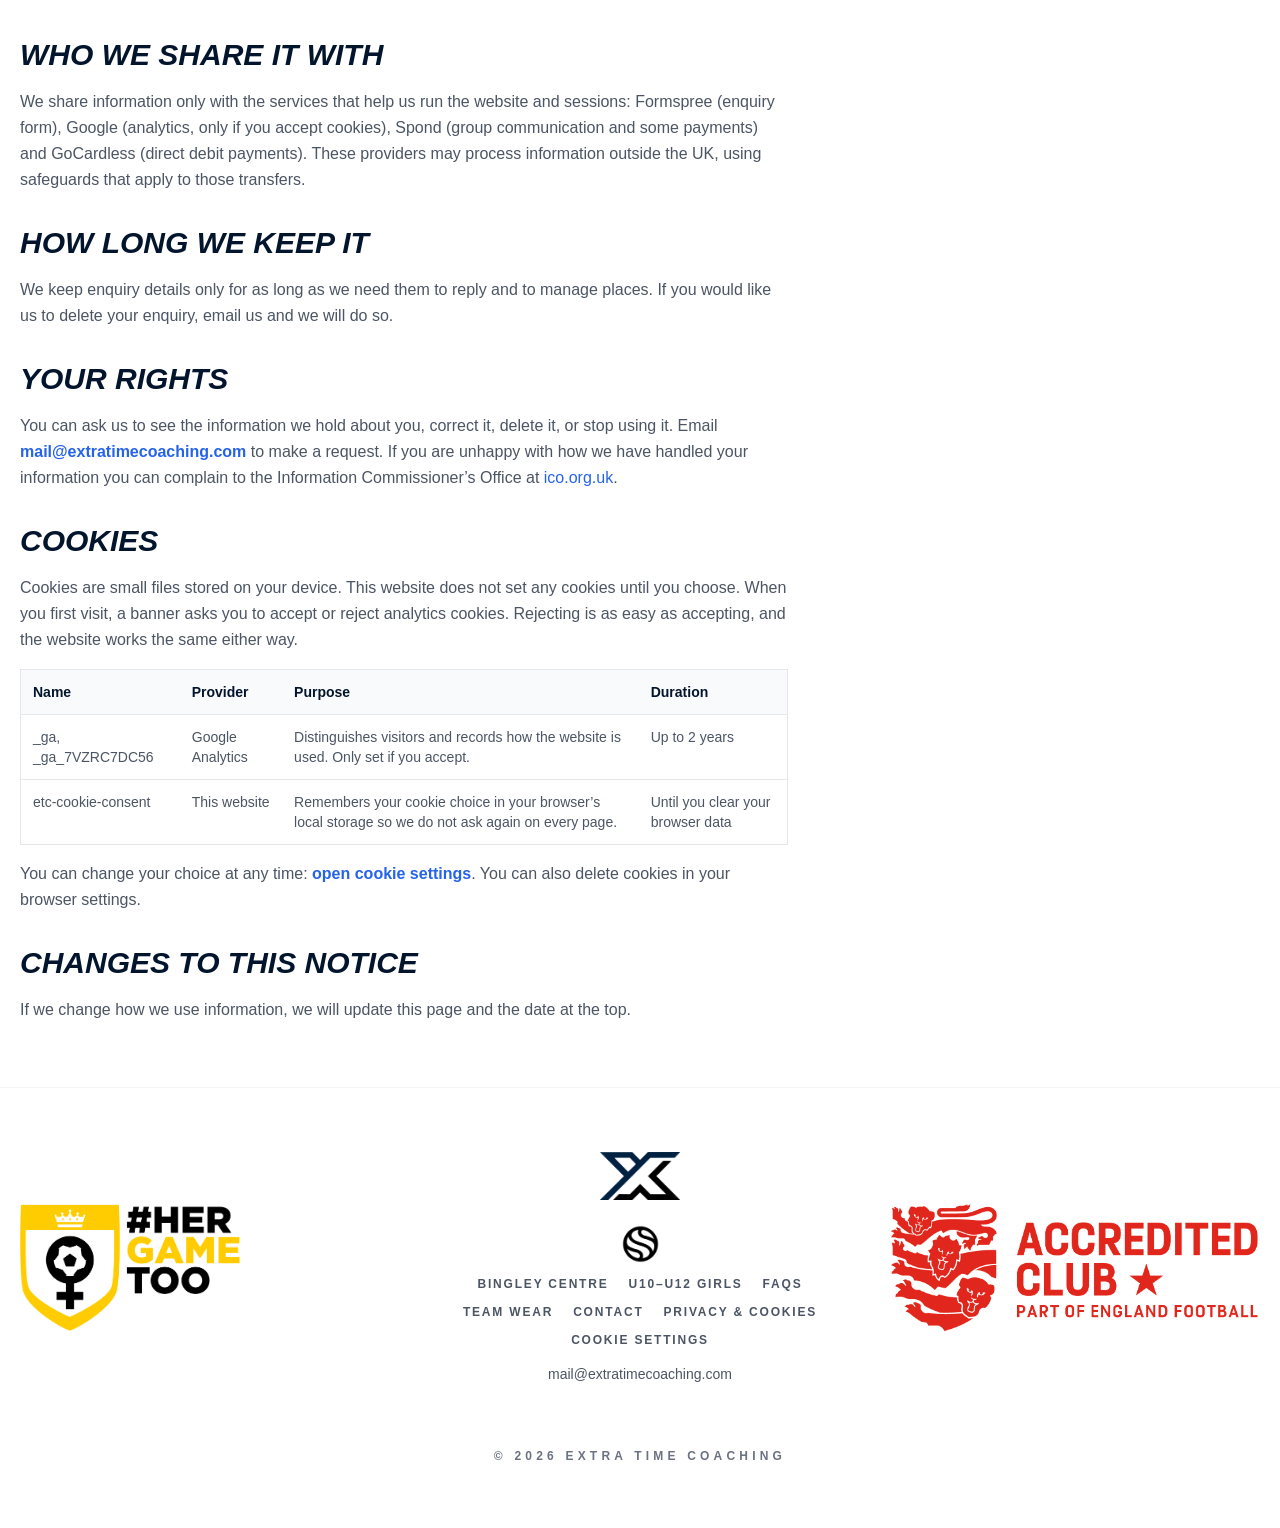
<file: privacy.html>
<!DOCTYPE html>
<html lang="en-GB">
<head>
<meta charset="utf-8">
<meta name="viewport" content="width=device-width, initial-scale=1.0">
<meta name="theme-color" content="#03152d">
<title>Privacy &amp; Cookies | Extra Time Coaching</title>
<meta name="description" content="How Extra Time Coaching collects and uses personal information, and which cookies this website uses.">
<meta name="robots" content="index, follow, max-image-preview:large, max-snippet:-1">
<link rel="canonical" href="https://extratimecoaching.com/privacy.html">
<link rel="icon" type="image/png" href="favicon.png">
<link rel="preload" as="image" href="hero-girl-player.png" fetchpriority="high">
<link rel="stylesheet" href="styles.css?v=20261113">
<script type="application/ld+json">



{
 "@context": "https://schema.org",
 "@graph": [
  {
   "@type": "SportsActivityLocation",
   "@id": "https://extratimecoaching.com/#organization",
   "name": "Extra Time Coaching",
   "url": "https://extratimecoaching.com/",
   "description": "1 star England Football accredited football coaching for girls: a weekly term-time U13–U15 development centre at Beckfoot School in Bingley, a U10–U12 centre coming soon (waiting list open), holiday camps in Keighley, 1-to-1 coaching and optional Joma team wear.",
   "image": "https://extratimecoaching.com/hero-girl-player.png",
   "logo": "https://extratimecoaching.com/LogoTight.png",
   "email": "mail@extratimecoaching.com",
   "address": {
    "@type": "PostalAddress",
    "streetAddress": "Wagon Lane",
    "addressLocality": "Bingley",
    "addressRegion": "West Yorkshire",
    "postalCode": "BD16 1EE",
    "addressCountry": "GB"
   },
   "areaServed": [
    "Bingley",
    "Keighley",
    "Bradford",
    "Eldwick",
    "Silsden",
    "Saltaire",
    "Skipton",
    "Burley",
    "Bolton Woods"
   ],
   "openingHoursSpecification": [
    {
     "@type": "OpeningHoursSpecification",
     "dayOfWeek": "Tuesday",
     "opens": "18:00",
     "closes": "19:00"
    }
   ],
   "employee": {
    "@id": "https://extratimecoaching.com/#coach"
   },
   "hasCredential": {
    "@type": "EducationalOccupationalCredential",
    "name": "England Football Accredited Club (1 star)",
    "credentialCategory": "certification",
    "recognizedBy": {
     "@type": "Organization",
     "name": "England Football"
    }
   },
   "alternateName": [
    "Extra Time Football"
   ],
   "location": [
    {
     "@type": "Place",
     "name": "Beckfoot School",
     "address": {
      "@type": "PostalAddress",
      "streetAddress": "Wagon Lane",
      "addressLocality": "Bingley",
      "addressRegion": "West Yorkshire",
      "postalCode": "BD16 1EE",
      "addressCountry": "GB"
     }
    },
    {
     "@type": "Place",
     "name": "Marley Activities and Coaching Centre",
     "address": {
      "@type": "PostalAddress",
      "streetAddress": "Aireworth Road",
      "addressLocality": "Keighley",
      "addressRegion": "West Yorkshire",
      "postalCode": "BD21 4DB",
      "addressCountry": "GB"
     }
    }
   ],
   "contactPoint": {
    "@type": "ContactPoint",
    "contactType": "customer service",
    "email": "mail@extratimecoaching.com",
    "url": "https://extratimecoaching.com/#enquiry",
    "availableLanguage": "English"
   },
   "knowsAbout": [
    "Girls football coaching",
    "U10–U12 girls football",
    "Grassroots football player development",
    "1-to-1 football coaching",
    "School holiday football camps",
    "Football safeguarding"
   ],
   "makesOffer": [
    {
     "@type": "Offer",
     "name": "U13–U15 Girls Football Development Centre (term time)",
     "description": "Weekly small-group football training, Tuesdays 6:00–7:00pm at Beckfoot School, Bingley. The price applies to this group only.",
     "priceSpecification": {
      "@type": "UnitPriceSpecification",
      "price": "30",
      "priceCurrency": "GBP",
      "unitCode": "MON"
     },
     "itemOffered": {
      "@type": "Service",
      "name": "U13–U15 Girls Football Development Centre",
      "serviceType": "Football coaching",
      "provider": {
       "@id": "https://extratimecoaching.com/#organization"
      },
      "areaServed": "Bingley",
      "audience": {
       "@type": "PeopleAudience",
       "audienceType": "Girls playing grassroots football",
       "suggestedGender": "female",
       "suggestedMinAge": 12,
       "suggestedMaxAge": 15
      }
     }
    },
    {
     "@type": "Offer",
     "name": "U10–U12 Girls Football Development Centre (waiting list)",
     "description": "Planned weekly small-group football training at Beckfoot School, Bingley. Days and times to be confirmed. Not yet open for booking: join the waiting list via the enquiry form.",
     "priceSpecification": {
      "@type": "UnitPriceSpecification",
      "price": "30",
      "priceCurrency": "GBP",
      "unitCode": "MON"
     },
     "itemOffered": {
      "@type": "Service",
      "name": "U10–U12 Girls Football Development Centre",
      "serviceType": "Football coaching",
      "provider": {
       "@id": "https://extratimecoaching.com/#organization"
      },
      "areaServed": "Bingley",
      "audience": {
       "@type": "PeopleAudience",
       "audienceType": "Girls aged 10 to 12",
       "suggestedGender": "female",
       "suggestedMinAge": 10,
       "suggestedMaxAge": 12
      }
     }
    },
    {
     "@type": "Offer",
     "name": "1-to-1 football coaching",
     "description": "Price and location depend on availability, participants and venue hire, and are confirmed on enquiry.",
     "itemOffered": {
      "@type": "Service",
      "name": "1-to-1 football coaching",
      "serviceType": "Football coaching",
      "provider": {
       "@id": "https://extratimecoaching.com/#organization"
      }
     }
    }
   ]
  },
  {
   "@type": "Person",
   "@id": "https://extratimecoaching.com/#coach",
   "name": "Jonathan Gallucci",
   "jobTitle": "FA Accredited Coach and Club Welfare Officer",
   "email": "mail@extratimecoaching.com",
   "worksFor": {
    "@id": "https://extratimecoaching.com/#organization"
   },
   "description": "FA accredited coach and club welfare officer at Extra Time Coaching.",
   "knowsAbout": [
    "Football coaching",
    "Safeguarding and welfare"
   ]
  },
  {
   "@type": "WebSite",
   "@id": "https://extratimecoaching.com/#website",
   "url": "https://extratimecoaching.com/",
   "name": "Extra Time Coaching",
   "publisher": {
    "@id": "https://extratimecoaching.com/#organization"
   },
   "inLanguage": "en-GB"
  },
  {
   "@type": "WebPage",
   "@id": "https://extratimecoaching.com/privacy.html#webpage",
   "url": "https://extratimecoaching.com/privacy.html",
   "name": "Privacy & Cookies | Extra Time Coaching",
   "description": "How Extra Time Coaching collects and uses personal information, and which cookies this website uses.",
   "inLanguage": "en-GB",
   "dateModified": "2026-11-13",
   "isPartOf": {
    "@id": "https://extratimecoaching.com/#website"
   },
   "about": {
    "@id": "https://extratimecoaching.com/#organization"
   },
   "breadcrumb": {
    "@id": "https://extratimecoaching.com/privacy.html#breadcrumb"
   }
  },
  {
   "@type": "BreadcrumbList",
   "@id": "https://extratimecoaching.com/privacy.html#breadcrumb",
   "itemListElement": [
    {
     "@type": "ListItem",
     "position": 1,
     "name": "Home",
     "item": "https://extratimecoaching.com/"
    },
    {
     "@type": "ListItem",
     "position": 2,
     "name": "Privacy & Cookies",
     "item": "https://extratimecoaching.com/privacy.html"
    }
   ]
  }
 ]
}



</script>
<script src="site.js?v=20261113" defer></script>
</head>
<body class="text-gray-900 bg-white">
<a href="#main" class="sr-only focus:not-sr-only focus:fixed focus:top-2 focus:left-2 focus:z-[2000] focus:bg-white focus:text-[#03152d] focus:px-4 focus:py-3 focus:font-black">Skip to content</a>
<nav class="site-nav" aria-label="Main navigation">
<div class="site-nav-inner">
<a href="/" aria-label="Extra Time Coaching home" class="site-logo"><img alt="Extra Time Coaching" src="LogoNameTight.png"></a>
<div class="desktop-navigation"><a href="/">Home</a><a href="bingley-girls-football-development.html">Bingley Centre</a><a href="faqs.html">FAQs</a><a href="team-wear.html">Team Wear</a><a class="desktop-enquire" href="/#enquiry">Enquire Now</a></div>
<button id="mobile-menu-toggle" class="mobile-menu-toggle" type="button" aria-label="Open navigation menu" aria-controls="mobile-navigation" aria-expanded="false">
<svg id="mobile-menu-icon-open" xmlns="http://www.w3.org/2000/svg" width="24" height="24" viewBox="0 0 24 24" fill="none" stroke="currentColor" stroke-width="2" stroke-linecap="round" aria-hidden="true"><path d="M4 6h16M4 12h16M4 18h16"/></svg>
<svg id="mobile-menu-icon-close" xmlns="http://www.w3.org/2000/svg" width="24" height="24" viewBox="0 0 24 24" fill="none" stroke="currentColor" stroke-width="2" stroke-linecap="round" aria-hidden="true" hidden><path d="M6 6l12 12M18 6L6 18"/></svg>
</button>
</div>
<div id="mobile-navigation" class="mobile-navigation" aria-label="Mobile navigation" hidden><a href="/">Home</a><a href="bingley-girls-football-development.html">Bingley Centre</a><a href="faqs.html">FAQs</a><a href="team-wear.html">Team Wear</a><a class="mobile-enquire" href="/#enquiry">Enquire Now</a></div>
</nav>
<main id="main">
<header class="hero text-white py-14 md:py-20 px-5">
<div class="max-w-7xl mx-auto">
<nav aria-label="Breadcrumb" class="text-xs uppercase tracking-[0.15em] font-black text-blue-300 mb-5"><a class="hover:text-white" href="/">Home</a> <span class="mx-2">›</span> <span class="text-white">Privacy &amp; Cookies</span></nav>
<h1 class="text-4xl md:text-5xl font-black uppercase italic tracking-tight mb-6">Privacy &amp; Cookies</h1>
<p class="text-gray-200 text-lg md:text-xl leading-relaxed max-w-3xl">How Extra Time Coaching collects and uses personal information, and which cookies this website uses.</p>
</div>
</header>

<section class="py-12 md:py-16 px-5">
<div class="max-w-7xl mx-auto"><div class="max-w-3xl text-gray-600 leading-relaxed">
<p class="mb-8 text-sm text-gray-500">Last updated: 13 November 2026</p>

<h2 class="text-2xl font-black uppercase italic text-[#03152d] mb-4 md:text-3xl">Who we are</h2>
<p class="mb-8">Extra Time Coaching runs girls football development sessions in Bingley, West Yorkshire. This website is operated by Extra Time Coaching. For any question about this notice or your information, email <a class="text-blue-600 font-black hover:underline" href="mailto:mail@extratimecoaching.com">mail@extratimecoaching.com</a>.</p>

<h2 class="text-2xl font-black uppercase italic text-[#03152d] mb-4 md:text-3xl">Information we collect</h2>
<h3 class="font-black text-[#03152d] mb-2">Enquiry form</h3>
<p class="mb-4">If you use the enquiry form we collect the parent or guardian’s name and email address, the player’s age, gender and current club, the type of enquiry, and the message you write. We use this only to reply to your enquiry and to tell you about availability. The form is processed by Formspree, which passes your message to us.</p>
<h3 class="font-black text-[#03152d] mb-2">Spond</h3>
<p class="mb-4">Joining our Spond group is optional. Spond is a separate service with its own privacy notice, and it handles the information you give when you join and use the group, including session messages and any payment arrangements shared there.</p>
<h3 class="font-black text-[#03152d] mb-2">Payments</h3>
<p class="mb-4">Payments for sessions are arranged through secure online platforms, depending on the event. Monthly direct debit payments are set up through GoCardless, and one-off or ad-hoc payments may be taken through Spond. These providers handle your payment details under their own privacy notices. This website does not take payments.</p>
<h3 class="font-black text-[#03152d] mb-2">Website analytics</h3>
<p class="mb-8">If you accept analytics cookies, Google Analytics records how the website is used, such as which pages are visited and how people arrive at the site. We use this to improve the website. If you reject cookies, no analytics information is collected.</p>

<h2 class="text-2xl font-black uppercase italic text-[#03152d] mb-4 md:text-3xl">Why we use it</h2>
<p class="mb-8">We use enquiry details to respond to your request, which is necessary to take steps at your request. We use analytics only with your consent, which you can withdraw at any time using the cookie settings link in the footer of every page. We do not use your details for advertising and we do not sell them.</p>

<h2 class="text-2xl font-black uppercase italic text-[#03152d] mb-4 md:text-3xl">Children’s information</h2>
<p class="mb-8">This website is written for parents and guardians. The enquiry form asks for a player’s age, gender and club only, not their name. We do not knowingly collect personal information from children through this website.</p>

<h2 class="text-2xl font-black uppercase italic text-[#03152d] mb-4 md:text-3xl">Who we share it with</h2>
<p class="mb-8">We share information only with the services that help us run the website and sessions: Formspree (enquiry form), Google (analytics, only if you accept cookies), Spond (group communication and some payments) and GoCardless (direct debit payments). These providers may process information outside the UK, using safeguards that apply to those transfers.</p>

<h2 class="text-2xl font-black uppercase italic text-[#03152d] mb-4 md:text-3xl">How long we keep it</h2>
<p class="mb-8">We keep enquiry details only for as long as we need them to reply and to manage places. If you would like us to delete your enquiry, email us and we will do so.</p>

<h2 class="text-2xl font-black uppercase italic text-[#03152d] mb-4 md:text-3xl">Your rights</h2>
<p class="mb-8">You can ask us to see the information we hold about you, correct it, delete it, or stop using it. Email <a class="text-blue-600 font-black hover:underline" href="mailto:mail@extratimecoaching.com">mail@extratimecoaching.com</a> to make a request. If you are unhappy with how we have handled your information you can complain to the Information Commissioner’s Office at <a class="text-blue-600 hover:underline" href="https://ico.org.uk" target="_blank" rel="noopener noreferrer">ico.org.uk</a>.</p>

<h2 id="cookies" class="text-2xl font-black uppercase italic text-[#03152d] mb-4 md:text-3xl">Cookies</h2>
<p class="mb-4">Cookies are small files stored on your device. This website does not set any cookies until you choose. When you first visit, a banner asks you to accept or reject analytics cookies. Rejecting is as easy as accepting, and the website works the same either way.</p>
<div class="overflow-x-auto mb-4">
<table class="w-full text-left text-sm border border-gray-200">
<caption class="sr-only">Cookies and storage used by this website</caption>
<thead class="bg-gray-50 text-[#03152d]"><tr><th scope="col" class="p-3 border-b border-gray-200 font-black">Name</th><th scope="col" class="p-3 border-b border-gray-200 font-black">Provider</th><th scope="col" class="p-3 border-b border-gray-200 font-black">Purpose</th><th scope="col" class="p-3 border-b border-gray-200 font-black">Duration</th></tr></thead>
<tbody>
<tr><td class="p-3 border-b border-gray-200 align-top">_ga, _ga_7VZRC7DC56</td><td class="p-3 border-b border-gray-200 align-top">Google Analytics</td><td class="p-3 border-b border-gray-200 align-top">Distinguishes visitors and records how the website is used. Only set if you accept.</td><td class="p-3 border-b border-gray-200 align-top">Up to 2 years</td></tr>
<tr><td class="p-3 align-top">etc-cookie-consent</td><td class="p-3 align-top">This website</td><td class="p-3 align-top">Remembers your cookie choice in your browser’s local storage so we do not ask again on every page.</td><td class="p-3 align-top">Until you clear your browser data</td></tr>
</tbody>
</table>
</div>
<p class="mb-8">You can change your choice at any time: <button type="button" data-cookie-settings class="text-blue-600 font-black hover:underline">open cookie settings</button>. You can also delete cookies in your browser settings.</p>

<h2 class="text-2xl font-black uppercase italic text-[#03152d] mb-4 md:text-3xl">Changes to this notice</h2>
<p>If we change how we use information, we will update this page and the date at the top.</p>
</div></div>
</section>

</main>
<footer class="bg-white py-16 px-5 border-t border-gray-100">
<div class="max-w-7xl mx-auto">
<div class="flex flex-col md:flex-row items-center justify-between gap-12">
<div class="flex-1 flex justify-center md:justify-start"><img alt="Her Game Too" class="h-24 md:h-32 object-contain" src="HGT LOGO_BADGE_FULL.png" loading="lazy" decoding="async"></div>
<div class="flex-1 flex flex-col items-center">
<img alt="Extra Time Coaching" class="h-12 mb-6" src="LogoTight.png" loading="lazy" decoding="async">
<div class="flex items-center gap-8">
<a class="hover:opacity-70 transition" href="https://spond.com/invite/GVVXG" target="_blank" rel="noopener noreferrer"><img alt="Join our Spond group" class="w-10 h-10" src="Spond.png" loading="lazy" decoding="async"></a>
</div>
<div class="flex flex-wrap justify-center gap-x-5 gap-y-3 text-xs uppercase tracking-[0.15em] font-black mt-3">
<a class="text-gray-600 hover:text-blue-600" href="bingley-girls-football-development.html">Bingley Centre</a>
<a class="text-gray-600 hover:text-blue-600" href="girls-football-u10-u12-bingley.html">U10–U12 Girls</a>
<a class="text-gray-600 hover:text-blue-600" href="faqs.html">FAQs</a>
<a class="text-gray-600 hover:text-blue-600" href="team-wear.html">Team Wear</a>
<a class="text-gray-600 hover:text-blue-600" href="/#enquiry">Contact</a>
<a class="text-gray-600 hover:text-blue-600" href="privacy.html">Privacy &amp; Cookies</a>
<button type="button" data-cookie-settings class="text-gray-600 hover:text-blue-600 uppercase tracking-[0.15em] font-black">Cookie Settings</button>
</div>
<p class="text-sm text-gray-600 mt-4"><a class="hover:text-blue-600" href="mailto:mail@extratimecoaching.com">mail@extratimecoaching.com</a></p>
</div>
<div class="flex-1 flex justify-center md:justify-end"><img alt="England Football Accredited Club" class="h-24 md:h-32 object-contain" src="EnglandFootball_AccClub_1star_red.jpg" loading="lazy" decoding="async"></div>
</div>
<div class="mt-16 text-center"><p class="text-xs uppercase tracking-[0.35em] text-gray-500 font-black">© 2026 Extra Time Coaching</p></div>
</div>
</footer>


</body>
</html>
</file>
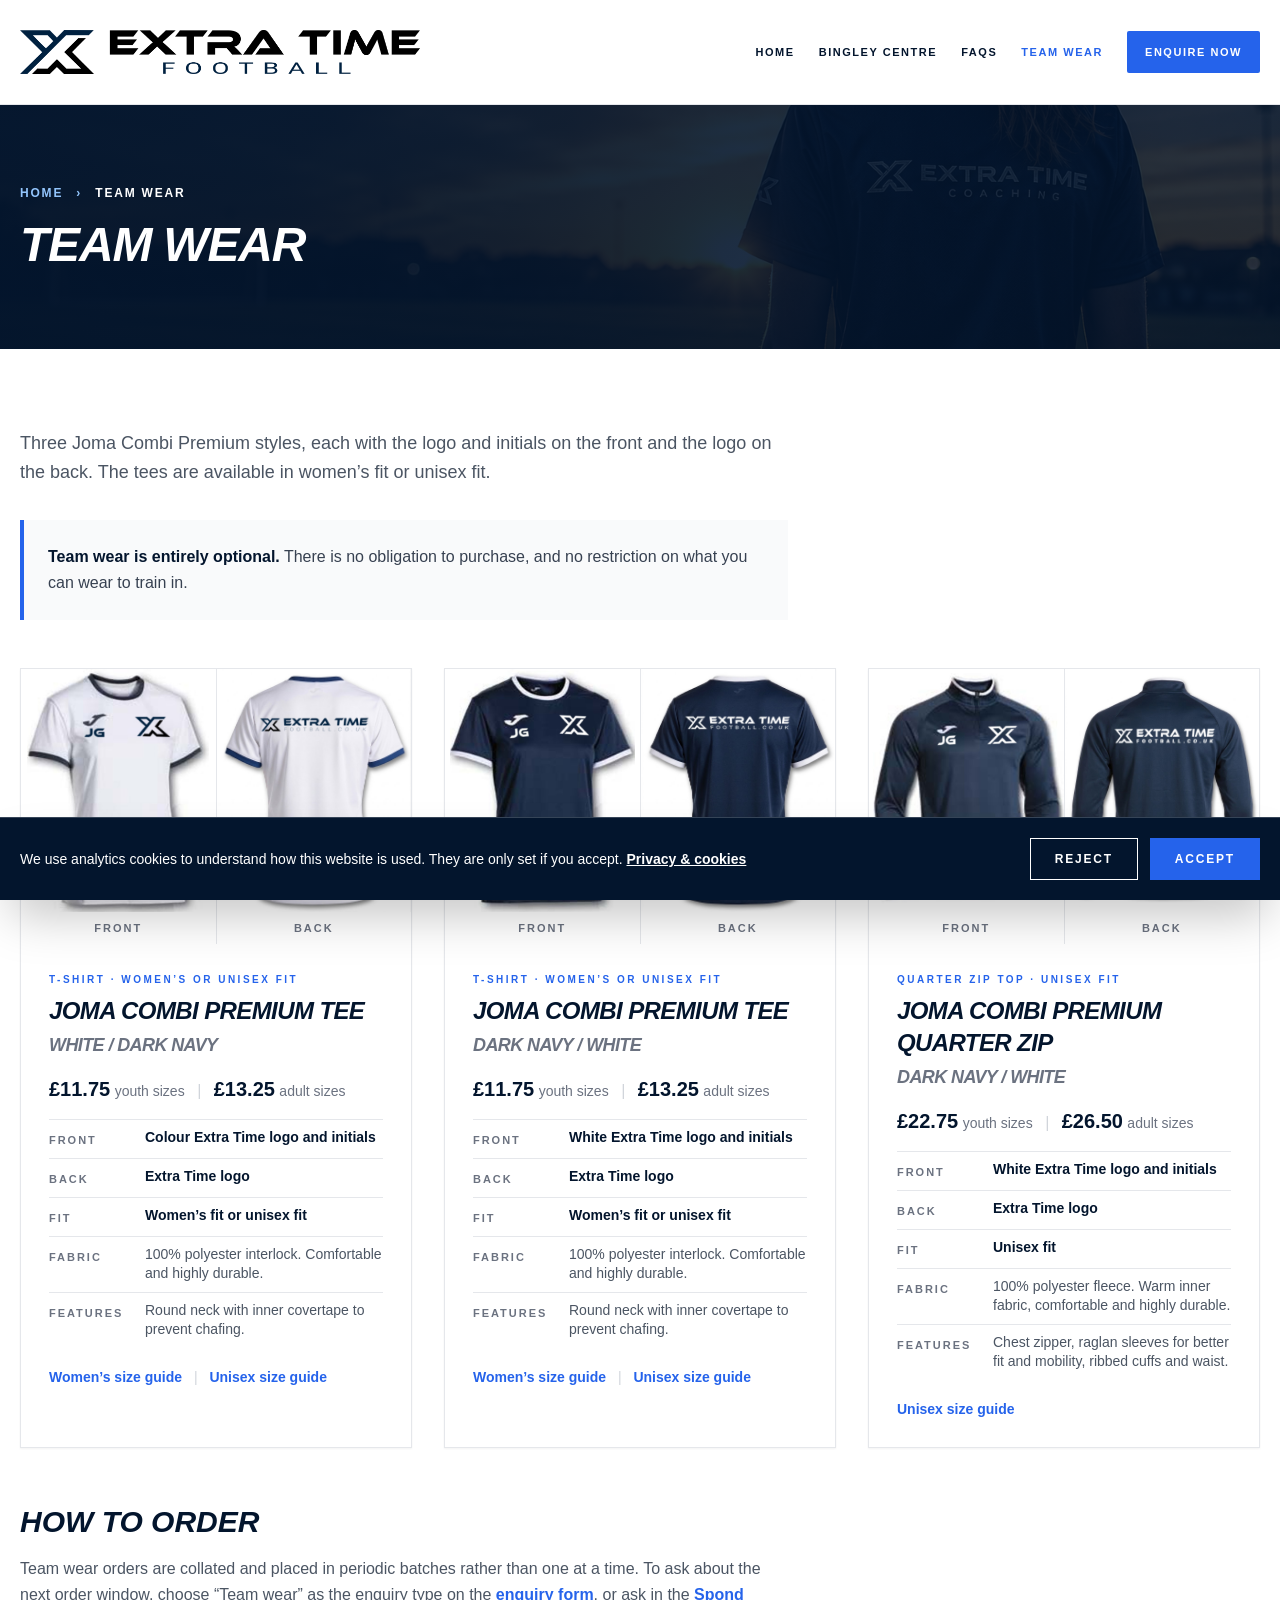
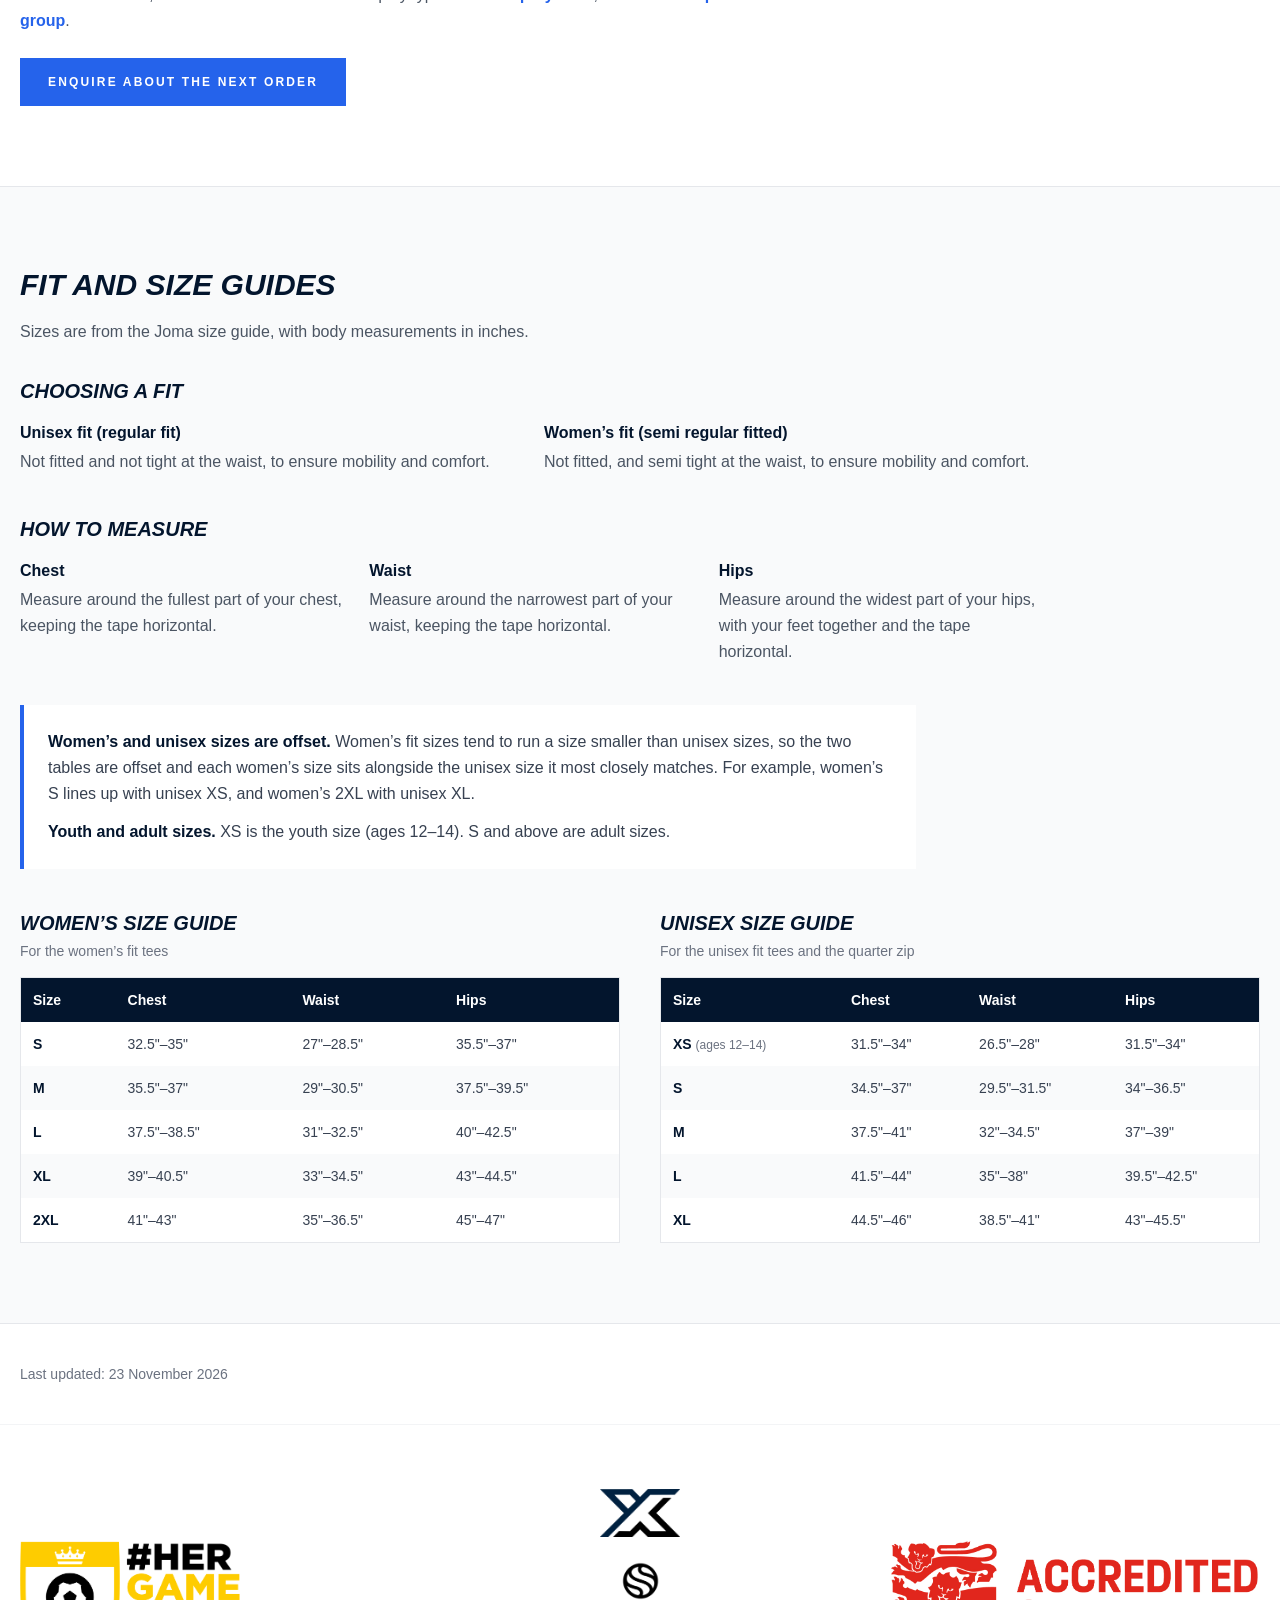
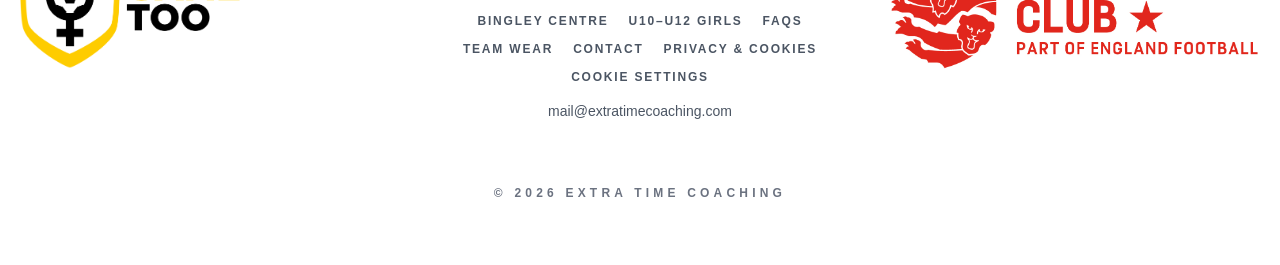
<file: team-wear.html>
<!DOCTYPE html>
<html lang="en-GB">
<head>
<meta charset="utf-8">
<meta name="viewport" content="width=device-width, initial-scale=1.0">
<meta name="theme-color" content="#03152d">
<title>Team Wear | Joma Tees &amp; Quarter Zip | Extra Time Coaching</title>
<meta name="description" content="Extra Time team wear by Joma: tees in women’s or unisex fit, white or navy, and a navy quarter zip, with the Extra Time logo and initials.">
<meta name="robots" content="index, follow, max-image-preview:large, max-snippet:-1">
<link rel="canonical" href="https://extratimecoaching.com/team-wear.html">
<link rel="icon" type="image/png" href="favicon.png">
<link rel="preload" as="image" href="hero-girl-player.png" fetchpriority="high">
<link rel="stylesheet" href="styles.css?v=20261113">
<script type="application/ld+json">




{
 "@context": "https://schema.org",
 "@graph": [
  {
   "@type": "SportsActivityLocation",
   "@id": "https://extratimecoaching.com/#organization",
   "name": "Extra Time Coaching",
   "url": "https://extratimecoaching.com/",
   "description": "1 star England Football accredited football coaching for girls: a weekly term-time U13–U15 development centre at Beckfoot School in Bingley, a U10–U12 centre coming soon (waiting list open), holiday camps in Keighley, 1-to-1 coaching and optional Joma team wear.",
   "image": "https://extratimecoaching.com/hero-girl-player.png",
   "logo": "https://extratimecoaching.com/LogoTight.png",
   "email": "mail@extratimecoaching.com",
   "address": {
    "@type": "PostalAddress",
    "streetAddress": "Wagon Lane",
    "addressLocality": "Bingley",
    "addressRegion": "West Yorkshire",
    "postalCode": "BD16 1EE",
    "addressCountry": "GB"
   },
   "areaServed": [
    "Bingley",
    "Keighley",
    "Bradford",
    "Eldwick",
    "Silsden",
    "Saltaire",
    "Skipton",
    "Burley",
    "Bolton Woods"
   ],
   "openingHoursSpecification": [
    {
     "@type": "OpeningHoursSpecification",
     "dayOfWeek": "Tuesday",
     "opens": "18:00",
     "closes": "19:00"
    }
   ],
   "employee": {
    "@id": "https://extratimecoaching.com/#coach"
   },
   "hasCredential": {
    "@type": "EducationalOccupationalCredential",
    "name": "England Football Accredited Club (1 star)",
    "credentialCategory": "certification",
    "recognizedBy": {
     "@type": "Organization",
     "name": "England Football"
    }
   },
   "alternateName": [
    "Extra Time Football"
   ],
   "location": [
    {
     "@type": "Place",
     "name": "Beckfoot School",
     "address": {
      "@type": "PostalAddress",
      "streetAddress": "Wagon Lane",
      "addressLocality": "Bingley",
      "addressRegion": "West Yorkshire",
      "postalCode": "BD16 1EE",
      "addressCountry": "GB"
     }
    },
    {
     "@type": "Place",
     "name": "Marley Activities and Coaching Centre",
     "address": {
      "@type": "PostalAddress",
      "streetAddress": "Aireworth Road",
      "addressLocality": "Keighley",
      "addressRegion": "West Yorkshire",
      "postalCode": "BD21 4DB",
      "addressCountry": "GB"
     }
    }
   ],
   "contactPoint": {
    "@type": "ContactPoint",
    "contactType": "customer service",
    "email": "mail@extratimecoaching.com",
    "url": "https://extratimecoaching.com/#enquiry",
    "availableLanguage": "English"
   },
   "knowsAbout": [
    "Girls football coaching",
    "U10–U12 girls football",
    "Grassroots football player development",
    "1-to-1 football coaching",
    "School holiday football camps",
    "Football safeguarding"
   ],
   "makesOffer": [
    {
     "@type": "Offer",
     "name": "U13–U15 Girls Football Development Centre (term time)",
     "description": "Weekly small-group football training, Tuesdays 6:00–7:00pm at Beckfoot School, Bingley. The price applies to this group only.",
     "priceSpecification": {
      "@type": "UnitPriceSpecification",
      "price": "30",
      "priceCurrency": "GBP",
      "unitCode": "MON"
     },
     "itemOffered": {
      "@type": "Service",
      "name": "U13–U15 Girls Football Development Centre",
      "serviceType": "Football coaching",
      "provider": {
       "@id": "https://extratimecoaching.com/#organization"
      },
      "areaServed": "Bingley",
      "audience": {
       "@type": "PeopleAudience",
       "audienceType": "Girls playing grassroots football",
       "suggestedGender": "female",
       "suggestedMinAge": 12,
       "suggestedMaxAge": 15
      }
     }
    },
    {
     "@type": "Offer",
     "name": "U10–U12 Girls Football Development Centre (waiting list)",
     "description": "Planned weekly small-group football training at Beckfoot School, Bingley. Days and times to be confirmed. Not yet open for booking: join the waiting list via the enquiry form.",
     "priceSpecification": {
      "@type": "UnitPriceSpecification",
      "price": "30",
      "priceCurrency": "GBP",
      "unitCode": "MON"
     },
     "itemOffered": {
      "@type": "Service",
      "name": "U10–U12 Girls Football Development Centre",
      "serviceType": "Football coaching",
      "provider": {
       "@id": "https://extratimecoaching.com/#organization"
      },
      "areaServed": "Bingley",
      "audience": {
       "@type": "PeopleAudience",
       "audienceType": "Girls aged 10 to 12",
       "suggestedGender": "female",
       "suggestedMinAge": 10,
       "suggestedMaxAge": 12
      }
     }
    },
    {
     "@type": "Offer",
     "name": "1-to-1 football coaching",
     "description": "Price and location depend on availability, participants and venue hire, and are confirmed on enquiry.",
     "itemOffered": {
      "@type": "Service",
      "name": "1-to-1 football coaching",
      "serviceType": "Football coaching",
      "provider": {
       "@id": "https://extratimecoaching.com/#organization"
      }
     }
    }
   ]
  },
  {
   "@type": "Person",
   "@id": "https://extratimecoaching.com/#coach",
   "name": "Jonathan Gallucci",
   "jobTitle": "FA Accredited Coach and Club Welfare Officer",
   "email": "mail@extratimecoaching.com",
   "worksFor": {
    "@id": "https://extratimecoaching.com/#organization"
   },
   "description": "FA accredited coach and club welfare officer at Extra Time Coaching.",
   "knowsAbout": [
    "Football coaching",
    "Safeguarding and welfare"
   ]
  },
  {
   "@type": "WebSite",
   "@id": "https://extratimecoaching.com/#website",
   "url": "https://extratimecoaching.com/",
   "name": "Extra Time Coaching",
   "publisher": {
    "@id": "https://extratimecoaching.com/#organization"
   },
   "inLanguage": "en-GB"
  },
  {
   "@type": "WebPage",
   "@id": "https://extratimecoaching.com/team-wear.html#webpage",
   "url": "https://extratimecoaching.com/team-wear.html",
   "name": "Team Wear | Joma Tees & Quarter Zip | Extra Time Coaching",
   "description": "Extra Time team wear by Joma: tees in women’s or unisex fit, white or navy, and a navy quarter zip, with the Extra Time logo and initials.",
   "inLanguage": "en-GB",
   "dateModified": "2026-11-23",
   "isPartOf": {
    "@id": "https://extratimecoaching.com/#website"
   },
   "about": {
    "@id": "https://extratimecoaching.com/#organization"
   },
   "breadcrumb": {
    "@id": "https://extratimecoaching.com/team-wear.html#breadcrumb"
   }
  },
  {
   "@type": "BreadcrumbList",
   "@id": "https://extratimecoaching.com/team-wear.html#breadcrumb",
   "itemListElement": [
    {
     "@type": "ListItem",
     "position": 1,
     "name": "Home",
     "item": "https://extratimecoaching.com/"
    },
    {
     "@type": "ListItem",
     "position": 2,
     "name": "Team Wear",
     "item": "https://extratimecoaching.com/team-wear.html"
    }
   ]
  }
 ]
}




</script>
<script src="site.js?v=20261113" defer></script>
</head>
<body class="text-gray-900 bg-white">
<a href="#main" class="sr-only focus:not-sr-only focus:fixed focus:top-2 focus:left-2 focus:z-[2000] focus:bg-white focus:text-[#03152d] focus:px-4 focus:py-3 focus:font-black">Skip to content</a>
<nav class="site-nav" aria-label="Main navigation">
<div class="site-nav-inner">
<a href="/" aria-label="Extra Time Coaching home" class="site-logo"><img alt="Extra Time Coaching" src="LogoNameTight.png"></a>
<div class="desktop-navigation"><a href="/">Home</a><a href="bingley-girls-football-development.html">Bingley Centre</a><a href="faqs.html">FAQs</a><a href="team-wear.html" aria-current="page">Team Wear</a><a class="desktop-enquire" href="/#enquiry">Enquire Now</a></div>
<button id="mobile-menu-toggle" class="mobile-menu-toggle" type="button" aria-label="Open navigation menu" aria-controls="mobile-navigation" aria-expanded="false">
<svg id="mobile-menu-icon-open" xmlns="http://www.w3.org/2000/svg" width="24" height="24" viewBox="0 0 24 24" fill="none" stroke="currentColor" stroke-width="2" stroke-linecap="round" aria-hidden="true"><path d="M4 6h16M4 12h16M4 18h16"/></svg>
<svg id="mobile-menu-icon-close" xmlns="http://www.w3.org/2000/svg" width="24" height="24" viewBox="0 0 24 24" fill="none" stroke="currentColor" stroke-width="2" stroke-linecap="round" aria-hidden="true" hidden><path d="M6 6l12 12M18 6L6 18"/></svg>
</button>
</div>
<div id="mobile-navigation" class="mobile-navigation" aria-label="Mobile navigation" hidden><a href="/">Home</a><a href="bingley-girls-football-development.html">Bingley Centre</a><a href="faqs.html">FAQs</a><a href="team-wear.html" aria-current="page">Team Wear</a><a class="mobile-enquire" href="/#enquiry">Enquire Now</a></div>
</nav>
<main id="main">
<header class="hero text-white py-14 md:py-20 px-5"><div class="max-w-7xl mx-auto">
<nav aria-label="Breadcrumb" class="text-xs uppercase tracking-[0.15em] font-black text-blue-300 mb-5"><a class="hover:text-white" href="/">Home</a> <span class="mx-2">›</span> <span class="text-white">Team Wear</span></nav>
<h1 class="text-4xl md:text-5xl font-black uppercase italic tracking-tight">Team Wear</h1>
</div></header>

<section class="py-14 md:py-20 px-5" aria-label="Team wear range"><div class="max-w-7xl mx-auto">
<p class="max-w-3xl text-gray-600 text-lg leading-relaxed mb-8">Three Joma Combi Premium styles, each with the logo and initials on the front and the logo on the back. The tees are available in women’s fit or unisex fit.</p>
<div class="border-l-4 border-blue-600 bg-gray-50 p-6 max-w-3xl mb-12"><p class="text-gray-700 leading-relaxed"><strong class="text-[#03152d]">Team wear is entirely optional.</strong> There is no obligation to purchase, and no restriction on what you can wear to train in.</p></div>
<div class="grid md:grid-cols-2 lg:grid-cols-3 gap-8">
<article class="bg-white border border-gray-200 shadow-sm flex flex-col" aria-labelledby="tee-white">
<div class="grid grid-cols-2 gap-px bg-gray-200"><figure class="bg-white"><div class="aspect-[4/5]"><img class="w-full h-full object-contain" src="../img/Front%20-%20White%20tee.jpg" alt="Joma Combi Premium tee in white with dark navy trim (women’s fit shown), front view with the colour Extra Time logo and initials" loading="lazy" decoding="async"></div><figcaption class="text-center text-[11px] uppercase tracking-[0.18em] font-black text-gray-500 py-2">Front</figcaption></figure><figure class="bg-white"><div class="aspect-[4/5]"><img class="w-full h-full object-contain" src="../img/Back%20-%20White%20tee.jpg" alt="Joma Combi Premium tee in white with dark navy trim (women’s fit shown), back view with the Extra Time logo" loading="lazy" decoding="async"></div><figcaption class="text-center text-[11px] uppercase tracking-[0.18em] font-black text-gray-500 py-2">Back</figcaption></figure></div>
<div class="p-6 md:p-7">
<p class="uppercase tracking-[0.25em] text-blue-600 text-[10px] font-black mb-2">T-shirt · women’s or unisex fit</p>
<h2 id="tee-white" class="text-xl md:text-2xl font-black uppercase italic tracking-tight text-[#03152d] mb-4">Joma Combi Premium tee <span class="block text-base md:text-lg text-gray-500 mt-1">White / dark navy</span></h2>
<p class="mb-4 text-[#03152d]"><span class="font-black text-xl">£11.75</span> <span class="text-sm text-gray-500">youth sizes</span> <span class="text-gray-300 mx-2">|</span> <span class="font-black text-xl">£13.25</span> <span class="text-sm text-gray-500">adult sizes</span></p>
<dl class="divide-y divide-gray-200 text-sm border-t border-gray-200">
<div class="py-2 flex gap-4"><dt class="w-20 flex-none text-[11px] uppercase tracking-[0.18em] font-black text-gray-500 pt-0.5">Front</dt><dd class="font-bold text-[#03152d] leading-snug">Colour Extra Time logo and initials</dd></div><div class="py-2 flex gap-4"><dt class="w-20 flex-none text-[11px] uppercase tracking-[0.18em] font-black text-gray-500 pt-0.5">Back</dt><dd class="font-bold text-[#03152d] leading-snug">Extra Time logo</dd></div><div class="py-2 flex gap-4"><dt class="w-20 flex-none text-[11px] uppercase tracking-[0.18em] font-black text-gray-500 pt-0.5">Fit</dt><dd class="font-bold text-[#03152d] leading-snug">Women’s fit or unisex fit</dd></div><div class="py-2 flex gap-4"><dt class="w-20 flex-none text-[11px] uppercase tracking-[0.18em] font-black text-gray-500 pt-0.5">Fabric</dt><dd class="text-gray-600 leading-snug">100% polyester interlock. Comfortable and highly durable.</dd></div><div class="py-2 flex gap-4"><dt class="w-20 flex-none text-[11px] uppercase tracking-[0.18em] font-black text-gray-500 pt-0.5">Features</dt><dd class="text-gray-600 leading-snug">Round neck with inner covertape to prevent chafing.</dd></div>
</dl>
<p class="mt-5 text-sm"><a class="text-blue-600 font-black hover:underline" href="#size-guide-womens">Women’s size guide</a> <span class="text-gray-300 mx-2">|</span> <a class="text-blue-600 font-black hover:underline" href="#size-guide-unisex">Unisex size guide</a></p>
</div></article>
<article class="bg-white border border-gray-200 shadow-sm flex flex-col" aria-labelledby="tee-navy">
<div class="grid grid-cols-2 gap-px bg-gray-200"><figure class="bg-white"><div class="aspect-[4/5]"><img class="w-full h-full object-contain" src="../img/Front%20-%20Navy%20tee.jpg" alt="Joma Combi Premium tee in dark navy with white trim (women’s fit shown), front view with the white Extra Time logo and initials" loading="lazy" decoding="async"></div><figcaption class="text-center text-[11px] uppercase tracking-[0.18em] font-black text-gray-500 py-2">Front</figcaption></figure><figure class="bg-white"><div class="aspect-[4/5]"><img class="w-full h-full object-contain" src="../img/Back%20-%20Navy%20tee.jpg" alt="Joma Combi Premium tee in dark navy with white trim (women’s fit shown), back view with the Extra Time logo" loading="lazy" decoding="async"></div><figcaption class="text-center text-[11px] uppercase tracking-[0.18em] font-black text-gray-500 py-2">Back</figcaption></figure></div>
<div class="p-6 md:p-7">
<p class="uppercase tracking-[0.25em] text-blue-600 text-[10px] font-black mb-2">T-shirt · women’s or unisex fit</p>
<h2 id="tee-navy" class="text-xl md:text-2xl font-black uppercase italic tracking-tight text-[#03152d] mb-4">Joma Combi Premium tee <span class="block text-base md:text-lg text-gray-500 mt-1">Dark navy / white</span></h2>
<p class="mb-4 text-[#03152d]"><span class="font-black text-xl">£11.75</span> <span class="text-sm text-gray-500">youth sizes</span> <span class="text-gray-300 mx-2">|</span> <span class="font-black text-xl">£13.25</span> <span class="text-sm text-gray-500">adult sizes</span></p>
<dl class="divide-y divide-gray-200 text-sm border-t border-gray-200">
<div class="py-2 flex gap-4"><dt class="w-20 flex-none text-[11px] uppercase tracking-[0.18em] font-black text-gray-500 pt-0.5">Front</dt><dd class="font-bold text-[#03152d] leading-snug">White Extra Time logo and initials</dd></div><div class="py-2 flex gap-4"><dt class="w-20 flex-none text-[11px] uppercase tracking-[0.18em] font-black text-gray-500 pt-0.5">Back</dt><dd class="font-bold text-[#03152d] leading-snug">Extra Time logo</dd></div><div class="py-2 flex gap-4"><dt class="w-20 flex-none text-[11px] uppercase tracking-[0.18em] font-black text-gray-500 pt-0.5">Fit</dt><dd class="font-bold text-[#03152d] leading-snug">Women’s fit or unisex fit</dd></div><div class="py-2 flex gap-4"><dt class="w-20 flex-none text-[11px] uppercase tracking-[0.18em] font-black text-gray-500 pt-0.5">Fabric</dt><dd class="text-gray-600 leading-snug">100% polyester interlock. Comfortable and highly durable.</dd></div><div class="py-2 flex gap-4"><dt class="w-20 flex-none text-[11px] uppercase tracking-[0.18em] font-black text-gray-500 pt-0.5">Features</dt><dd class="text-gray-600 leading-snug">Round neck with inner covertape to prevent chafing.</dd></div>
</dl>
<p class="mt-5 text-sm"><a class="text-blue-600 font-black hover:underline" href="#size-guide-womens">Women’s size guide</a> <span class="text-gray-300 mx-2">|</span> <a class="text-blue-600 font-black hover:underline" href="#size-guide-unisex">Unisex size guide</a></p>
</div></article>
<article class="bg-white border border-gray-200 shadow-sm flex flex-col" aria-labelledby="qtr-zip">
<div class="grid grid-cols-2 gap-px bg-gray-200"><figure class="bg-white"><div class="aspect-[4/5]"><img class="w-full h-full object-contain" src="../img/Front%20-%20Navy%20qtr%20zip.jpg" alt="Joma Combi Premium quarter zip in dark navy with white trim, front view with the white Extra Time logo and initials" loading="lazy" decoding="async"></div><figcaption class="text-center text-[11px] uppercase tracking-[0.18em] font-black text-gray-500 py-2">Front</figcaption></figure><figure class="bg-white"><div class="aspect-[4/5]"><img class="w-full h-full object-contain" src="../img/Back%20-%20Navy%20qtr%20zip.jpg" alt="Joma Combi Premium quarter zip in dark navy with white trim, back view with the Extra Time logo" loading="lazy" decoding="async"></div><figcaption class="text-center text-[11px] uppercase tracking-[0.18em] font-black text-gray-500 py-2">Back</figcaption></figure></div>
<div class="p-6 md:p-7">
<p class="uppercase tracking-[0.25em] text-blue-600 text-[10px] font-black mb-2">Quarter zip top · unisex fit</p>
<h2 id="qtr-zip" class="text-xl md:text-2xl font-black uppercase italic tracking-tight text-[#03152d] mb-4">Joma Combi Premium quarter zip <span class="block text-base md:text-lg text-gray-500 mt-1">Dark navy / white</span></h2>
<p class="mb-4 text-[#03152d]"><span class="font-black text-xl">£22.75</span> <span class="text-sm text-gray-500">youth sizes</span> <span class="text-gray-300 mx-2">|</span> <span class="font-black text-xl">£26.50</span> <span class="text-sm text-gray-500">adult sizes</span></p>
<dl class="divide-y divide-gray-200 text-sm border-t border-gray-200">
<div class="py-2 flex gap-4"><dt class="w-20 flex-none text-[11px] uppercase tracking-[0.18em] font-black text-gray-500 pt-0.5">Front</dt><dd class="font-bold text-[#03152d] leading-snug">White Extra Time logo and initials</dd></div><div class="py-2 flex gap-4"><dt class="w-20 flex-none text-[11px] uppercase tracking-[0.18em] font-black text-gray-500 pt-0.5">Back</dt><dd class="font-bold text-[#03152d] leading-snug">Extra Time logo</dd></div><div class="py-2 flex gap-4"><dt class="w-20 flex-none text-[11px] uppercase tracking-[0.18em] font-black text-gray-500 pt-0.5">Fit</dt><dd class="font-bold text-[#03152d] leading-snug">Unisex fit</dd></div><div class="py-2 flex gap-4"><dt class="w-20 flex-none text-[11px] uppercase tracking-[0.18em] font-black text-gray-500 pt-0.5">Fabric</dt><dd class="text-gray-600 leading-snug">100% polyester fleece. Warm inner fabric, comfortable and highly durable.</dd></div><div class="py-2 flex gap-4"><dt class="w-20 flex-none text-[11px] uppercase tracking-[0.18em] font-black text-gray-500 pt-0.5">Features</dt><dd class="text-gray-600 leading-snug">Chest zipper, raglan sleeves for better fit and mobility, ribbed cuffs and waist.</dd></div>
</dl>
<p class="mt-5 text-sm"><a class="text-blue-600 font-black hover:underline" href="#size-guide-unisex">Unisex size guide</a></p>
</div></article>
</div>
<div class="mt-14 max-w-3xl" id="how-to-order">
<h2 class="text-2xl md:text-3xl font-black uppercase italic text-[#03152d] mb-4">How to order</h2>
<p class="text-gray-600 leading-relaxed mb-6">Team wear orders are collated and placed in periodic batches rather than one at a time. To ask about the next order window, choose “Team wear” as the enquiry type on the <a class="text-blue-600 font-black hover:underline" href="/#enquiry">enquiry form</a>, or ask in the <a class="text-blue-600 font-black hover:underline" href="https://spond.com/invite/GVVXG" rel="noopener noreferrer" target="_blank">Spond group</a>.</p>
<a href="/#enquiry" class="inline-flex bg-blue-600 hover:bg-blue-700 text-white px-7 py-4 uppercase text-xs tracking-[0.18em] font-black text-center">Enquire about the next order</a>
</div></div></section>

<section class="bg-gray-50 border-y border-gray-200 py-14 md:py-20 px-5" aria-labelledby="size-heading"><div class="max-w-7xl mx-auto">
<h2 id="size-heading" class="font-black uppercase italic text-[#03152d] mb-4 text-2xl md:text-3xl">Fit and size guides</h2>
<p class="text-gray-600 leading-relaxed max-w-3xl mb-8">Sizes are from the Joma size guide, with body measurements in inches.</p>
<h3 class="text-xl font-black uppercase italic text-[#03152d] mb-4">Choosing a fit</h3>
<dl class="grid md:grid-cols-2 gap-6 mb-10 max-w-5xl">
<div><dt class="font-black text-[#03152d] mb-1">Unisex fit (regular fit)</dt><dd class="text-gray-600 leading-relaxed">Not fitted and not tight at the waist, to ensure mobility and comfort.</dd></div>
<div><dt class="font-black text-[#03152d] mb-1">Women’s fit (semi regular fitted)</dt><dd class="text-gray-600 leading-relaxed">Not fitted, and semi tight at the waist, to ensure mobility and comfort.</dd></div>
</dl>
<h3 class="text-xl font-black uppercase italic text-[#03152d] mb-4">How to measure</h3>
<dl class="grid md:grid-cols-3 gap-6 mb-10 max-w-5xl">
<div><dt class="font-black text-[#03152d] mb-1">Chest</dt><dd class="text-gray-600 leading-relaxed">Measure around the fullest part of your chest, keeping the tape horizontal.</dd></div>
<div><dt class="font-black text-[#03152d] mb-1">Waist</dt><dd class="text-gray-600 leading-relaxed">Measure around the narrowest part of your waist, keeping the tape horizontal.</dd></div>
<div><dt class="font-black text-[#03152d] mb-1">Hips</dt><dd class="text-gray-600 leading-relaxed">Measure around the widest part of your hips, with your feet together and the tape horizontal.</dd></div>
</dl>
<div class="border-l-4 border-blue-600 bg-white p-6 max-w-4xl mb-10"><p class="text-gray-700 leading-relaxed"><strong class="text-[#03152d]">Women’s and unisex sizes are offset.</strong> Women’s fit sizes tend to run a size smaller than unisex sizes, so the two tables are offset and each women’s size sits alongside the unisex size it most closely matches. For example, women’s S lines up with unisex XS, and women’s 2XL with unisex XL.</p>
<p class="text-gray-700 leading-relaxed mt-3"><strong class="text-[#03152d]">Youth and adult sizes.</strong> XS is the youth size (ages 12–14). S and above are adult sizes.</p></div>
<div class="grid lg:grid-cols-2 gap-10">
<div id="size-guide-womens">
<h3 class="text-xl font-black uppercase italic text-[#03152d] mb-1">Women’s size guide</h3>
<p class="text-gray-500 text-sm mb-4">For the women’s fit tees</p>
<div class="overflow-x-auto border border-gray-200 bg-white"><table class="w-full text-left text-sm text-gray-700">
<caption class="sr-only">Women’s size guide, measurements in inches</caption>
<thead class="bg-[#03152d] text-white"><tr><th scope="col" class="p-3 font-black">Size</th><th scope="col" class="p-3 font-black">Chest</th><th scope="col" class="p-3 font-black">Waist</th><th scope="col" class="p-3 font-black">Hips</th></tr></thead>
<tbody><tr class="even:bg-gray-50"><th scope="row" class="p-3 font-black text-[#03152d]">S</th><td class="p-3">32.5"–35"</td><td class="p-3">27"–28.5"</td><td class="p-3">35.5"–37"</td></tr><tr class="even:bg-gray-50"><th scope="row" class="p-3 font-black text-[#03152d]">M</th><td class="p-3">35.5"–37"</td><td class="p-3">29"–30.5"</td><td class="p-3">37.5"–39.5"</td></tr><tr class="even:bg-gray-50"><th scope="row" class="p-3 font-black text-[#03152d]">L</th><td class="p-3">37.5"–38.5"</td><td class="p-3">31"–32.5"</td><td class="p-3">40"–42.5"</td></tr><tr class="even:bg-gray-50"><th scope="row" class="p-3 font-black text-[#03152d]">XL</th><td class="p-3">39"–40.5"</td><td class="p-3">33"–34.5"</td><td class="p-3">43"–44.5"</td></tr><tr class="even:bg-gray-50"><th scope="row" class="p-3 font-black text-[#03152d]">2XL</th><td class="p-3">41"–43"</td><td class="p-3">35"–36.5"</td><td class="p-3">45"–47"</td></tr></tbody></table></div></div>
<div id="size-guide-unisex">
<h3 class="text-xl font-black uppercase italic text-[#03152d] mb-1">Unisex size guide</h3>
<p class="text-gray-500 text-sm mb-4">For the unisex fit tees and the quarter zip</p>
<div class="overflow-x-auto border border-gray-200 bg-white"><table class="w-full text-left text-sm text-gray-700">
<caption class="sr-only">Unisex size guide, measurements in inches</caption>
<thead class="bg-[#03152d] text-white"><tr><th scope="col" class="p-3 font-black">Size</th><th scope="col" class="p-3 font-black">Chest</th><th scope="col" class="p-3 font-black">Waist</th><th scope="col" class="p-3 font-black">Hips</th></tr></thead>
<tbody><tr class="even:bg-gray-50"><th scope="row" class="p-3 font-black text-[#03152d]"><span style="white-space:nowrap">XS <span style="font-weight:400;font-size:12px;line-height:1;color:#6b7280">(ages 12–14)</span></span></th><td class="p-3">31.5"–34"</td><td class="p-3">26.5"–28"</td><td class="p-3">31.5"–34"</td></tr><tr class="even:bg-gray-50"><th scope="row" class="p-3 font-black text-[#03152d]">S</th><td class="p-3">34.5"–37"</td><td class="p-3">29.5"–31.5"</td><td class="p-3">34"–36.5"</td></tr><tr class="even:bg-gray-50"><th scope="row" class="p-3 font-black text-[#03152d]">M</th><td class="p-3">37.5"–41"</td><td class="p-3">32"–34.5"</td><td class="p-3">37"–39"</td></tr><tr class="even:bg-gray-50"><th scope="row" class="p-3 font-black text-[#03152d]">L</th><td class="p-3">41.5"–44"</td><td class="p-3">35"–38"</td><td class="p-3">39.5"–42.5"</td></tr><tr class="even:bg-gray-50"><th scope="row" class="p-3 font-black text-[#03152d]">XL</th><td class="p-3">44.5"–46"</td><td class="p-3">38.5"–41"</td><td class="p-3">43"–45.5"</td></tr></tbody></table></div></div>
</div></div></section>

<section class="py-10 px-5"><div class="max-w-7xl mx-auto">
<p class="text-sm text-gray-500">Last updated: 23 November 2026</p>
</div></section>
</main>
<footer class="bg-white py-16 px-5 border-t border-gray-100">
<div class="max-w-7xl mx-auto">
<div class="flex flex-col md:flex-row items-center justify-between gap-12">
<div class="flex-1 flex justify-center md:justify-start"><img alt="Her Game Too" class="h-24 md:h-32 object-contain" src="HGT LOGO_BADGE_FULL.png" loading="lazy" decoding="async"></div>
<div class="flex-1 flex flex-col items-center">
<img alt="Extra Time Coaching" class="h-12 mb-6" src="LogoTight.png" loading="lazy" decoding="async">
<div class="flex items-center gap-8">
<a class="hover:opacity-70 transition" href="https://spond.com/invite/GVVXG" target="_blank" rel="noopener noreferrer"><img alt="Join our Spond group" class="w-10 h-10" src="Spond.png" loading="lazy" decoding="async"></a>
</div>
<div class="flex flex-wrap justify-center gap-x-5 gap-y-3 text-xs uppercase tracking-[0.15em] font-black mt-3">
<a class="text-gray-600 hover:text-blue-600" href="bingley-girls-football-development.html">Bingley Centre</a>
<a class="text-gray-600 hover:text-blue-600" href="girls-football-u10-u12-bingley.html">U10–U12 Girls</a>
<a class="text-gray-600 hover:text-blue-600" href="faqs.html">FAQs</a>
<a class="text-gray-600 hover:text-blue-600" href="team-wear.html">Team Wear</a>
<a class="text-gray-600 hover:text-blue-600" href="/#enquiry">Contact</a>
<a class="text-gray-600 hover:text-blue-600" href="privacy.html">Privacy &amp; Cookies</a>
<button type="button" data-cookie-settings class="text-gray-600 hover:text-blue-600 uppercase tracking-[0.15em] font-black">Cookie Settings</button>
</div>
<p class="text-sm text-gray-600 mt-4"><a class="hover:text-blue-600" href="mailto:mail@extratimecoaching.com">mail@extratimecoaching.com</a></p>
</div>
<div class="flex-1 flex justify-center md:justify-end"><img alt="England Football Accredited Club" class="h-24 md:h-32 object-contain" src="EnglandFootball_AccClub_1star_red.jpg" loading="lazy" decoding="async"></div>
</div>
<div class="mt-16 text-center"><p class="text-xs uppercase tracking-[0.35em] text-gray-500 font-black">© 2026 Extra Time Coaching</p></div>
</div>
</footer>


</body>
</html>
</file>
<file: styles.css>
*,:after,:before{--tw-border-spacing-x:0;--tw-border-spacing-y:0;--tw-translate-x:0;--tw-translate-y:0;--tw-rotate:0;--tw-skew-x:0;--tw-skew-y:0;--tw-scale-x:1;--tw-scale-y:1;--tw-pan-x: ;--tw-pan-y: ;--tw-pinch-zoom: ;--tw-scroll-snap-strictness:proximity;--tw-gradient-from-position: ;--tw-gradient-via-position: ;--tw-gradient-to-position: ;--tw-ordinal: ;--tw-slashed-zero: ;--tw-numeric-figure: ;--tw-numeric-spacing: ;--tw-numeric-fraction: ;--tw-ring-inset: ;--tw-ring-offset-width:0px;--tw-ring-offset-color:#fff;--tw-ring-color:rgba(59,130,246,.5);--tw-ring-offset-shadow:0 0 #0000;--tw-ring-shadow:0 0 #0000;--tw-shadow:0 0 #0000;--tw-shadow-colored:0 0 #0000;--tw-blur: ;--tw-brightness: ;--tw-contrast: ;--tw-grayscale: ;--tw-hue-rotate: ;--tw-invert: ;--tw-saturate: ;--tw-sepia: ;--tw-drop-shadow: ;--tw-backdrop-blur: ;--tw-backdrop-brightness: ;--tw-backdrop-contrast: ;--tw-backdrop-grayscale: ;--tw-backdrop-hue-rotate: ;--tw-backdrop-invert: ;--tw-backdrop-opacity: ;--tw-backdrop-saturate: ;--tw-backdrop-sepia: ;--tw-contain-size: ;--tw-contain-layout: ;--tw-contain-paint: ;--tw-contain-style: }::backdrop{--tw-border-spacing-x:0;--tw-border-spacing-y:0;--tw-translate-x:0;--tw-translate-y:0;--tw-rotate:0;--tw-skew-x:0;--tw-skew-y:0;--tw-scale-x:1;--tw-scale-y:1;--tw-pan-x: ;--tw-pan-y: ;--tw-pinch-zoom: ;--tw-scroll-snap-strictness:proximity;--tw-gradient-from-position: ;--tw-gradient-via-position: ;--tw-gradient-to-position: ;--tw-ordinal: ;--tw-slashed-zero: ;--tw-numeric-figure: ;--tw-numeric-spacing: ;--tw-numeric-fraction: ;--tw-ring-inset: ;--tw-ring-offset-width:0px;--tw-ring-offset-color:#fff;--tw-ring-color:rgba(59,130,246,.5);--tw-ring-offset-shadow:0 0 #0000;--tw-ring-shadow:0 0 #0000;--tw-shadow:0 0 #0000;--tw-shadow-colored:0 0 #0000;--tw-blur: ;--tw-brightness: ;--tw-contrast: ;--tw-grayscale: ;--tw-hue-rotate: ;--tw-invert: ;--tw-saturate: ;--tw-sepia: ;--tw-drop-shadow: ;--tw-backdrop-blur: ;--tw-backdrop-brightness: ;--tw-backdrop-contrast: ;--tw-backdrop-grayscale: ;--tw-backdrop-hue-rotate: ;--tw-backdrop-invert: ;--tw-backdrop-opacity: ;--tw-backdrop-saturate: ;--tw-backdrop-sepia: ;--tw-contain-size: ;--tw-contain-layout: ;--tw-contain-paint: ;--tw-contain-style: }/*! tailwindcss v3.4.17 | MIT License | https://tailwindcss.com*/*,:after,:before{box-sizing:border-box;border:0 solid #e5e7eb}:after,:before{--tw-content:""}:host,html{line-height:1.5;-webkit-text-size-adjust:100%;-moz-tab-size:4;-o-tab-size:4;tab-size:4;font-family:ui-sans-serif,system-ui,sans-serif,Apple Color Emoji,Segoe UI Emoji,Segoe UI Symbol,Noto Color Emoji;font-feature-settings:normal;font-variation-settings:normal;-webkit-tap-highlight-color:transparent}body{margin:0;line-height:inherit}hr{height:0;color:inherit;border-top-width:1px}abbr:where([title]){-webkit-text-decoration:underline dotted;text-decoration:underline dotted}h1,h2,h3,h4,h5,h6{font-size:inherit;font-weight:inherit}a{color:inherit;text-decoration:inherit}b,strong{font-weight:bolder}code,kbd,pre,samp{font-family:ui-monospace,SFMono-Regular,Menlo,Monaco,Consolas,Liberation Mono,Courier New,monospace;font-feature-settings:normal;font-variation-settings:normal;font-size:1em}small{font-size:80%}sub,sup{font-size:75%;line-height:0;position:relative;vertical-align:baseline}sub{bottom:-.25em}sup{top:-.5em}table{text-indent:0;border-color:inherit;border-collapse:collapse}button,input,optgroup,select,textarea{font-family:inherit;font-feature-settings:inherit;font-variation-settings:inherit;font-size:100%;font-weight:inherit;line-height:inherit;letter-spacing:inherit;color:inherit;margin:0;padding:0}button,select{text-transform:none}button,input:where([type=button]),input:where([type=reset]),input:where([type=submit]){-webkit-appearance:button;background-color:transparent;background-image:none}:-moz-focusring{outline:auto}:-moz-ui-invalid{box-shadow:none}progress{vertical-align:baseline}::-webkit-inner-spin-button,::-webkit-outer-spin-button{height:auto}[type=search]{-webkit-appearance:textfield;outline-offset:-2px}::-webkit-search-decoration{-webkit-appearance:none}::-webkit-file-upload-button{-webkit-appearance:button;font:inherit}summary{display:list-item}blockquote,dd,dl,figure,h1,h2,h3,h4,h5,h6,hr,p,pre{margin:0}fieldset{margin:0}fieldset,legend{padding:0}menu,ol,ul{list-style:none;margin:0;padding:0}dialog{padding:0}textarea{resize:vertical}input::-moz-placeholder,textarea::-moz-placeholder{opacity:1;color:#9ca3af}input::placeholder,textarea::placeholder{opacity:1;color:#9ca3af}[role=button],button{cursor:pointer}:disabled{cursor:default}audio,canvas,embed,iframe,img,object,svg,video{display:block;vertical-align:middle}img,video{max-width:100%;height:auto}[hidden]:where(:not([hidden=until-found])){display:none}.sr-only{position:absolute;width:1px;height:1px;padding:0;margin:-1px;overflow:hidden;clip:rect(0,0,0,0);white-space:nowrap;border-width:0}.fixed{position:fixed}.absolute{position:absolute}.relative{position:relative}.inset-x-0{left:0;right:0}.bottom-0{bottom:0}.left-0{left:0}.left-4{left:1rem}.top-0{top:0}.top-1\/2{top:50%}.top-8{top:2rem}.z-10{z-index:10}.z-\[1500\]{z-index:1500}.order-first{order:-9999}.mx-2{margin-left:.5rem;margin-right:.5rem}.mx-auto{margin-left:auto;margin-right:auto}.mb-1{margin-bottom:.25rem}.mb-10{margin-bottom:2.5rem}.mb-12{margin-bottom:3rem}.mb-14{margin-bottom:3.5rem}.mb-16{margin-bottom:4rem}.mb-2{margin-bottom:.5rem}.mb-20{margin-bottom:5rem}.mb-3{margin-bottom:.75rem}.mb-4{margin-bottom:1rem}.mb-5{margin-bottom:1.25rem}.mb-6{margin-bottom:1.5rem}.mb-7{margin-bottom:1.75rem}.mb-8{margin-bottom:2rem}.mb-9{margin-bottom:2.25rem}.ml-7{margin-left:1.75rem}.mr-2{margin-right:.5rem}.mr-3{margin-right:.75rem}.mt-1{margin-top:.25rem}.mt-10{margin-top:2.5rem}.mt-14{margin-top:3.5rem}.mt-16{margin-top:4rem}.mt-3{margin-top:.75rem}.mt-4{margin-top:1rem}.mt-5{margin-top:1.25rem}.mt-6{margin-top:1.5rem}.mt-8{margin-top:2rem}.block{display:block}.flex{display:flex}.inline-flex{display:inline-flex}.table{display:table}.grid{display:grid}.hidden{display:none}.aspect-\[4\/5\]{aspect-ratio:4/5}.h-1{height:.25rem}.h-10{height:2.5rem}.h-11{height:2.75rem}.h-12{height:3rem}.h-14{height:3.5rem}.h-16{height:4rem}.h-2\.5{height:.625rem}.h-24{height:6rem}.h-28{height:7rem}.h-5{height:1.25rem}.h-8{height:2rem}.h-\[2px\]{height:2px}.h-fit{height:-moz-fit-content;height:fit-content}.h-full{height:100%}.min-h-\[230px\]{min-height:230px}.w-10{width:2.5rem}.w-11{width:2.75rem}.w-14{width:3.5rem}.w-16{width:4rem}.w-2\.5{width:.625rem}.w-20{width:5rem}.w-5{width:1.25rem}.w-8{width:2rem}.w-full{width:100%}.w-px{width:1px}.max-w-2xl{max-width:42rem}.max-w-3xl{max-width:48rem}.max-w-4xl{max-width:56rem}.max-w-5xl{max-width:64rem}.max-w-6xl{max-width:72rem}.max-w-7xl{max-width:80rem}.max-w-xl{max-width:36rem}.flex-1{flex:1 1 0%}.flex-none{flex:none}.-translate-y-1\/2{--tw-translate-y:-50%}.-translate-y-1\/2,.transform{transform:translate(var(--tw-translate-x),var(--tw-translate-y)) rotate(var(--tw-rotate)) skewX(var(--tw-skew-x)) skewY(var(--tw-skew-y)) scaleX(var(--tw-scale-x)) scaleY(var(--tw-scale-y))}.cursor-pointer{cursor:pointer}.resize{resize:both}.list-none{list-style-type:none}.grid-cols-2{grid-template-columns:repeat(2,minmax(0,1fr))}.grid-cols-3{grid-template-columns:repeat(3,minmax(0,1fr))}.flex-col{flex-direction:column}.flex-wrap{flex-wrap:wrap}.items-start{align-items:flex-start}.items-center{align-items:center}.justify-center{justify-content:center}.justify-between{justify-content:space-between}.gap-1{gap:.25rem}.gap-10{gap:2.5rem}.gap-12{gap:3rem}.gap-2{gap:.5rem}.gap-3{gap:.75rem}.gap-4{gap:1rem}.gap-5{gap:1.25rem}.gap-6{gap:1.5rem}.gap-7{gap:1.75rem}.gap-8{gap:2rem}.gap-px{gap:1px}.gap-x-5{-moz-column-gap:1.25rem;column-gap:1.25rem}.gap-y-3{row-gap:.75rem}.space-y-6>:not([hidden])~:not([hidden]){--tw-space-y-reverse:0;margin-top:calc(1.5rem*(1 - var(--tw-space-y-reverse)));margin-bottom:calc(1.5rem*var(--tw-space-y-reverse))}.divide-y>:not([hidden])~:not([hidden]){--tw-divide-y-reverse:0;border-top-width:calc(1px*(1 - var(--tw-divide-y-reverse)));border-bottom-width:calc(1px*var(--tw-divide-y-reverse))}.divide-gray-200>:not([hidden])~:not([hidden]){--tw-divide-opacity:1;border-color:rgb(229 231 235/var(--tw-divide-opacity,1))}.overflow-hidden{overflow:hidden}.overflow-x-auto{overflow-x:auto}.whitespace-nowrap{white-space:nowrap}.rounded-2xl{border-radius:1rem}.rounded-full{border-radius:9999px}.rounded-sm{border-radius:.125rem}.border{border-width:1px}.border-4{border-width:4px}.border-y{border-top-width:1px}.border-b,.border-y{border-bottom-width:1px}.border-l-4{border-left-width:4px}.border-t{border-top-width:1px}.border-\[\#03152d\]{--tw-border-opacity:1;border-color:rgb(3 21 45/var(--tw-border-opacity,1))}.border-blue-600{--tw-border-opacity:1;border-color:rgb(37 99 235/var(--tw-border-opacity,1))}.border-gray-100{--tw-border-opacity:1;border-color:rgb(243 244 246/var(--tw-border-opacity,1))}.border-gray-200{--tw-border-opacity:1;border-color:rgb(229 231 235/var(--tw-border-opacity,1))}.border-gray-300{--tw-border-opacity:1;border-color:rgb(209 213 219/var(--tw-border-opacity,1))}.border-green-500{--tw-border-opacity:1;border-color:rgb(34 197 94/var(--tw-border-opacity,1))}.border-white{--tw-border-opacity:1;border-color:rgb(255 255 255/var(--tw-border-opacity,1))}.border-white\/20{border-color:hsla(0,0%,100%,.2)}.bg-\[\#03152d\]{--tw-bg-opacity:1;background-color:rgb(3 21 45/var(--tw-bg-opacity,1))}.bg-\[\#0b2346\]{--tw-bg-opacity:1;background-color:rgb(11 35 70/var(--tw-bg-opacity,1))}.bg-amber-100{--tw-bg-opacity:1;background-color:rgb(254 243 199/var(--tw-bg-opacity,1))}.bg-black{--tw-bg-opacity:1;background-color:rgb(0 0 0/var(--tw-bg-opacity,1))}.bg-blue-400{--tw-bg-opacity:1;background-color:rgb(96 165 250/var(--tw-bg-opacity,1))}.bg-blue-500{--tw-bg-opacity:1;background-color:rgb(59 130 246/var(--tw-bg-opacity,1))}.bg-blue-600{--tw-bg-opacity:1;background-color:rgb(37 99 235/var(--tw-bg-opacity,1))}.bg-gray-100{--tw-bg-opacity:1;background-color:rgb(243 244 246/var(--tw-bg-opacity,1))}.bg-gray-200{--tw-bg-opacity:1;background-color:rgb(229 231 235/var(--tw-bg-opacity,1))}.bg-gray-300{--tw-bg-opacity:1;background-color:rgb(209 213 219/var(--tw-bg-opacity,1))}.bg-gray-50{--tw-bg-opacity:1;background-color:rgb(249 250 251/var(--tw-bg-opacity,1))}.bg-green-100{--tw-bg-opacity:1;background-color:rgb(220 252 231/var(--tw-bg-opacity,1))}.bg-white{--tw-bg-opacity:1;background-color:rgb(255 255 255/var(--tw-bg-opacity,1))}.bg-white\/10{background-color:hsla(0,0%,100%,.1)}.bg-white\/15{background-color:hsla(0,0%,100%,.15)}.bg-white\/30{background-color:hsla(0,0%,100%,.3)}.bg-gradient-to-r{background-image:linear-gradient(to right,var(--tw-gradient-stops))}.from-blue-800{--tw-gradient-from:#1e40af var(--tw-gradient-from-position);--tw-gradient-to:rgba(30,64,175,0) var(--tw-gradient-to-position);--tw-gradient-stops:var(--tw-gradient-from),var(--tw-gradient-to)}.via-blue-600{--tw-gradient-to:rgba(37,99,235,0) var(--tw-gradient-to-position);--tw-gradient-stops:var(--tw-gradient-from),#2563eb var(--tw-gradient-via-position),var(--tw-gradient-to)}.to-blue-400{--tw-gradient-to:#60a5fa var(--tw-gradient-to-position)}.object-contain{-o-object-fit:contain;object-fit:contain}.p-10{padding:2.5rem}.p-2{padding:.5rem}.p-3{padding:.75rem}.p-4{padding:1rem}.p-5{padding:1.25rem}.p-6{padding:1.5rem}.p-7{padding:1.75rem}.p-8{padding:2rem}.p-9{padding:2.25rem}.px-0{padding-left:0;padding-right:0}.px-10{padding-left:2.5rem;padding-right:2.5rem}.px-3{padding-left:.75rem;padding-right:.75rem}.px-4{padding-left:1rem;padding-right:1rem}.px-5{padding-left:1.25rem;padding-right:1.25rem}.px-6{padding-left:1.5rem;padding-right:1.5rem}.px-7{padding-left:1.75rem;padding-right:1.75rem}.px-8{padding-left:2rem;padding-right:2rem}.py-10{padding-top:2.5rem;padding-bottom:2.5rem}.py-12{padding-top:3rem;padding-bottom:3rem}.py-14{padding-top:3.5rem;padding-bottom:3.5rem}.py-16{padding-top:4rem;padding-bottom:4rem}.py-2{padding-top:.5rem;padding-bottom:.5rem}.py-20{padding-top:5rem;padding-bottom:5rem}.py-24{padding-top:6rem;padding-bottom:6rem}.py-3{padding-top:.75rem;padding-bottom:.75rem}.py-4{padding-top:1rem;padding-bottom:1rem}.py-5{padding-top:1.25rem;padding-bottom:1.25rem}.pb-7{padding-bottom:1.75rem}.pb-9{padding-bottom:2.25rem}.pl-12{padding-left:3rem}.pt-0\.5{padding-top:.125rem}.pt-3{padding-top:.75rem}.pt-4{padding-top:1rem}.text-left{text-align:left}.text-center{text-align:center}.align-top{vertical-align:top}.text-2xl{font-size:1.5rem;line-height:2rem}.text-3xl{font-size:1.875rem;line-height:2.25rem}.text-4xl{font-size:2.25rem;line-height:2.5rem}.text-5xl{font-size:3rem;line-height:1}.text-\[10px\]{font-size:10px}.text-\[11px\]{font-size:11px}.text-base{font-size:1rem;line-height:1.5rem}.text-lg{font-size:1.125rem;line-height:1.75rem}.text-sm{font-size:.875rem;line-height:1.25rem}.text-xl{font-size:1.25rem;line-height:1.75rem}.text-xs{font-size:.75rem;line-height:1rem}.font-black{font-weight:900}.font-bold{font-weight:700}.font-medium{font-weight:500}.font-normal{font-weight:400}.font-semibold{font-weight:600}.uppercase{text-transform:uppercase}.italic{font-style:italic}.leading-none{line-height:1}.leading-relaxed{line-height:1.625}.leading-snug{line-height:1.375}.leading-tight{line-height:1.25}.tracking-\[0\.12em\]{letter-spacing:.12em}.tracking-\[0\.15em\]{letter-spacing:.15em}.tracking-\[0\.18em\]{letter-spacing:.18em}.tracking-\[0\.1em\]{letter-spacing:.1em}.tracking-\[0\.25em\]{letter-spacing:.25em}.tracking-\[0\.2em\]{letter-spacing:.2em}.tracking-\[0\.35em\]{letter-spacing:.35em}.tracking-\[0\.3em\]{letter-spacing:.3em}.tracking-tight{letter-spacing:-.025em}.tracking-tighter{letter-spacing:-.05em}.tracking-wide{letter-spacing:.025em}.text-\[\#03152d\]{--tw-text-opacity:1;color:rgb(3 21 45/var(--tw-text-opacity,1))}.text-amber-900{--tw-text-opacity:1;color:rgb(120 53 15/var(--tw-text-opacity,1))}.text-blue-100{--tw-text-opacity:1;color:rgb(219 234 254/var(--tw-text-opacity,1))}.text-blue-300{--tw-text-opacity:1;color:rgb(147 197 253/var(--tw-text-opacity,1))}.text-blue-400{--tw-text-opacity:1;color:rgb(96 165 250/var(--tw-text-opacity,1))}.text-blue-600{--tw-text-opacity:1;color:rgb(37 99 235/var(--tw-text-opacity,1))}.text-gray-200{--tw-text-opacity:1;color:rgb(229 231 235/var(--tw-text-opacity,1))}.text-gray-300{--tw-text-opacity:1;color:rgb(209 213 219/var(--tw-text-opacity,1))}.text-gray-500{--tw-text-opacity:1;color:rgb(107 114 128/var(--tw-text-opacity,1))}.text-gray-600{--tw-text-opacity:1;color:rgb(75 85 99/var(--tw-text-opacity,1))}.text-gray-700{--tw-text-opacity:1;color:rgb(55 65 81/var(--tw-text-opacity,1))}.text-gray-800{--tw-text-opacity:1;color:rgb(31 41 55/var(--tw-text-opacity,1))}.text-gray-900{--tw-text-opacity:1;color:rgb(17 24 39/var(--tw-text-opacity,1))}.text-green-700{--tw-text-opacity:1;color:rgb(21 128 61/var(--tw-text-opacity,1))}.text-white{--tw-text-opacity:1;color:rgb(255 255 255/var(--tw-text-opacity,1))}.underline{text-decoration-line:underline}.underline-offset-4{text-underline-offset:4px}.shadow-2xl{--tw-shadow:0 25px 50px -12px rgba(0,0,0,.25);--tw-shadow-colored:0 25px 50px -12px var(--tw-shadow-color)}.shadow-2xl,.shadow-lg{box-shadow:var(--tw-ring-offset-shadow,0 0 #0000),var(--tw-ring-shadow,0 0 #0000),var(--tw-shadow)}.shadow-lg{--tw-shadow:0 10px 15px -3px rgba(0,0,0,.1),0 4px 6px -4px rgba(0,0,0,.1);--tw-shadow-colored:0 10px 15px -3px var(--tw-shadow-color),0 4px 6px -4px var(--tw-shadow-color)}.shadow-sm{--tw-shadow:0 1px 2px 0 rgba(0,0,0,.05);--tw-shadow-colored:0 1px 2px 0 var(--tw-shadow-color);box-shadow:var(--tw-ring-offset-shadow,0 0 #0000),var(--tw-ring-shadow,0 0 #0000),var(--tw-shadow)}.transition{transition-property:color,background-color,border-color,text-decoration-color,fill,stroke,opacity,box-shadow,transform,filter,-webkit-backdrop-filter;transition-property:color,background-color,border-color,text-decoration-color,fill,stroke,opacity,box-shadow,transform,filter,backdrop-filter;transition-property:color,background-color,border-color,text-decoration-color,fill,stroke,opacity,box-shadow,transform,filter,backdrop-filter,-webkit-backdrop-filter;transition-timing-function:cubic-bezier(.4,0,.2,1);transition-duration:.15s}.duration-300{transition-duration:.3s}:root{--navy:#03152d;--blue:#2563eb;--light:#f5f7fb}html{scroll-padding-top:96px}body{font-family:Arial,Helvetica,sans-serif;background:#fff}.icon{display:inline-block;width:1em;height:1em;fill:currentColor;vertical-align:-.125em;flex:none}.site-nav{position:sticky;top:0;z-index:1000;background:#fff;border-bottom:1px solid #e5e7eb;width:100%}.site-nav-inner{width:100%;max-width:1320px;margin:0 auto;padding:12px 20px;min-height:80px;justify-content:space-between;gap:16px;box-sizing:border-box}.site-logo,.site-nav-inner{display:flex;align-items:center}.site-logo{flex:0 1 auto;min-width:0}.site-logo img{display:block;width:auto;height:48px;max-width:min(65vw,260px);-o-object-fit:contain;object-fit:contain}.desktop-navigation{display:flex;align-items:center;justify-content:flex-end;gap:24px;font-size:11px;font-weight:900;letter-spacing:.14em;text-transform:uppercase}.desktop-navigation a{color:#03152d;text-decoration:none;white-space:nowrap}.desktop-navigation a:hover,.desktop-navigation a[aria-current=page]{color:#2563eb}.desktop-navigation .desktop-enquire{background:#2563eb;color:#fff;padding:13px 18px;border-radius:2px}.desktop-navigation .desktop-enquire:hover{background:#1d4ed8;color:#fff}.mobile-menu-toggle{display:none;flex:0 0 44px;width:44px;height:44px;align-items:center;justify-content:center;border:1px solid #d1d5db;border-radius:5px;background:#fff;color:#03152d;cursor:pointer}.mobile-menu-toggle svg[hidden]{display:none}.mobile-navigation[hidden]{display:none!important}.mobile-navigation{display:none;background:#fff;border-top:1px solid #e5e7eb;padding:8px 16px 16px;box-sizing:border-box;box-shadow:0 8px 12px rgba(3,21,45,.08)}.mobile-navigation a{display:block;padding:14px 12px;color:#03152d;text-decoration:none;font-size:14px;font-weight:800;letter-spacing:.1em;text-transform:uppercase;border-radius:4px}.mobile-navigation a:hover{background:#f5f7fb;color:#2563eb}.mobile-navigation a[aria-current=page]{color:#2563eb}.mobile-navigation .mobile-enquire{margin-top:8px;background:#2563eb;color:#fff;text-align:center}@media(max-width:1023px){.desktop-navigation{display:none!important}.mobile-menu-toggle{display:inline-flex!important}.mobile-navigation:not([hidden]){display:block}}@media(max-width:767px){.site-nav-inner{min-height:68px;padding:10px 16px;gap:12px}.site-logo img{height:40px;max-width:calc(100vw - 100px)}}@media(min-width:768px){.site-nav-inner{min-height:92px}.site-logo img{height:56px;max-width:300px}}@media(min-width:1024px){.mobile-menu-toggle,.mobile-navigation{display:none!important}.site-nav-inner{min-height:104px}.site-logo img{height:72px;max-width:400px}}.hero-bg{background:linear-gradient(90deg,rgba(3,21,45,.96),rgba(3,21,45,.93) 45%,rgba(3,21,45,.55) 65%,rgba(3,21,45,.05)),url(hero-girl-player.png);background-size:cover;background-position:50%;min-height:calc(100vh - 68px);min-height:calc(100svh - 68px)}@media(min-width:768px){.hero-bg{min-height:760px}}@media(max-width:767px){.hero-bg{background:linear-gradient(180deg,rgba(3,21,45,.96),rgba(3,21,45,.85) 50%,rgba(3,21,45,.6)),url(hero-girl-player.png);background-position:100%;background-size:cover}}.hero{background:linear-gradient(90deg,rgba(3,21,45,.97),rgba(3,21,45,.84)),url(hero-girl-player.png) 50%/cover}.hero-camp{background:linear-gradient(90deg,rgba(3,21,45,.93),rgba(3,21,45,.8) 55%,rgba(3,21,45,.55)),url(marley-indoor-3g.webp);background-size:cover;background-position:center 62%;background-color:#03152d}@media(max-width:767px){.hero-camp{background:linear-gradient(180deg,rgba(3,21,45,.92),rgba(3,21,45,.82)),url(marley-indoor-3g.webp);background-size:cover;background-position:center 62%}}.glass-card{-webkit-backdrop-filter:blur(10px);backdrop-filter:blur(10px);background:hsla(0,0%,100%,.05);border:1px solid hsla(0,0%,100%,.08)}.feature-card{transition:.3s ease}.feature-card:hover{transform:translateY(-6px)}.gradient-panel{background:linear-gradient(180deg,#0b2346,#03152d)}.blue-panel{background:linear-gradient(180deg,#1d4ed8,#0b2346)}summary{list-style:none}summary::-webkit-details-marker{display:none}details[open]>summary .chev{transform:rotate(180deg)}.chev{transition:transform .2s ease}[data-fs-error],[data-fs-success]{display:none}.fs-success-active{display:block}.testimonial-carousel{position:relative;overflow:hidden}.testimonial-track{display:flex;transition:transform .5s ease}.testimonial-slide{min-width:33.333333%;box-sizing:border-box}@media(max-width:767px){.testimonial-slide{min-width:100%}}@media(prefers-reduced-motion:reduce){.chev,.feature-card,.testimonial-track{transition:none}}.last\:pb-0:last-child{padding-bottom:0}.even\:bg-gray-50:nth-child(2n){--tw-bg-opacity:1;background-color:rgb(249 250 251/var(--tw-bg-opacity,1))}.hover\:-translate-y-2:hover{--tw-translate-y:-0.5rem;transform:translate(var(--tw-translate-x),var(--tw-translate-y)) rotate(var(--tw-rotate)) skewX(var(--tw-skew-x)) skewY(var(--tw-skew-y)) scaleX(var(--tw-scale-x)) scaleY(var(--tw-scale-y))}.hover\:border-blue-600:hover{--tw-border-opacity:1;border-color:rgb(37 99 235/var(--tw-border-opacity,1))}.hover\:bg-\[\#03152d\]:hover{--tw-bg-opacity:1;background-color:rgb(3 21 45/var(--tw-bg-opacity,1))}.hover\:bg-blue-700:hover{--tw-bg-opacity:1;background-color:rgb(29 78 216/var(--tw-bg-opacity,1))}.hover\:bg-white:hover{--tw-bg-opacity:1;background-color:rgb(255 255 255/var(--tw-bg-opacity,1))}.hover\:text-\[\#03152d\]:hover{--tw-text-opacity:1;color:rgb(3 21 45/var(--tw-text-opacity,1))}.hover\:text-black:hover{--tw-text-opacity:1;color:rgb(0 0 0/var(--tw-text-opacity,1))}.hover\:text-blue-100:hover{--tw-text-opacity:1;color:rgb(219 234 254/var(--tw-text-opacity,1))}.hover\:text-blue-300:hover{--tw-text-opacity:1;color:rgb(147 197 253/var(--tw-text-opacity,1))}.hover\:text-blue-600:hover{--tw-text-opacity:1;color:rgb(37 99 235/var(--tw-text-opacity,1))}.hover\:text-white:hover{--tw-text-opacity:1;color:rgb(255 255 255/var(--tw-text-opacity,1))}.hover\:underline:hover{text-decoration-line:underline}.hover\:opacity-70:hover{opacity:.7}.focus\:not-sr-only:focus{position:static;width:auto;height:auto;padding:0;margin:0;overflow:visible;clip:auto;white-space:normal}.focus\:fixed:focus{position:fixed}.focus\:left-2:focus{left:.5rem}.focus\:top-2:focus{top:.5rem}.focus\:z-\[2000\]:focus{z-index:2000}.focus\:border-blue-600:focus{--tw-border-opacity:1;border-color:rgb(37 99 235/var(--tw-border-opacity,1))}.focus\:bg-white:focus{--tw-bg-opacity:1;background-color:rgb(255 255 255/var(--tw-bg-opacity,1))}.focus\:px-4:focus{padding-left:1rem;padding-right:1rem}.focus\:py-3:focus{padding-top:.75rem;padding-bottom:.75rem}.focus\:font-black:focus{font-weight:900}.focus\:text-\[\#03152d\]:focus{--tw-text-opacity:1;color:rgb(3 21 45/var(--tw-text-opacity,1))}.focus\:outline-none:focus{outline:2px solid transparent;outline-offset:2px}.focus\:ring-2:focus{--tw-ring-offset-shadow:var(--tw-ring-inset) 0 0 0 var(--tw-ring-offset-width) var(--tw-ring-offset-color);--tw-ring-shadow:var(--tw-ring-inset) 0 0 0 calc(2px + var(--tw-ring-offset-width)) var(--tw-ring-color);box-shadow:var(--tw-ring-offset-shadow),var(--tw-ring-shadow),var(--tw-shadow,0 0 #0000)}.focus\:ring-blue-600:focus{--tw-ring-opacity:1;--tw-ring-color:rgb(37 99 235/var(--tw-ring-opacity,1))}.group:last-child .group-last\:hidden{display:none}@media (min-width:640px){.sm\:col-span-2{grid-column:span 2/span 2}.sm\:grid-cols-2{grid-template-columns:repeat(2,minmax(0,1fr))}.sm\:grid-cols-3{grid-template-columns:repeat(3,minmax(0,1fr))}.sm\:flex-row{flex-direction:row}.sm\:gap-6{gap:1.5rem}.sm\:gap-8{gap:2rem}.sm\:text-5xl{font-size:3rem;line-height:1}}@media (min-width:768px){.md\:col-span-2{grid-column:span 2/span 2}.md\:h-28{height:7rem}.md\:h-32{height:8rem}.md\:flex-none{flex:none}.md\:grid-cols-2{grid-template-columns:repeat(2,minmax(0,1fr))}.md\:grid-cols-3{grid-template-columns:repeat(3,minmax(0,1fr))}.md\:grid-cols-4{grid-template-columns:repeat(4,minmax(0,1fr))}.md\:flex-row{flex-direction:row}.md\:items-center{align-items:center}.md\:justify-start{justify-content:flex-start}.md\:justify-end{justify-content:flex-end}.md\:gap-12{gap:3rem}.md\:gap-8{gap:2rem}.md\:p-10{padding:2.5rem}.md\:p-14{padding:3.5rem}.md\:p-7{padding:1.75rem}.md\:p-8{padding:2rem}.md\:p-9{padding:2.25rem}.md\:px-2{padding-left:.5rem;padding-right:.5rem}.md\:py-14{padding-top:3.5rem;padding-bottom:3.5rem}.md\:py-16{padding-top:4rem;padding-bottom:4rem}.md\:py-20{padding-top:5rem;padding-bottom:5rem}.md\:py-24{padding-top:6rem;padding-bottom:6rem}.md\:py-28{padding-top:7rem;padding-bottom:7rem}.md\:text-2xl{font-size:1.5rem;line-height:2rem}.md\:text-3xl{font-size:1.875rem;line-height:2.25rem}.md\:text-4xl{font-size:2.25rem;line-height:2.5rem}.md\:text-5xl{font-size:3rem;line-height:1}.md\:text-6xl{font-size:3.75rem;line-height:1}.md\:text-7xl{font-size:4.5rem;line-height:1}.md\:text-base{font-size:1rem;line-height:1.5rem}.md\:text-lg{font-size:1.125rem;line-height:1.75rem}.md\:text-xl{font-size:1.25rem;line-height:1.75rem}}@media (min-width:1024px){.lg\:sticky{position:sticky}.lg\:top-28{top:7rem}.lg\:order-none{order:0}.lg\:block{display:block}.lg\:grid-cols-2{grid-template-columns:repeat(2,minmax(0,1fr))}.lg\:grid-cols-3{grid-template-columns:repeat(3,minmax(0,1fr))}.lg\:grid-cols-4{grid-template-columns:repeat(4,minmax(0,1fr))}.lg\:grid-cols-\[minmax\(0\2c 1fr\)_340px\]{grid-template-columns:minmax(0,1fr) 340px}.lg\:gap-12{gap:3rem}}
</file>
